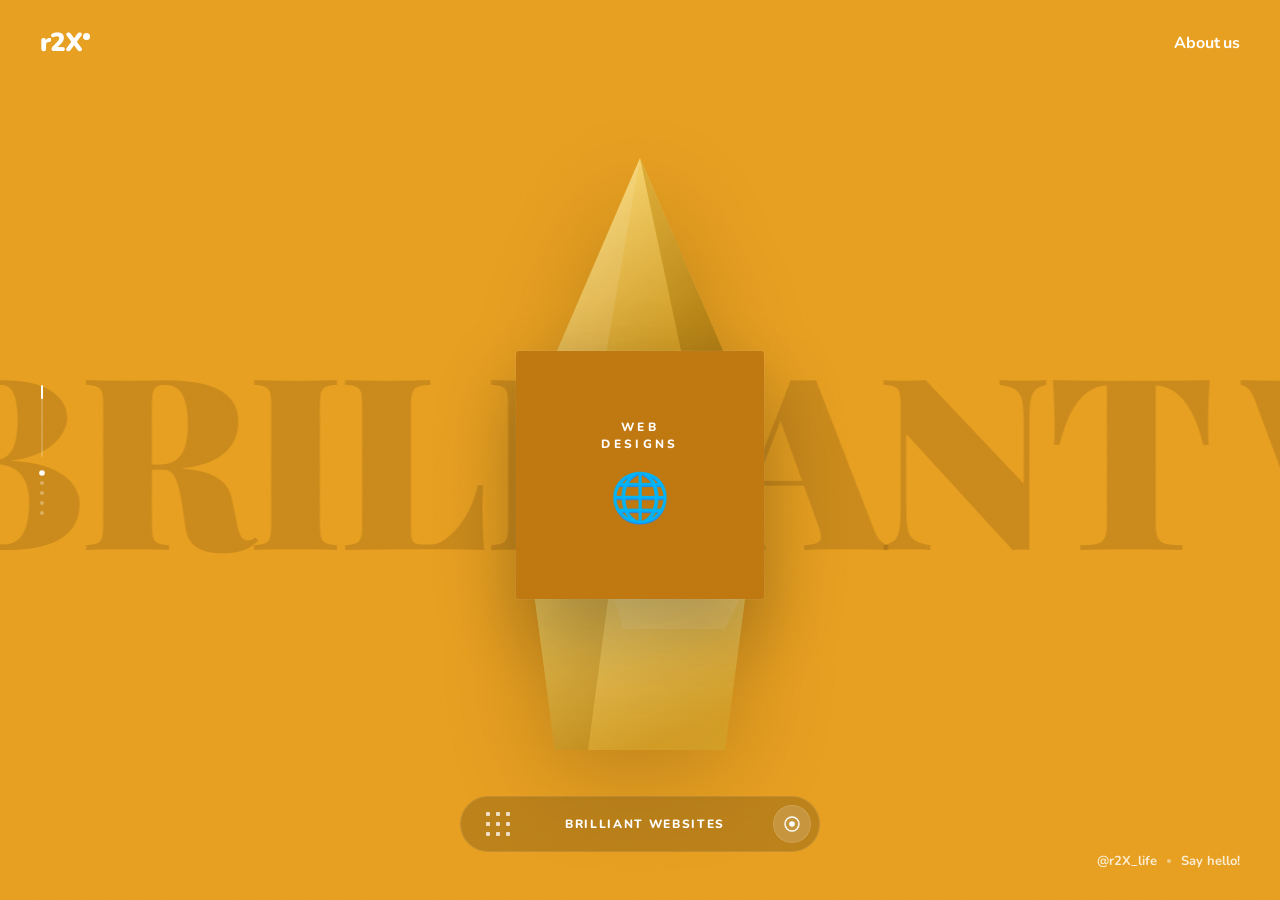
<file: index.html>
<!DOCTYPE html>
<html lang="en">
<head>
  <!-- Primary Meta Tags -->
  <meta charset="UTF-8" />
  <meta name="viewport" content="width=device-width, initial-scale=1.0" />
  <title>r2X Studio — Freelance Web Design, Branding &amp; UI/UX Services in India</title>
  <meta name="description" content="r2X Studio is a freelance web design and branding studio based in Mumbai, India. We craft stunning websites, brand identities, portfolios, and e-commerce stores for businesses worldwide." />
  <meta name="keywords" content="freelance web designer India, web design Mumbai, branding agency India, UI UX designer freelance, portfolio website design India, e-commerce website development Mumbai" />
  <meta name="author" content="r2X Studio" />
  <meta name="robots" content="index, follow" />
  <link rel="canonical" href="https://whalevoice.in/" />

  <!-- Open Graph / Facebook -->
  <meta property="og:type" content="website" />
  <meta property="og:url" content="https://whalevoice.in/" />
  <meta property="og:title" content="r2X Studio — Freelance Web Design &amp; Branding in India" />
  <meta property="og:description" content="We design with passion and purpose. r2X Studio crafts websites, brand identities, and digital experiences for clients in India and worldwide." />
  <meta property="og:image" content="https://whalevoice.in/og-image.jpg" />
  <meta property="og:locale" content="en_IN" />
  <meta property="og:site_name" content="r2X Studio" />

  <!-- Twitter Card -->
  <meta name="twitter:card" content="summary_large_image" />
  <meta name="twitter:title" content="r2X Studio — Freelance Web Design &amp; Branding in India" />
  <meta name="twitter:description" content="We design with passion and purpose. r2X Studio crafts websites, brand identities, and digital experiences for clients worldwide." />
  <meta name="twitter:image" content="https://whalevoice.in/og-image.jpg" />

  <!-- Preconnect to external resources -->
  <link rel="preconnect" href="https://fonts.googleapis.com" />
  <link rel="preconnect" href="https://fonts.gstatic.com" crossorigin />

  <!-- Favicon -->
  <link rel="icon" type="image/png" href="/adf.png" />
  <link rel="apple-touch-icon" href="/adf.png" />

  <!-- Structured Data: Organization -->
  <script type="application/ld+json">
  {
    "@context": "https://schema.org",
    "@type": "ProfessionalService",
    "name": "r2X Studio",
    "url": "https://whalevoice.in",
    "logo": "https://whalevoice.in/adf.png",
    "description": "Freelance web design, branding, and UI/UX studio based in Mumbai, India.",
    "telephone": "+918446638364",
    "email": "rising2X.life@gmail.com",
    "address": {
      "@type": "PostalAddress",
      "addressLocality": "Mumbai",
      "addressRegion": "Maharashtra",
      "addressCountry": "IN"
    },
    "areaServed": ["India", "Worldwide"],
    "serviceType": ["Web Design", "Brand Identity", "UI/UX Design", "E-Commerce Development", "Portfolio Website"],
    "sameAs": [
      "https://instagram.com/r2X_life"
    ],
    "founder": [
      { "@type": "Person", "name": "Divyanshu Singh" },
      { "@type": "Person", "name": "Shivanshu Tripathi" }
    ],
    "subjectOf": {
      "@type": "Blog",
      "name": "r2X Studio Blog",
      "url": "https://whalevoice.in/blog/"
    }
  }
  </script>

  <link rel="stylesheet" href="css/globals.css"/>
  <link rel="stylesheet" href="css/index.css"/>
</head>
<body>

  <!-- SEO: Hidden H1 for search engines -->
  <h1 style="position:absolute;width:1px;height:1px;overflow:hidden;clip:rect(0,0,0,0);opacity:0;">
    r2X Studio — Freelance Web Design, Branding &amp; UI/UX Services in India
  </h1>

  <div id="cursor"></div>

  <div id="slider">
    <div id="bg-text"></div>

    <nav>
      <a class="nav-logo" href="index.html">r2X<span class="logo-dot"></span></a>
      <a class="nav-about" href="pages/about.html">About us</a>
      <!-- <a class="nav-about" href="/blog/">Blog</a> -->
    </nav>

    <div id="progress-bar">
      <div class="prog-track">
        <div class="prog-fill" id="prog-fill" style="height:20%"></div>
      </div>
      <div class="prog-dots">
        <div class="prog-dot active"></div>
        <div class="prog-dot"></div>
        <div class="prog-dot"></div>
        <div class="prog-dot"></div>
        <div class="prog-dot"></div>
      </div>
    </div>

    <div id="stage">
      <!-- Top paper -->
      <div class="paper-top">
        <svg id="svg-paper-top" viewBox="0 0 230 215" fill="none" xmlns="http://www.w3.org/2000/svg">
          <defs>
            <linearGradient id="gtop1" x1="0" y1="0" x2="0.6" y2="1">
              <stop offset="0%"   stop-color="rgba(255,230,140,0.92)"/>
              <stop offset="100%" stop-color="rgba(210,160,40,0.78)"/>
            </linearGradient>
            <linearGradient id="gtop2" x1="0.4" y1="0" x2="1" y2="1">
              <stop offset="0%"   stop-color="rgba(210,160,40,0.78)"/>
              <stop offset="100%" stop-color="rgba(160,110,10,0.70)"/>
            </linearGradient>
          </defs>
          <path d="M28 210 L115 8 L202 210 Z" fill="url(#gtop1)"/>
          <path d="M115 8 L202 210 L158 210 Z" fill="url(#gtop2)"/>
          <path d="M115 8 L80 210 L28 210 Z"  fill="rgba(255,255,255,0.10)"/>
        </svg>
      </div>

      <!-- Card -->
      <div class="proj-card" id="proj-card">
        <div class="proj-card-inner">
          <div>
            <span class="card-title-top" id="card-title-top">r2X</span>
            <span class="card-title-bot" id="card-title-bot">STUDIO</span>
          </div>
          <div class="card-icon" id="card-icon"></div>
        </div>
      </div>

      <!-- Bottom paper -->
      <div class="paper-bottom">
        <svg id="svg-paper-bot" viewBox="0 0 230 165" fill="none" xmlns="http://www.w3.org/2000/svg">
          <defs>
            <linearGradient id="gbot1" x1="0" y1="0" x2="0.5" y2="1">
              <stop offset="0%"   stop-color="rgba(255,230,140,0.92)"/>
              <stop offset="100%" stop-color="rgba(210,160,40,0.78)"/>
            </linearGradient>
            <linearGradient id="gbot2" x1="0.5" y1="0" x2="1" y2="1">
              <stop offset="0%"   stop-color="rgba(210,160,40,0.78)"/>
              <stop offset="100%" stop-color="rgba(160,110,10,0.70)"/>
            </linearGradient>
          </defs>
          <path d="M8 0 L222 0 L200 165 L30 165 Z"       fill="url(#gbot1)"/>
          <path d="M8 0 L85 0 L63 165 L30 165 Z"         fill="url(#gbot2)" opacity="0.55"/>
          <path d="M85 0 L222 0 L200 44 L98 44 Z"        fill="rgba(255,255,255,0.09)"/>
        </svg>
      </div>
    </div>

    <div id="bottom-bar">
      <div class="bar-grid-btn">
        <span></span><span></span><span></span>
        <span></span><span></span><span></span>
        <span></span><span></span><span></span>
      </div>
      <div class="bar-name" id="bar-name">r2X STUDIO</div>
      <div class="bar-arrow-btn">
        <svg viewBox="0 0 16 16" fill="none" xmlns="http://www.w3.org/2000/svg">
          <circle cx="8" cy="8" r="7" stroke="white" stroke-width="1.4"/>
          <circle cx="8" cy="8" r="2.8" fill="white"/>
        </svg>
      </div>
    </div>

    <!-- <div id="bottom-left">
      <a href="#" class="active">IT</a>
      <div class="sep-dot"></div>
      <a href="#">EN</a>
    </div> -->

    <div id="bottom-right">
      <a href="https://instagram.com/r2X_life" target="_blank">@r2X_life</a>
      <div class="sep-dot"></div>
      <a href="pages/about.html#contact">Say hello!</a>
    </div>
  </div>

  <script src="js/shared.js"></script>
  <script src="js/index.js"></script>

</body>
</html>
</file>
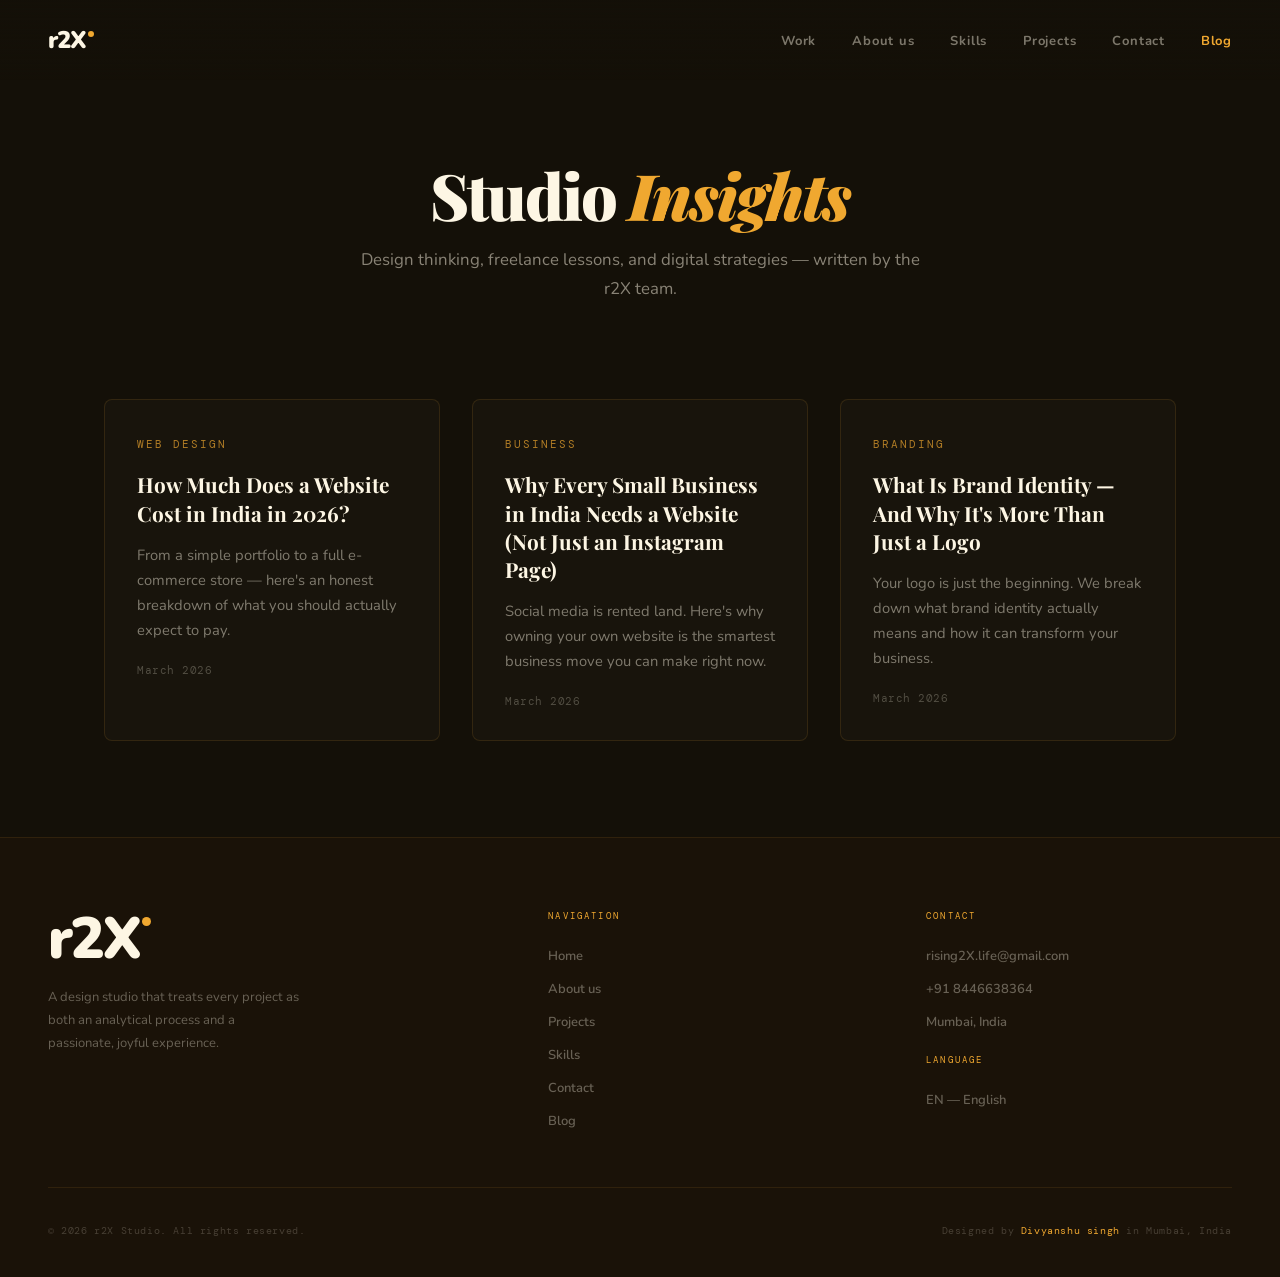
<file: blog/index.html>
<!DOCTYPE html>
<html lang="en">
<head>
  <meta charset="UTF-8" />
  <meta name="viewport" content="width=device-width, initial-scale=1.0" />
  <title>Blog — r2X Studio | Web Design &amp; Branding Insights</title>
  <meta name="description" content="Read articles on web design, brand identity, freelancing, and building digital businesses — by the team at r2X Studio, Mumbai." />
  <meta name="robots" content="index, follow" />
  <link rel="canonical" href="https://whalevoice.in/blog/" />

  <!-- Open Graph -->
  <meta property="og:type" content="website" />
  <meta property="og:url" content="https://whalevoice.in/blog/" />
  <meta property="og:title" content="Blog — r2X Studio | Web Design & Branding Insights" />
  <meta property="og:description" content="Read articles on web design, brand identity, freelancing, and building digital businesses — by the team at r2X Studio, Mumbai." />
  <meta property="og:image" content="https://whalevoice.in/og-image.jpg" />

  <!-- Twitter Card -->
  <meta name="twitter:card" content="summary_large_image" />
  <meta name="twitter:title" content="Blog — r2X Studio | Web Design & Branding Insights" />
  <meta name="twitter:description" content="Read articles on web design, brand identity, freelancing, and building digital businesses — by r2X Studio." />
  <meta name="twitter:image" content="https://whalevoice.in/og-image.jpg" />

  <!-- Preconnect -->
  <link rel="preconnect" href="https://fonts.googleapis.com" />
  <link rel="preconnect" href="https://fonts.gstatic.com" crossorigin />

  <!-- Favicon -->
  <link rel="icon" type="image/png" href="/adf.png" />
  <link rel="apple-touch-icon" href="/adf.png" />

  <!-- Site CSS -->
  <link rel="stylesheet" href="../css/globals.css" />
  <link rel="stylesheet" href="blog.css" />

  <script type="application/ld+json">
  {
    "@context": "https://schema.org",
    "@type": "Blog",
    "name": "r2X Studio Blog",
    "url": "https://whalevoice.in/blog/",
    "description": "Insights on web design, branding, and freelancing from r2X Studio.",
    "publisher": {
      "@type": "Organization",
      "name": "r2X Studio",
      "url": "https://whalevoice.in"
    }
  }
  </script>
</head>
<body>

  <div id="cursor"></div>

  <!-- Nav -->
  <nav class="about-nav" id="about-nav">
    <a href="../index.html" class="nav-logo">r2X<span class="logo-dot"></span></a>
    <button class="nav-toggle" aria-label="Menu">
      <span></span><span></span><span></span>
    </button>
    <ul class="nav-links">
      <li><a href="../index.html">Work</a></li>
      <li><a href="../pages/about.html">About us</a></li>
      <li><a href="../pages/about.html#skills">Skills</a></li>
      <li><a href="../pages/about.html#projects">Projects</a></li>
      <li><a href="../pages/about.html#contact">Contact</a></li>
      <li><a href="/blog/" class="active">Blog</a></li>
    </ul>
  </nav>

  <main>
    <section class="blog-hero">
      <h1>Studio <em>Insights</em></h1>
      <p>Design thinking, freelance lessons, and digital strategies — written by the r2X team.</p>
    </section>

    <section class="blog-grid">

      <article class="blog-card">
        <span class="blog-tag">Web Design</span>
        <h2><a href="/blog/how-much-does-a-website-cost-in-india.html">
          How Much Does a Website Cost in India in 2026?
        </a></h2>
        <p>From a simple portfolio to a full e-commerce store — here's an honest breakdown of what you should actually expect to pay.</p>
        <span class="blog-date">March 2026</span>
      </article>

      <article class="blog-card">
        <span class="blog-tag">Business</span>
        <h2><a href="/blog/why-every-small-business-needs-a-website.html">
          Why Every Small Business in India Needs a Website (Not Just an Instagram Page)
        </a></h2>
        <p>Social media is rented land. Here's why owning your own website is the smartest business move you can make right now.</p>
        <span class="blog-date">March 2026</span>
      </article>

      <article class="blog-card">
        <span class="blog-tag">Branding</span>
        <h2><a href="/blog/what-is-brand-identity-and-why-it-matters.html">
          What Is Brand Identity — And Why It's More Than Just a Logo
        </a></h2>
        <p>Your logo is just the beginning. We break down what brand identity actually means and how it can transform your business.</p>
        <span class="blog-date">March 2026</span>
      </article>

    </section>
  </main>

  <!-- Footer -->
  <footer>
    <div class="footer-top">
      <div>
        <div class="footer-logo-big">r2X<span class="f-dot"></span></div>
        <p class="footer-tagline">A design studio that treats every project as both an analytical process
          and a passionate, joyful experience.</p>
        <div class="footer-socials"></div>
      </div>

      <div>
        <div class="footer-col-label">Navigation</div>
        <ul class="footer-list">
          <li><a href="../index.html">Home</a></li>
          <li><a href="../pages/about.html">About us</a></li>
          <li><a href="../pages/about.html#projects">Projects</a></li>
          <li><a href="../pages/about.html#skills">Skills</a></li>
          <li><a href="../pages/about.html#contact">Contact</a></li>
          <li><a href="/blog/">Blog</a></li>
        </ul>
      </div>

      <div>
        <div class="footer-col-label">Contact</div>
        <ul class="footer-list">
          <li><a href="mailto:freelance.div06@gmail.com">rising2X.life@gmail.com</a></li>
          <li><a href="tel:+918446638364">+91 8446638364</a></li>
          <li><a href="#">Mumbai, India</a></li>
        </ul>
        <br />
        <div class="footer-col-label">Language</div>
        <ul class="footer-list">
          <li><a href="#">EN — English</a></li>
        </ul>
      </div>
    </div>

    <div class="footer-bottom">
      <span class="footer-copy">© 2026 r2X Studio. All rights reserved.</span>
      <span class="footer-craft">Designed by <em>Divyanshu singh</em> in Mumbai, India</span>
    </div>
  </footer>

  <script src="../js/shared.js"></script>

</body>
</html>
</file>
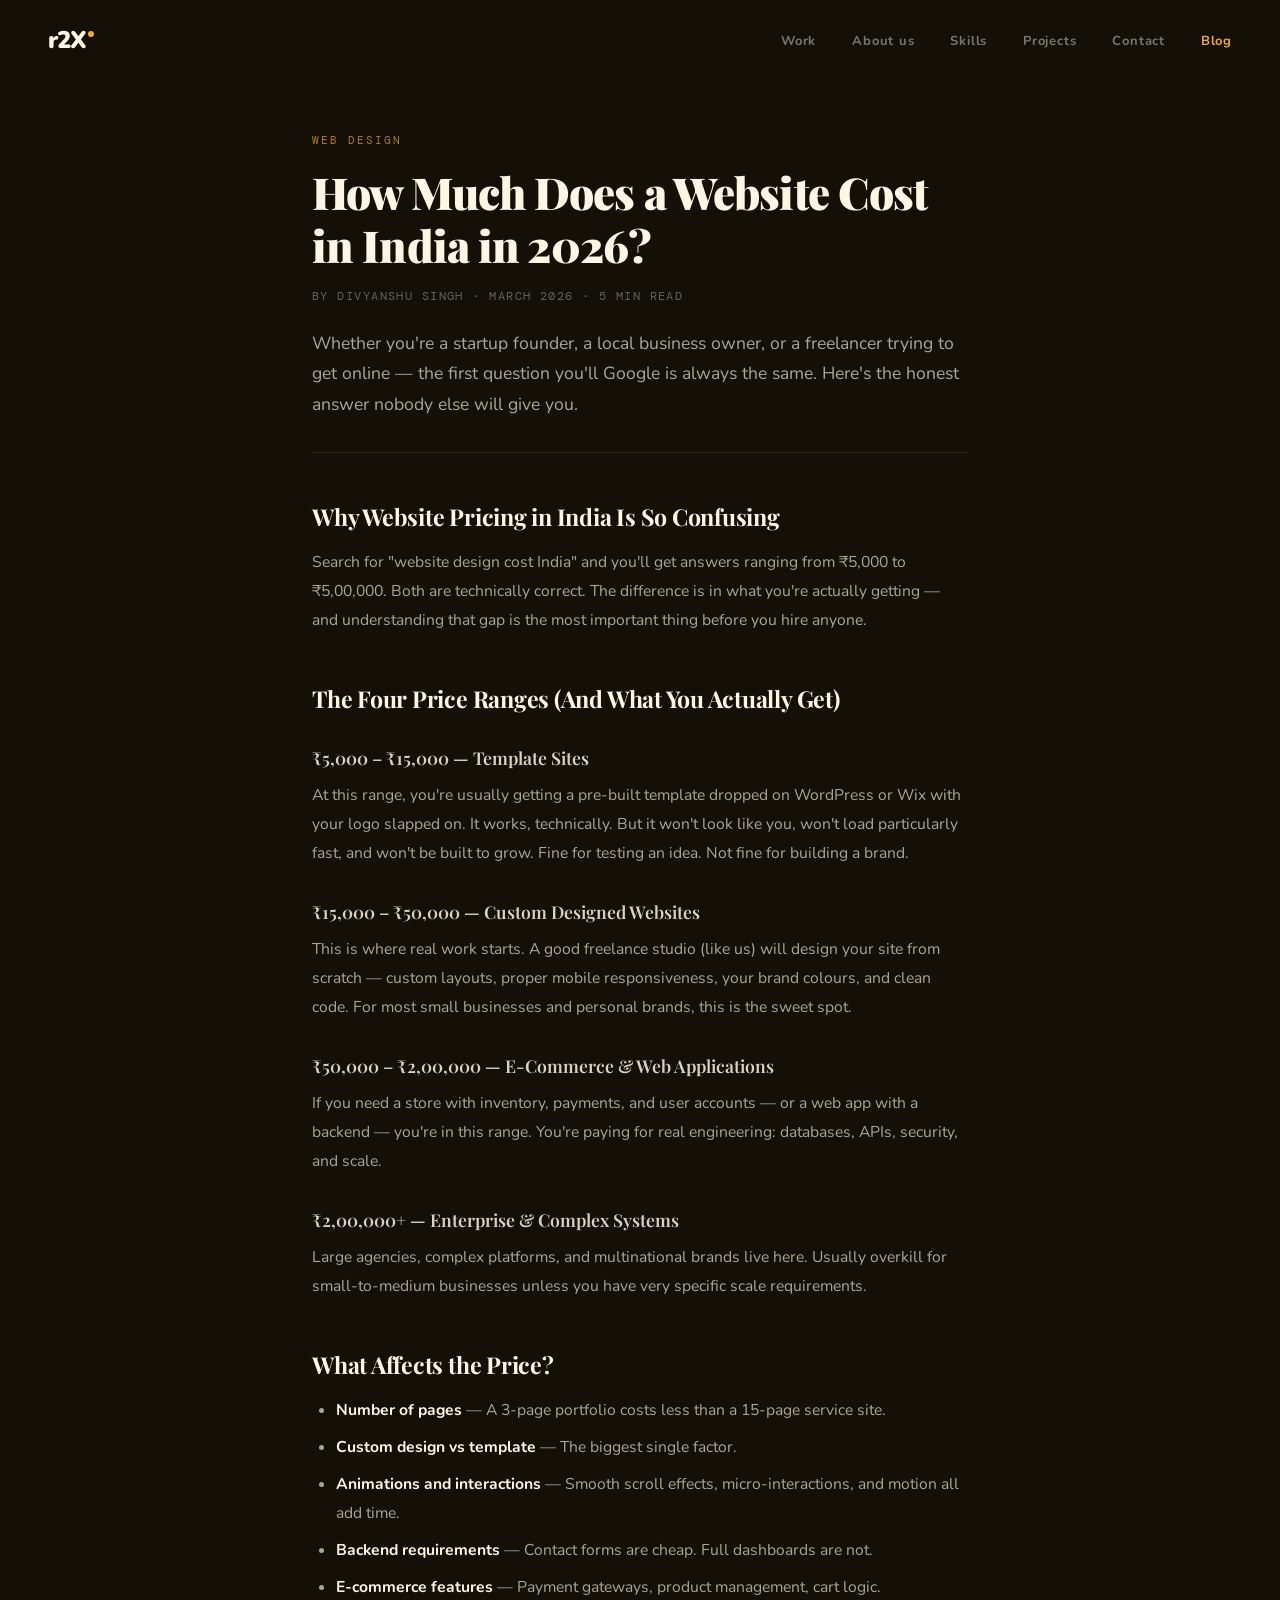
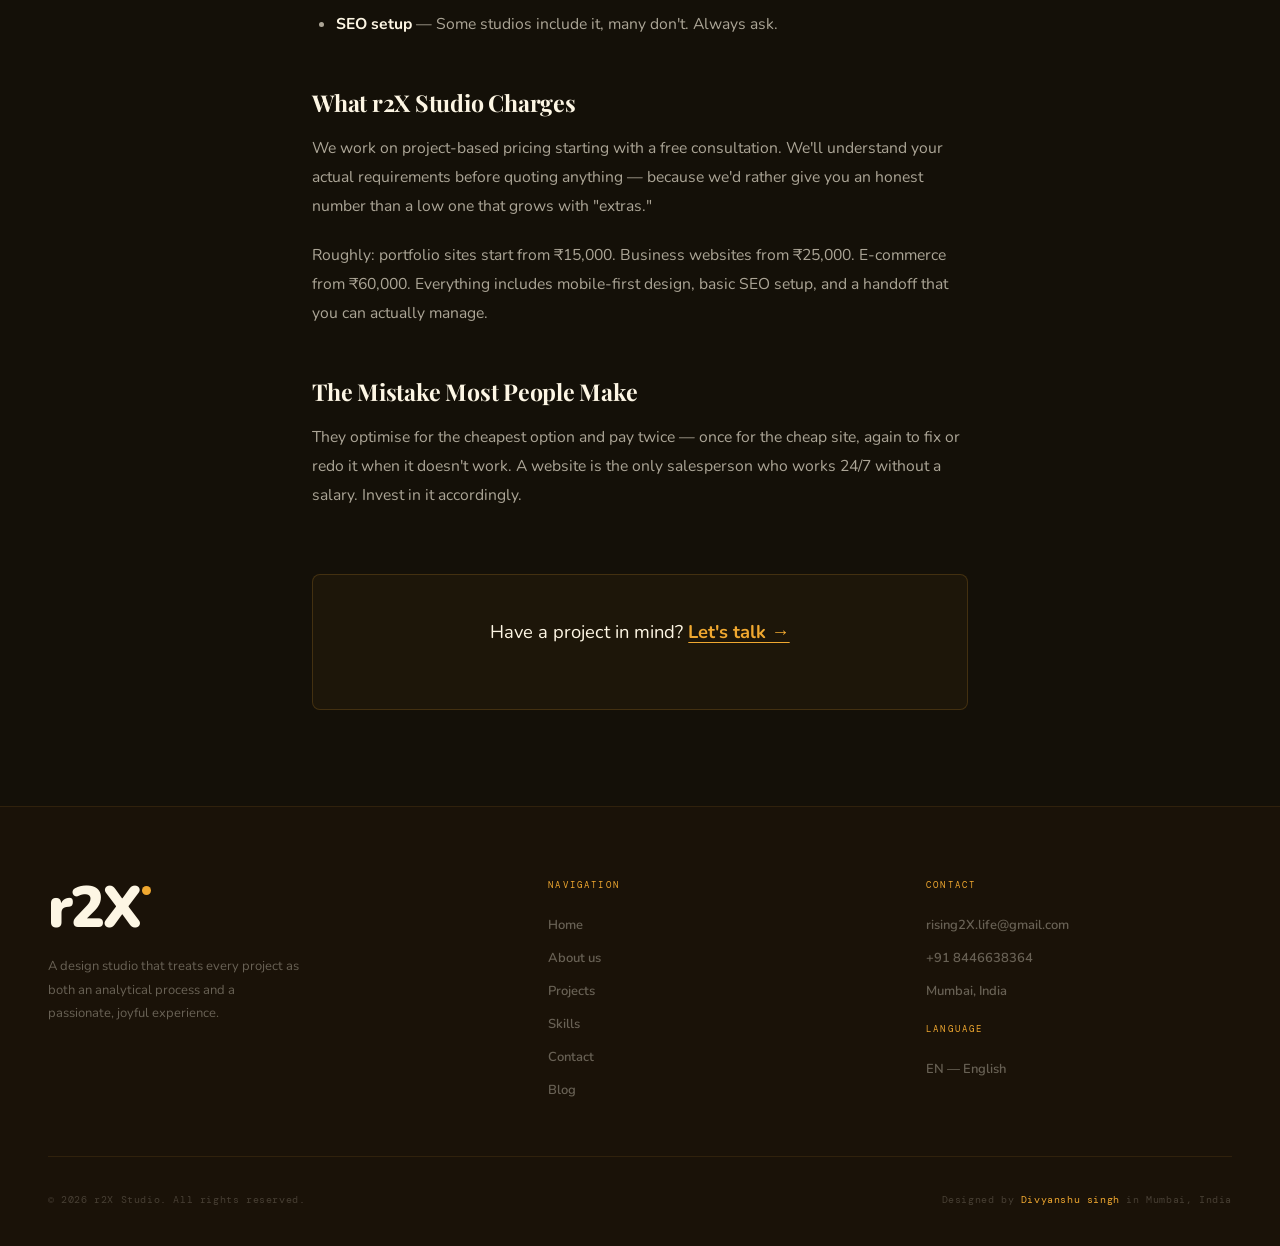
<file: blog/how-much-does-a-website-cost-in-india.html>
<!DOCTYPE html>
<html lang="en">
<head>
  <meta charset="UTF-8" />
  <meta name="viewport" content="width=device-width, initial-scale=1.0" />
  <title>How Much Does a Website Cost in India in 2026? — r2X Studio</title>
  <meta name="description" content="From portfolios to e-commerce, here's an honest breakdown of website design costs in India in 2026 — what you get at each price point and what to watch out for." />
  <meta name="robots" content="index, follow" />
  <link rel="canonical" href="https://whalevoice.in/blog/how-much-does-a-website-cost-in-india.html" />

  <!-- Open Graph -->
  <meta property="og:type" content="article" />
  <meta property="og:url" content="https://whalevoice.in/blog/how-much-does-a-website-cost-in-india.html" />
  <meta property="og:title" content="How Much Does a Website Cost in India in 2026? — r2X Studio" />
  <meta property="og:description" content="From portfolios to e-commerce, here's an honest breakdown of website design costs in India in 2026 — what you get at each price point and what to watch out for." />
  <meta property="og:image" content="https://whalevoice.in/og-image.jpg" />

  <!-- Twitter Card -->
  <meta name="twitter:card" content="summary_large_image" />
  <meta name="twitter:title" content="How Much Does a Website Cost in India in 2026? — r2X Studio" />
  <meta name="twitter:description" content="An honest breakdown of website design and development costs in India." />
  <meta name="twitter:image" content="https://whalevoice.in/og-image.jpg" />

  <!-- Preconnect -->
  <link rel="preconnect" href="https://fonts.googleapis.com" />
  <link rel="preconnect" href="https://fonts.gstatic.com" crossorigin />

  <!-- Favicon -->
  <link rel="icon" type="image/png" href="/adf.png" />
  <link rel="apple-touch-icon" href="/adf.png" />

  <!-- Site CSS -->
  <link rel="stylesheet" href="../css/globals.css" />
  <link rel="stylesheet" href="blog.css" />

  <script type="application/ld+json">
  {
    "@context": "https://schema.org",
    "@type": "Article",
    "headline": "How Much Does a Website Cost in India in 2026?",
    "description": "An honest breakdown of website design and development costs in India.",
    "author": {
      "@type": "Person",
      "name": "Divyanshu Singh"
    },
    "publisher": {
      "@type": "Organization",
      "name": "r2X Studio",
      "url": "https://whalevoice.in"
    },
    "datePublished": "2026-03-27",
    "dateModified": "2026-03-27",
    "url": "https://whalevoice.in/blog/how-much-does-a-website-cost-in-india.html",
    "image": "https://whalevoice.in/og-image.jpg",
    "mainEntityOfPage": "https://whalevoice.in/blog/how-much-does-a-website-cost-in-india.html"
  }
  </script>
</head>
<body>

  <div id="cursor"></div>

  <!-- Nav -->
  <nav class="about-nav" id="about-nav">
    <a href="../index.html" class="nav-logo">r2X<span class="logo-dot"></span></a>
    <button class="nav-toggle" aria-label="Menu">
      <span></span><span></span><span></span>
    </button>
    <ul class="nav-links">
      <li><a href="../index.html">Work</a></li>
      <li><a href="../pages/about.html">About us</a></li>
      <li><a href="../pages/about.html#skills">Skills</a></li>
      <li><a href="../pages/about.html#projects">Projects</a></li>
      <li><a href="../pages/about.html#contact">Contact</a></li>
      <li><a href="/blog/" class="active">Blog</a></li>
    </ul>
  </nav>

  <main class="blog-post">
    <article>
      <header class="post-header">
        <span class="blog-tag">Web Design</span>
        <h1>How Much Does a Website Cost in India in 2026?</h1>
        <p class="post-meta">By Divyanshu Singh · March 2026 · 5 min read</p>
        <p class="post-intro">
          Whether you're a startup founder, a local business owner, or a freelancer trying to get online — 
          the first question you'll Google is always the same. Here's the honest answer nobody else will give you.
        </p>
      </header>

      <section class="post-body">
        <h2>Why Website Pricing in India Is So Confusing</h2>
        <p>
          Search for "website design cost India" and you'll get answers ranging from ₹5,000 to ₹5,00,000. 
          Both are technically correct. The difference is in what you're actually getting — and understanding 
          that gap is the most important thing before you hire anyone.
        </p>

        <h2>The Four Price Ranges (And What You Actually Get)</h2>

        <h3>₹5,000 – ₹15,000 — Template Sites</h3>
        <p>
          At this range, you're usually getting a pre-built template dropped on WordPress or Wix with your 
          logo slapped on. It works, technically. But it won't look like you, won't load particularly fast, 
          and won't be built to grow. Fine for testing an idea. Not fine for building a brand.
        </p>

        <h3>₹15,000 – ₹50,000 — Custom Designed Websites</h3>
        <p>
          This is where real work starts. A good freelance studio (like us) will design your site from 
          scratch — custom layouts, proper mobile responsiveness, your brand colours, and clean code. 
          For most small businesses and personal brands, this is the sweet spot.
        </p>

        <h3>₹50,000 – ₹2,00,000 — E-Commerce &amp; Web Applications</h3>
        <p>
          If you need a store with inventory, payments, and user accounts — or a web app with a backend — 
          you're in this range. You're paying for real engineering: databases, APIs, security, and scale.
        </p>

        <h3>₹2,00,000+ — Enterprise &amp; Complex Systems</h3>
        <p>
          Large agencies, complex platforms, and multinational brands live here. Usually overkill for 
          small-to-medium businesses unless you have very specific scale requirements.
        </p>

        <h2>What Affects the Price?</h2>
        <ul>
          <li><strong>Number of pages</strong> — A 3-page portfolio costs less than a 15-page service site.</li>
          <li><strong>Custom design vs template</strong> — The biggest single factor.</li>
          <li><strong>Animations and interactions</strong> — Smooth scroll effects, micro-interactions, and motion all add time.</li>
          <li><strong>Backend requirements</strong> — Contact forms are cheap. Full dashboards are not.</li>
          <li><strong>E-commerce features</strong> — Payment gateways, product management, cart logic.</li>
          <li><strong>SEO setup</strong> — Some studios include it, many don't. Always ask.</li>
        </ul>

        <h2>What r2X Studio Charges</h2>
        <p>
          We work on project-based pricing starting with a free consultation. We'll understand your 
          actual requirements before quoting anything — because we'd rather give you an honest number 
          than a low one that grows with "extras."
        </p>
        <p>
          Roughly: portfolio sites start from ₹15,000. Business websites from ₹25,000. 
          E-commerce from ₹60,000. Everything includes mobile-first design, basic SEO setup, and 
          a handoff that you can actually manage.
        </p>

        <h2>The Mistake Most People Make</h2>
        <p>
          They optimise for the cheapest option and pay twice — once for the cheap site, again to fix 
          or redo it when it doesn't work. A website is the only salesperson who works 24/7 without 
          a salary. Invest in it accordingly.
        </p>

        <div class="post-cta">
          <p>Have a project in mind? <a href="/pages/about.html#contact">Let's talk →</a></p>
        </div>
      </section>
    </article>
  </main>

  <!-- Footer -->
  <footer>
    <div class="footer-top">
      <div>
        <div class="footer-logo-big">r2X<span class="f-dot"></span></div>
        <p class="footer-tagline">A design studio that treats every project as both an analytical process
          and a passionate, joyful experience.</p>
        <div class="footer-socials"></div>
      </div>

      <div>
        <div class="footer-col-label">Navigation</div>
        <ul class="footer-list">
          <li><a href="../index.html">Home</a></li>
          <li><a href="../pages/about.html">About us</a></li>
          <li><a href="../pages/about.html#projects">Projects</a></li>
          <li><a href="../pages/about.html#skills">Skills</a></li>
          <li><a href="../pages/about.html#contact">Contact</a></li>
          <li><a href="/blog/">Blog</a></li>
        </ul>
      </div>

      <div>
        <div class="footer-col-label">Contact</div>
        <ul class="footer-list">
          <li><a href="mailto:freelance.div06@gmail.com">rising2X.life@gmail.com</a></li>
          <li><a href="tel:+918446638364">+91 8446638364</a></li>
          <li><a href="#">Mumbai, India</a></li>
        </ul>
        <br />
        <div class="footer-col-label">Language</div>
        <ul class="footer-list">
          <li><a href="#">EN — English</a></li>
        </ul>
      </div>
    </div>

    <div class="footer-bottom">
      <span class="footer-copy">© 2026 r2X Studio. All rights reserved.</span>
      <span class="footer-craft">Designed by <em>Divyanshu singh</em> in Mumbai, India</span>
    </div>
  </footer>

  <script src="../js/shared.js"></script>

</body>
</html>
</file>
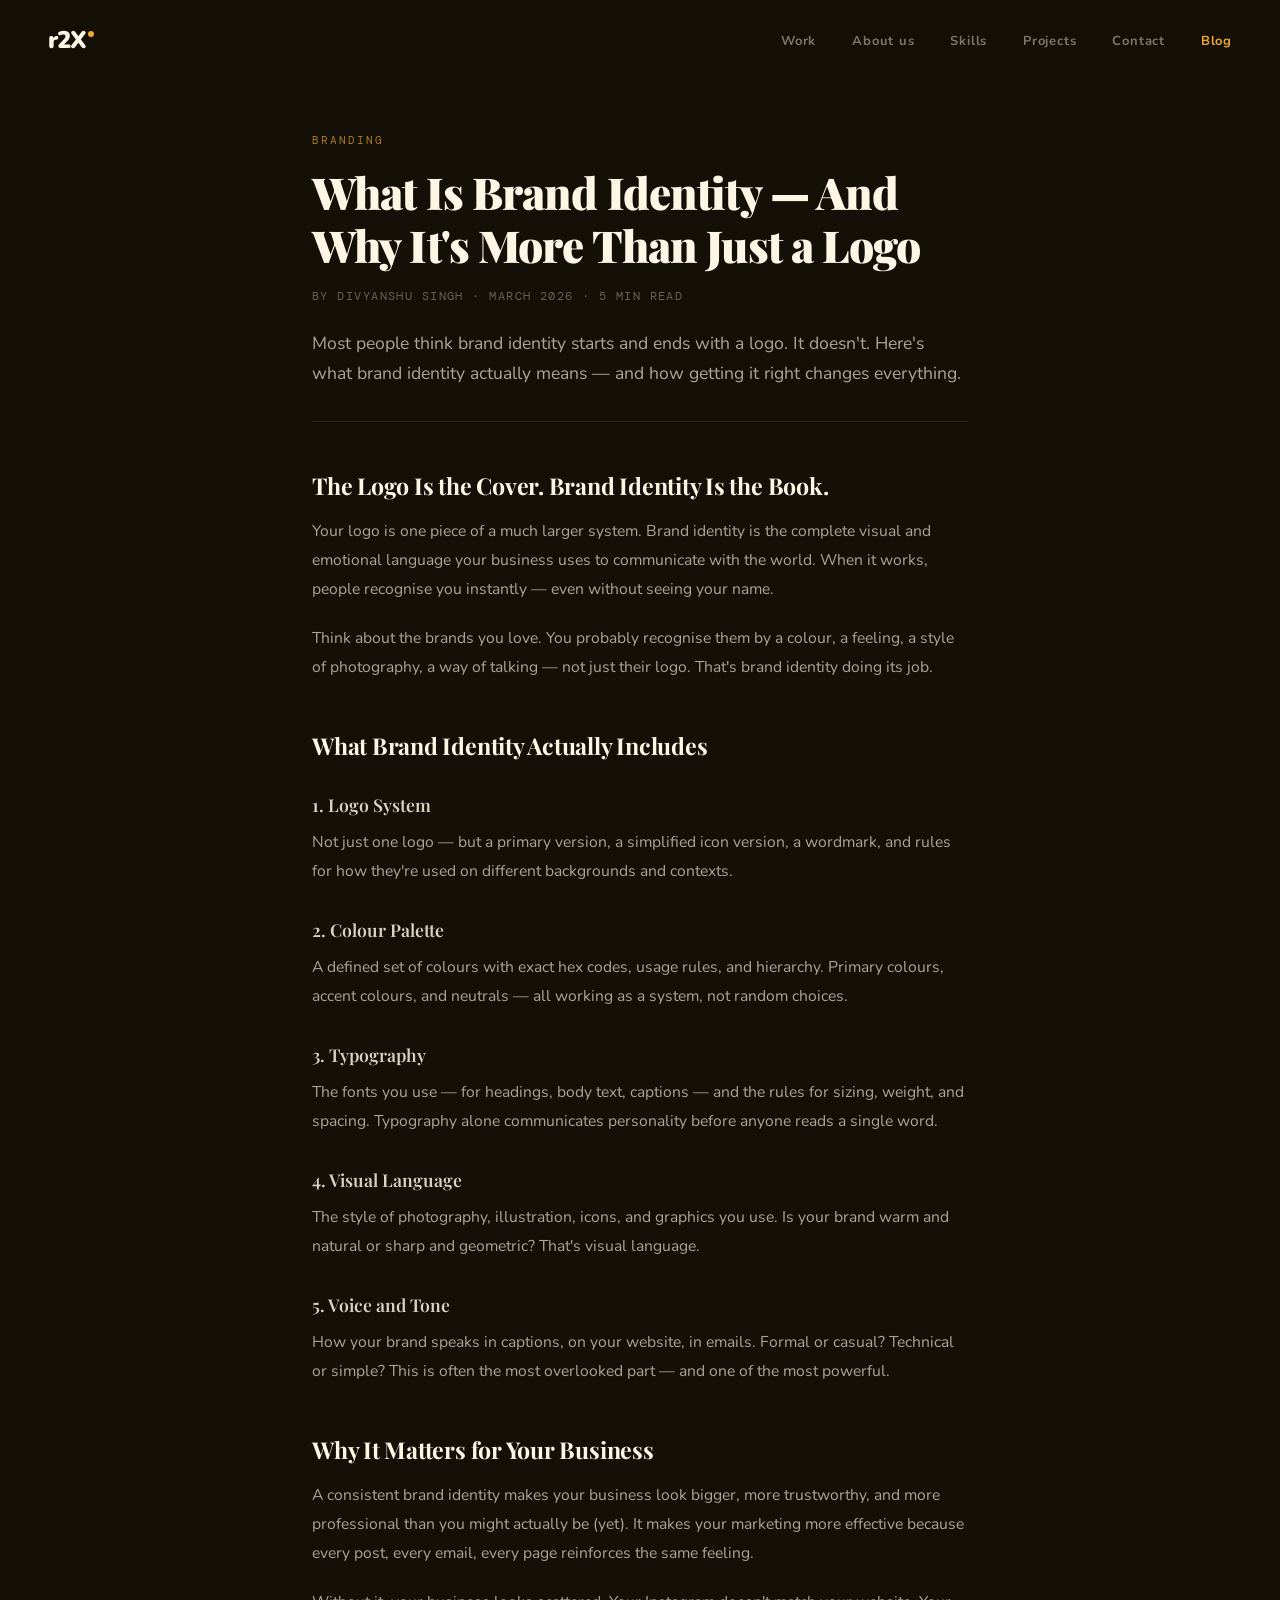
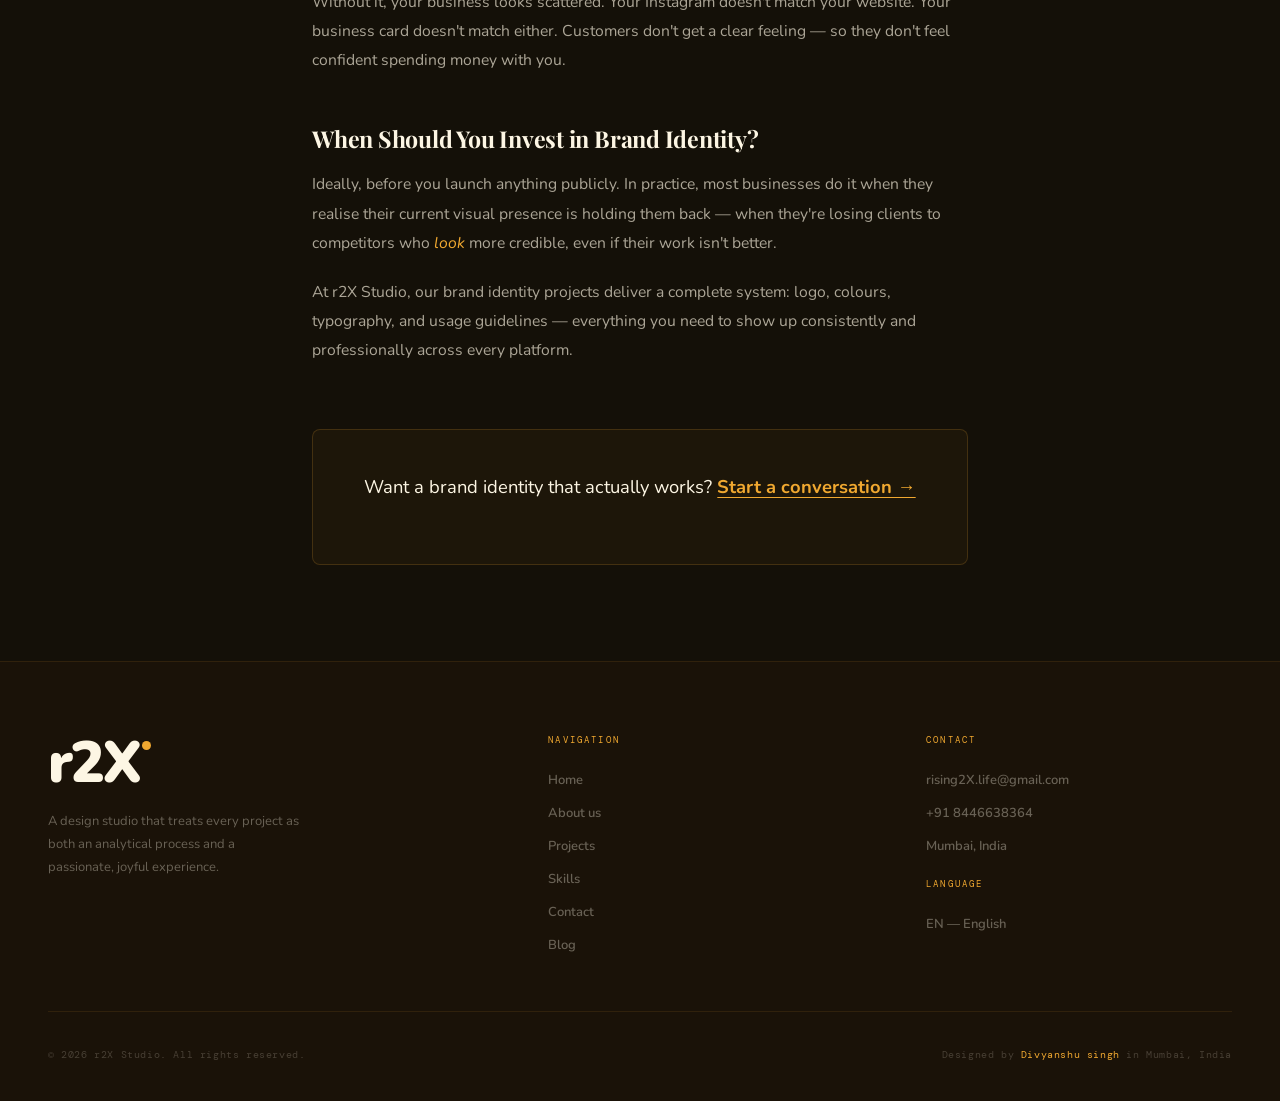
<file: blog/what-is-brand-identity-and-why-it-matters.html>
<!DOCTYPE html>
<html lang="en">
<head>
  <meta charset="UTF-8" />
  <meta name="viewport" content="width=device-width, initial-scale=1.0" />
  <title>What Is Brand Identity — And Why It's More Than Just a Logo — r2X Studio</title>
  <meta name="description" content="Brand identity is not just a logo. It's the complete visual and emotional language of your business. Here's what it actually includes — and why it matters more than you think." />
  <meta name="robots" content="index, follow" />
  <link rel="canonical" href="https://whalevoice.in/blog/what-is-brand-identity-and-why-it-matters.html" />

  <!-- Open Graph -->
  <meta property="og:type" content="article" />
  <meta property="og:url" content="https://whalevoice.in/blog/what-is-brand-identity-and-why-it-matters.html" />
  <meta property="og:title" content="What Is Brand Identity — And Why It's More Than Just a Logo — r2X Studio" />
  <meta property="og:description" content="Brand identity is not just a logo. It's the complete visual and emotional language of your business. Here's what it actually includes — and why it matters more than you think." />
  <meta property="og:image" content="https://whalevoice.in/og-image.jpg" />

  <!-- Twitter Card -->
  <meta name="twitter:card" content="summary_large_image" />
  <meta name="twitter:title" content="What Is Brand Identity — And Why It's More Than Just a Logo — r2X Studio" />
  <meta name="twitter:description" content="A complete breakdown of what brand identity includes and why it matters for your business." />
  <meta name="twitter:image" content="https://whalevoice.in/og-image.jpg" />

  <!-- Preconnect -->
  <link rel="preconnect" href="https://fonts.googleapis.com" />
  <link rel="preconnect" href="https://fonts.gstatic.com" crossorigin />

  <!-- Favicon -->
  <link rel="icon" type="image/png" href="/adf.png" />
  <link rel="apple-touch-icon" href="/adf.png" />

  <!-- Site CSS -->
  <link rel="stylesheet" href="../css/globals.css" />
  <link rel="stylesheet" href="blog.css" />

  <script type="application/ld+json">
  {
    "@context": "https://schema.org",
    "@type": "Article",
    "headline": "What Is Brand Identity — And Why It's More Than Just a Logo",
    "description": "A complete breakdown of what brand identity includes and why it matters for your business.",
    "author": {
      "@type": "Person",
      "name": "Divyanshu Singh"
    },
    "publisher": {
      "@type": "Organization",
      "name": "r2X Studio",
      "url": "https://whalevoice.in"
    },
    "datePublished": "2026-03-27",
    "dateModified": "2026-03-27",
    "url": "https://whalevoice.in/blog/what-is-brand-identity-and-why-it-matters.html"
  }
  </script>
</head>
<body>

  <div id="cursor"></div>

  <!-- Nav -->
  <nav class="about-nav" id="about-nav">
    <a href="../index.html" class="nav-logo">r2X<span class="logo-dot"></span></a>
    <button class="nav-toggle" aria-label="Menu">
      <span></span><span></span><span></span>
    </button>
    <ul class="nav-links">
      <li><a href="../index.html">Work</a></li>
      <li><a href="../pages/about.html">About us</a></li>
      <li><a href="../pages/about.html#skills">Skills</a></li>
      <li><a href="../pages/about.html#projects">Projects</a></li>
      <li><a href="../pages/about.html#contact">Contact</a></li>
      <li><a href="/blog/" class="active">Blog</a></li>
    </ul>
  </nav>

  <main class="blog-post">
    <article>
      <header class="post-header">
        <span class="blog-tag">Branding</span>
        <h1>What Is Brand Identity — And Why It's More Than Just a Logo</h1>
        <p class="post-meta">By Divyanshu Singh · March 2026 · 5 min read</p>
        <p class="post-intro">
          Most people think brand identity starts and ends with a logo. It doesn't. 
          Here's what brand identity actually means — and how getting it right changes everything.
        </p>
      </header>

      <section class="post-body">
        <h2>The Logo Is the Cover. Brand Identity Is the Book.</h2>
        <p>
          Your logo is one piece of a much larger system. Brand identity is the complete visual and 
          emotional language your business uses to communicate with the world. When it works, 
          people recognise you instantly — even without seeing your name.
        </p>
        <p>
          Think about the brands you love. You probably recognise them by a colour, a feeling, a style 
          of photography, a way of talking — not just their logo. That's brand identity doing its job.
        </p>

        <h2>What Brand Identity Actually Includes</h2>

        <h3>1. Logo System</h3>
        <p>
          Not just one logo — but a primary version, a simplified icon version, a wordmark, 
          and rules for how they're used on different backgrounds and contexts.
        </p>

        <h3>2. Colour Palette</h3>
        <p>
          A defined set of colours with exact hex codes, usage rules, and hierarchy. 
          Primary colours, accent colours, and neutrals — all working as a system, not random choices.
        </p>

        <h3>3. Typography</h3>
        <p>
          The fonts you use — for headings, body text, captions — and the rules for sizing, 
          weight, and spacing. Typography alone communicates personality before anyone reads a single word.
        </p>

        <h3>4. Visual Language</h3>
        <p>
          The style of photography, illustration, icons, and graphics you use. 
          Is your brand warm and natural or sharp and geometric? That's visual language.
        </p>

        <h3>5. Voice and Tone</h3>
        <p>
          How your brand speaks in captions, on your website, in emails. 
          Formal or casual? Technical or simple? This is often the most overlooked part — and one of the most powerful.
        </p>

        <h2>Why It Matters for Your Business</h2>
        <p>
          A consistent brand identity makes your business look bigger, more trustworthy, and more professional 
          than you might actually be (yet). It makes your marketing more effective because every post, every 
          email, every page reinforces the same feeling.
        </p>
        <p>
          Without it, your business looks scattered. Your Instagram doesn't match your website. 
          Your business card doesn't match either. Customers don't get a clear feeling — so they don't 
          feel confident spending money with you.
        </p>

        <h2>When Should You Invest in Brand Identity?</h2>
        <p>
          Ideally, before you launch anything publicly. In practice, most businesses do it when they 
          realise their current visual presence is holding them back — when they're losing clients to 
          competitors who <em>look</em> more credible, even if their work isn't better.
        </p>
        <p>
          At r2X Studio, our brand identity projects deliver a complete system: logo, colours, 
          typography, and usage guidelines — everything you need to show up consistently and professionally 
          across every platform.
        </p>

        <div class="post-cta">
          <p>Want a brand identity that actually works? <a href="/pages/about.html#contact">Start a conversation →</a></p>
        </div>
      </section>
    </article>
  </main>

  <!-- Footer -->
  <footer>
    <div class="footer-top">
      <div>
        <div class="footer-logo-big">r2X<span class="f-dot"></span></div>
        <p class="footer-tagline">A design studio that treats every project as both an analytical process
          and a passionate, joyful experience.</p>
        <div class="footer-socials"></div>
      </div>

      <div>
        <div class="footer-col-label">Navigation</div>
        <ul class="footer-list">
          <li><a href="../index.html">Home</a></li>
          <li><a href="../pages/about.html">About us</a></li>
          <li><a href="../pages/about.html#projects">Projects</a></li>
          <li><a href="../pages/about.html#skills">Skills</a></li>
          <li><a href="../pages/about.html#contact">Contact</a></li>
          <li><a href="/blog/">Blog</a></li>
        </ul>
      </div>

      <div>
        <div class="footer-col-label">Contact</div>
        <ul class="footer-list">
          <li><a href="mailto:freelance.div06@gmail.com">rising2X.life@gmail.com</a></li>
          <li><a href="tel:+918446638364">+91 8446638364</a></li>
          <li><a href="#">Mumbai, India</a></li>
        </ul>
        <br />
        <div class="footer-col-label">Language</div>
        <ul class="footer-list">
          <li><a href="#">EN — English</a></li>
        </ul>
      </div>
    </div>

    <div class="footer-bottom">
      <span class="footer-copy">© 2026 r2X Studio. All rights reserved.</span>
      <span class="footer-craft">Designed by <em>Divyanshu singh</em> in Mumbai, India</span>
    </div>
  </footer>

  <script src="../js/shared.js"></script>

</body>
</html>
</file>
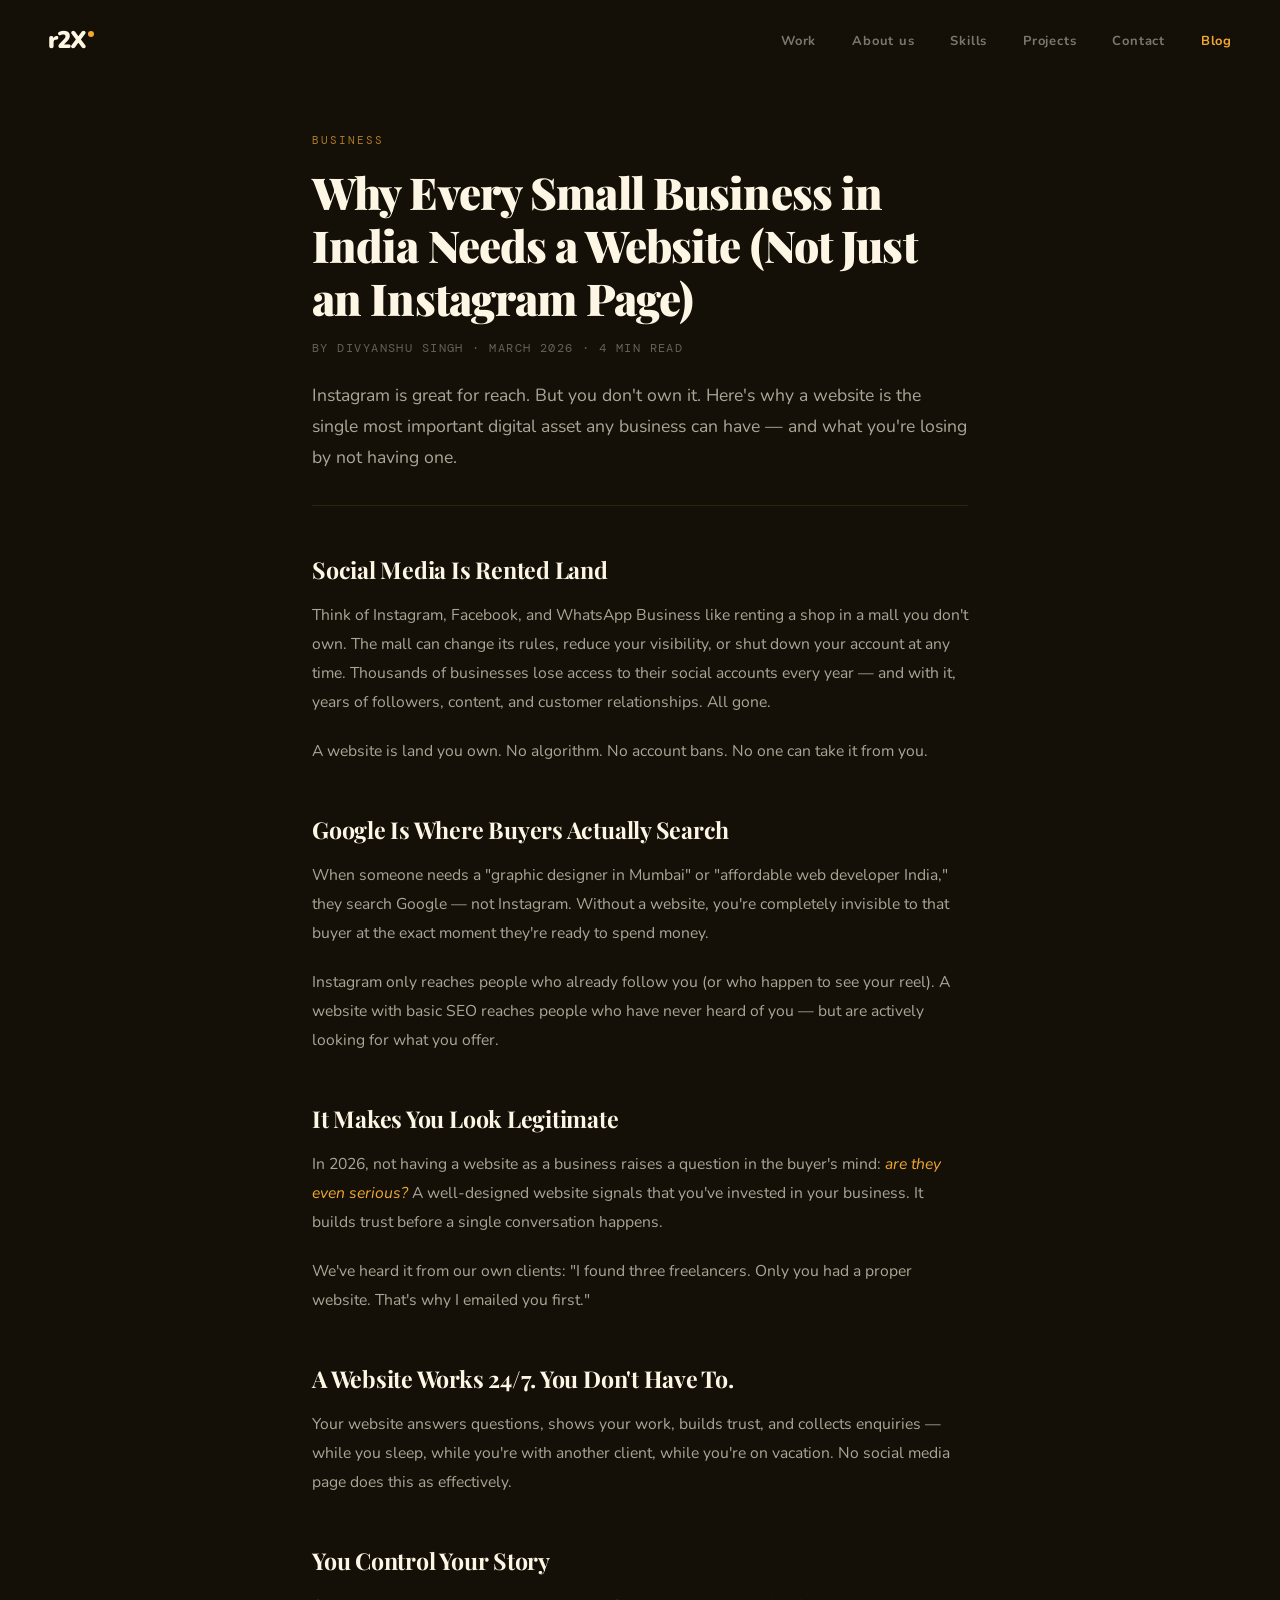
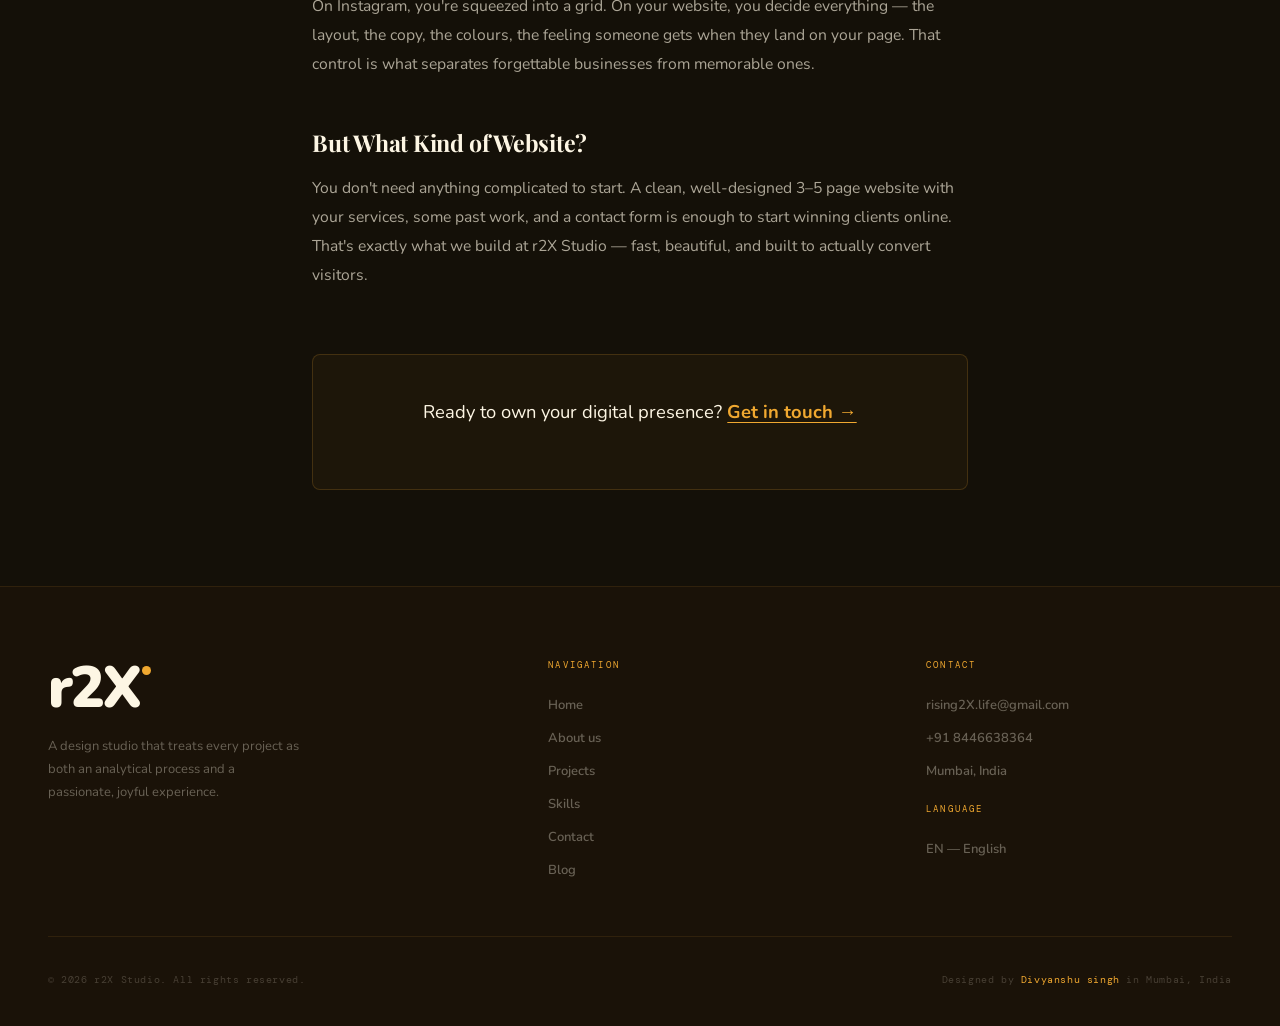
<file: blog/why-every-small-business-needs-a-website.html>
<!DOCTYPE html>
<html lang="en">
<head>
  <meta charset="UTF-8" />
  <meta name="viewport" content="width=device-width, initial-scale=1.0" />
  <title>Why Every Small Business in India Needs a Website in 2026 — r2X Studio</title>
  <meta name="description" content="Still relying only on Instagram for your business? Here's why owning a website — not just a social media page — is the most important digital investment you can make." />
  <meta name="robots" content="index, follow" />
  <link rel="canonical" href="https://whalevoice.in/blog/why-every-small-business-needs-a-website.html" />

  <!-- Open Graph -->
  <meta property="og:type" content="article" />
  <meta property="og:url" content="https://whalevoice.in/blog/why-every-small-business-needs-a-website.html" />
  <meta property="og:title" content="Why Every Small Business in India Needs a Website in 2026 — r2X Studio" />
  <meta property="og:description" content="Still relying only on Instagram for your business? Here's why owning a website — not just a social media page — is the most important digital investment you can make." />
  <meta property="og:image" content="https://whalevoice.in/og-image.jpg" />

  <!-- Twitter Card -->
  <meta name="twitter:card" content="summary_large_image" />
  <meta name="twitter:title" content="Why Every Small Business in India Needs a Website in 2026 — r2X Studio" />
  <meta name="twitter:description" content="Why a website — not just social media — is the most important digital investment for small businesses." />
  <meta name="twitter:image" content="https://whalevoice.in/og-image.jpg" />

  <!-- Preconnect -->
  <link rel="preconnect" href="https://fonts.googleapis.com" />
  <link rel="preconnect" href="https://fonts.gstatic.com" crossorigin />

  <!-- Favicon -->
  <link rel="icon" type="image/png" href="/adf.png" />
  <link rel="apple-touch-icon" href="/adf.png" />

  <!-- Site CSS -->
  <link rel="stylesheet" href="../css/globals.css" />
  <link rel="stylesheet" href="blog.css" />

  <script type="application/ld+json">
  {
    "@context": "https://schema.org",
    "@type": "Article",
    "headline": "Why Every Small Business in India Needs a Website in 2026",
    "description": "Why a website — not just social media — is the most important digital investment for small businesses.",
    "author": {
      "@type": "Person",
      "name": "Divyanshu Singh"
    },
    "publisher": {
      "@type": "Organization",
      "name": "r2X Studio",
      "url": "https://whalevoice.in"
    },
    "datePublished": "2026-03-27",
    "dateModified": "2026-03-27",
    "url": "https://whalevoice.in/blog/why-every-small-business-needs-a-website.html"
  }
  </script>
</head>
<body>

  <div id="cursor"></div>

  <!-- Nav -->
  <nav class="about-nav" id="about-nav">
    <a href="../index.html" class="nav-logo">r2X<span class="logo-dot"></span></a>
    <button class="nav-toggle" aria-label="Menu">
      <span></span><span></span><span></span>
    </button>
    <ul class="nav-links">
      <li><a href="../index.html">Work</a></li>
      <li><a href="../pages/about.html">About us</a></li>
      <li><a href="../pages/about.html#skills">Skills</a></li>
      <li><a href="../pages/about.html#projects">Projects</a></li>
      <li><a href="../pages/about.html#contact">Contact</a></li>
      <li><a href="/blog/" class="active">Blog</a></li>
    </ul>
  </nav>

  <main class="blog-post">
    <article>
      <header class="post-header">
        <span class="blog-tag">Business</span>
        <h1>Why Every Small Business in India Needs a Website (Not Just an Instagram Page)</h1>
        <p class="post-meta">By Divyanshu Singh · March 2026 · 4 min read</p>
        <p class="post-intro">
          Instagram is great for reach. But you don't own it. Here's why a website is the 
          single most important digital asset any business can have — and what you're losing by not having one.
        </p>
      </header>

      <section class="post-body">
        <h2>Social Media Is Rented Land</h2>
        <p>
          Think of Instagram, Facebook, and WhatsApp Business like renting a shop in a mall you don't own. 
          The mall can change its rules, reduce your visibility, or shut down your account at any time. 
          Thousands of businesses lose access to their social accounts every year — and with it, 
          years of followers, content, and customer relationships. All gone.
        </p>
        <p>
          A website is land you own. No algorithm. No account bans. No one can take it from you.
        </p>

        <h2>Google Is Where Buyers Actually Search</h2>
        <p>
          When someone needs a "graphic designer in Mumbai" or "affordable web developer India," they 
          search Google — not Instagram. Without a website, you're completely invisible to that buyer at 
          the exact moment they're ready to spend money.
        </p>
        <p>
          Instagram only reaches people who already follow you (or who happen to see your reel). 
          A website with basic SEO reaches people who have never heard of you — but are actively 
          looking for what you offer.
        </p>

        <h2>It Makes You Look Legitimate</h2>
        <p>
          In 2026, not having a website as a business raises a question in the buyer's mind: 
          <em>are they even serious?</em> A well-designed website signals that you've invested in your 
          business. It builds trust before a single conversation happens.
        </p>
        <p>
          We've heard it from our own clients: "I found three freelancers. Only you had a proper website. 
          That's why I emailed you first."
        </p>

        <h2>A Website Works 24/7. You Don't Have To.</h2>
        <p>
          Your website answers questions, shows your work, builds trust, and collects enquiries — 
          while you sleep, while you're with another client, while you're on vacation. 
          No social media page does this as effectively.
        </p>

        <h2>You Control Your Story</h2>
        <p>
          On Instagram, you're squeezed into a grid. On your website, you decide everything — 
          the layout, the copy, the colours, the feeling someone gets when they land on your page. 
          That control is what separates forgettable businesses from memorable ones.
        </p>

        <h2>But What Kind of Website?</h2>
        <p>
          You don't need anything complicated to start. A clean, well-designed 3–5 page website with 
          your services, some past work, and a contact form is enough to start winning clients online. 
          That's exactly what we build at r2X Studio — fast, beautiful, and built to actually convert visitors.
        </p>

        <div class="post-cta">
          <p>Ready to own your digital presence? <a href="/pages/about.html#contact">Get in touch →</a></p>
        </div>
      </section>
    </article>
  </main>

  <!-- Footer -->
  <footer>
    <div class="footer-top">
      <div>
        <div class="footer-logo-big">r2X<span class="f-dot"></span></div>
        <p class="footer-tagline">A design studio that treats every project as both an analytical process
          and a passionate, joyful experience.</p>
        <div class="footer-socials"></div>
      </div>

      <div>
        <div class="footer-col-label">Navigation</div>
        <ul class="footer-list">
          <li><a href="../index.html">Home</a></li>
          <li><a href="../pages/about.html">About us</a></li>
          <li><a href="../pages/about.html#projects">Projects</a></li>
          <li><a href="../pages/about.html#skills">Skills</a></li>
          <li><a href="../pages/about.html#contact">Contact</a></li>
          <li><a href="/blog/">Blog</a></li>
        </ul>
      </div>

      <div>
        <div class="footer-col-label">Contact</div>
        <ul class="footer-list">
          <li><a href="mailto:freelance.div06@gmail.com">rising2X.life@gmail.com</a></li>
          <li><a href="tel:+918446638364">+91 8446638364</a></li>
          <li><a href="#">Mumbai, India</a></li>
        </ul>
        <br />
        <div class="footer-col-label">Language</div>
        <ul class="footer-list">
          <li><a href="#">EN — English</a></li>
        </ul>
      </div>
    </div>

    <div class="footer-bottom">
      <span class="footer-copy">© 2026 r2X Studio. All rights reserved.</span>
      <span class="footer-craft">Designed by <em>Divyanshu singh</em> in Mumbai, India</span>
    </div>
  </footer>

  <script src="../js/shared.js"></script>

</body>
</html>
</file>
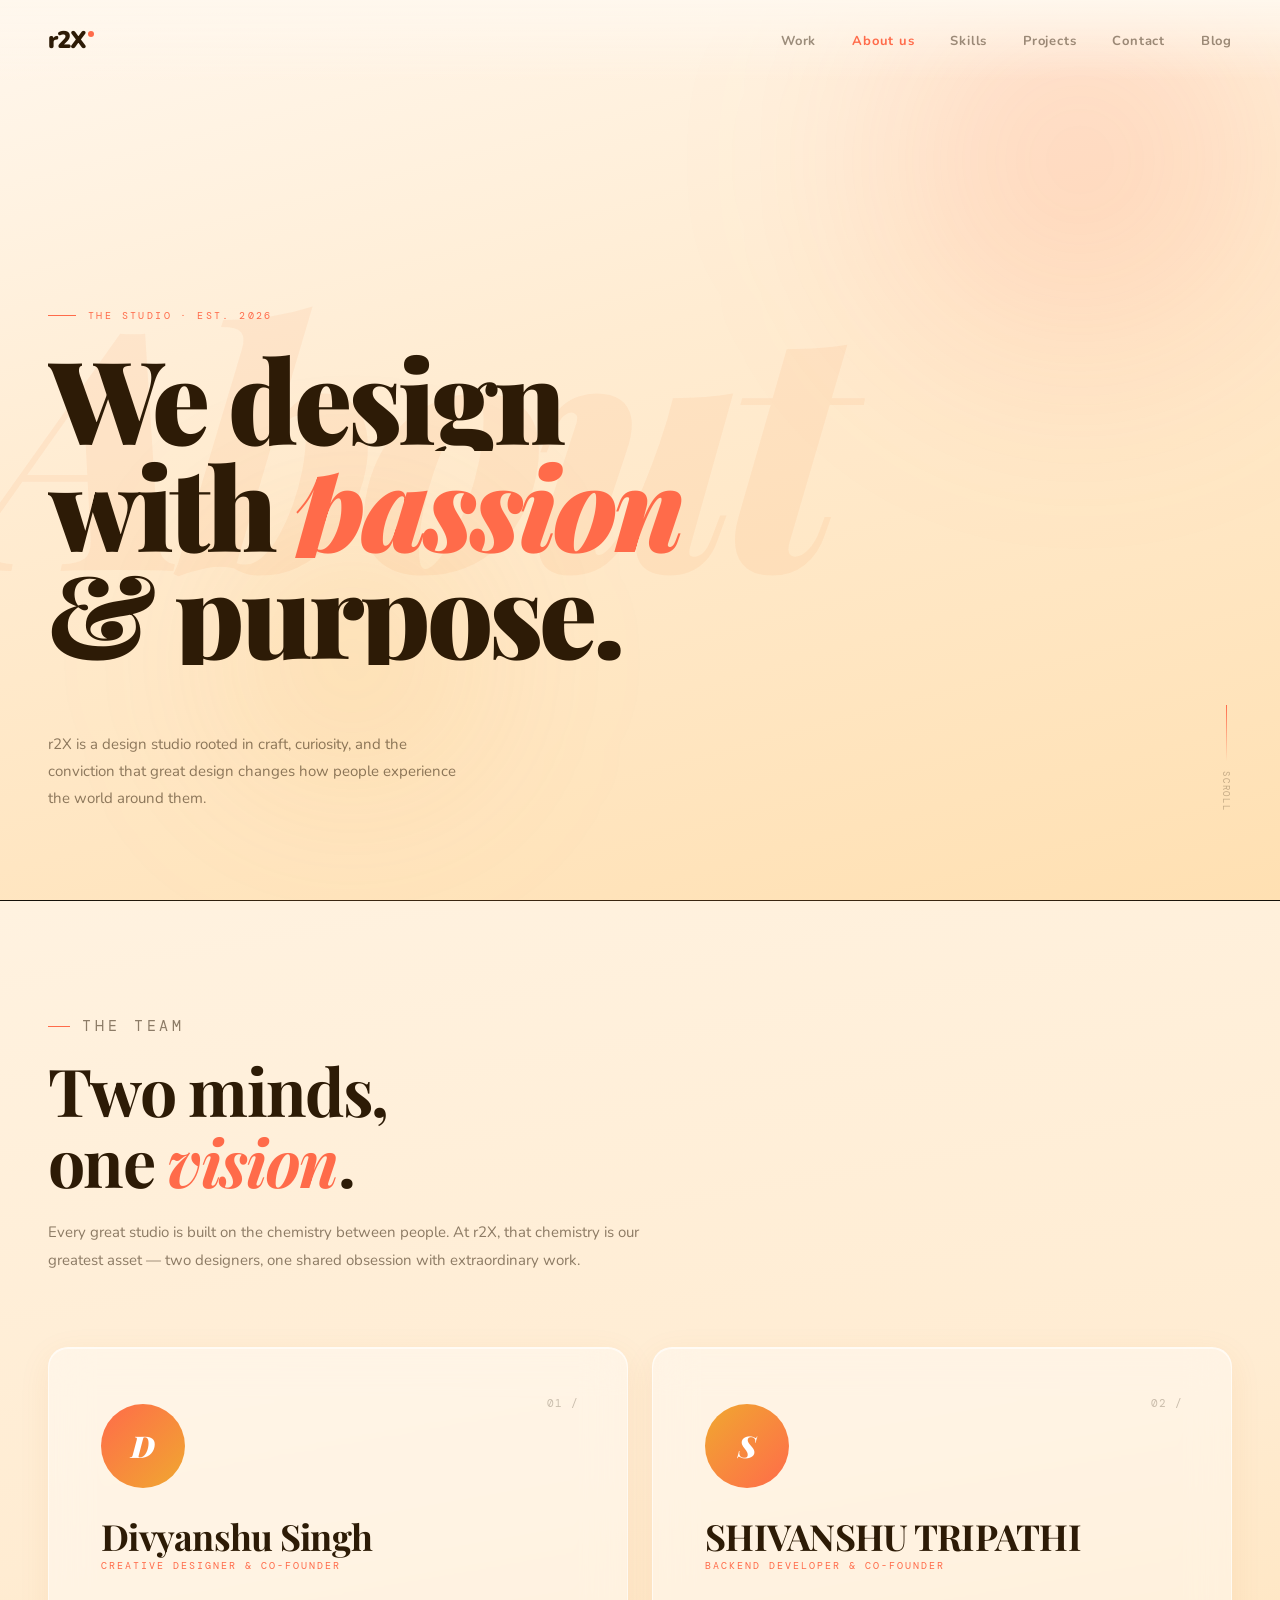
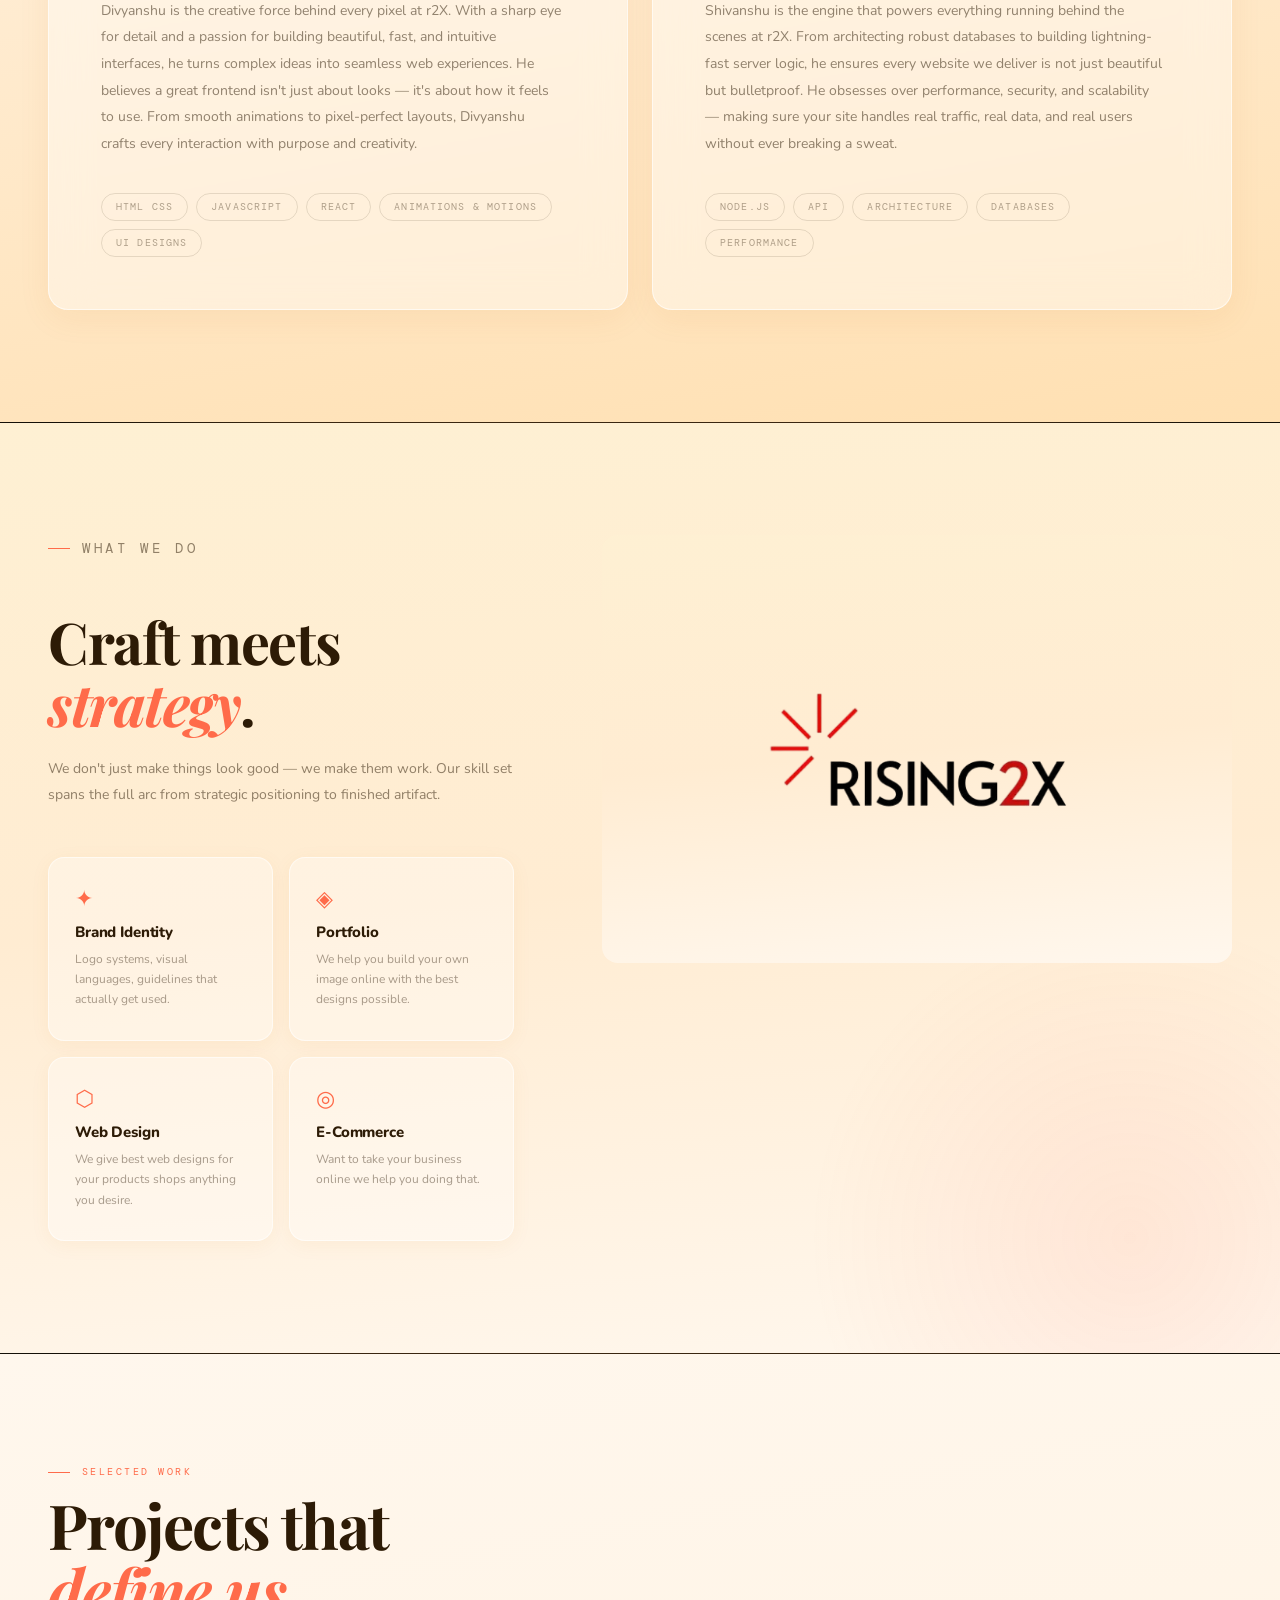
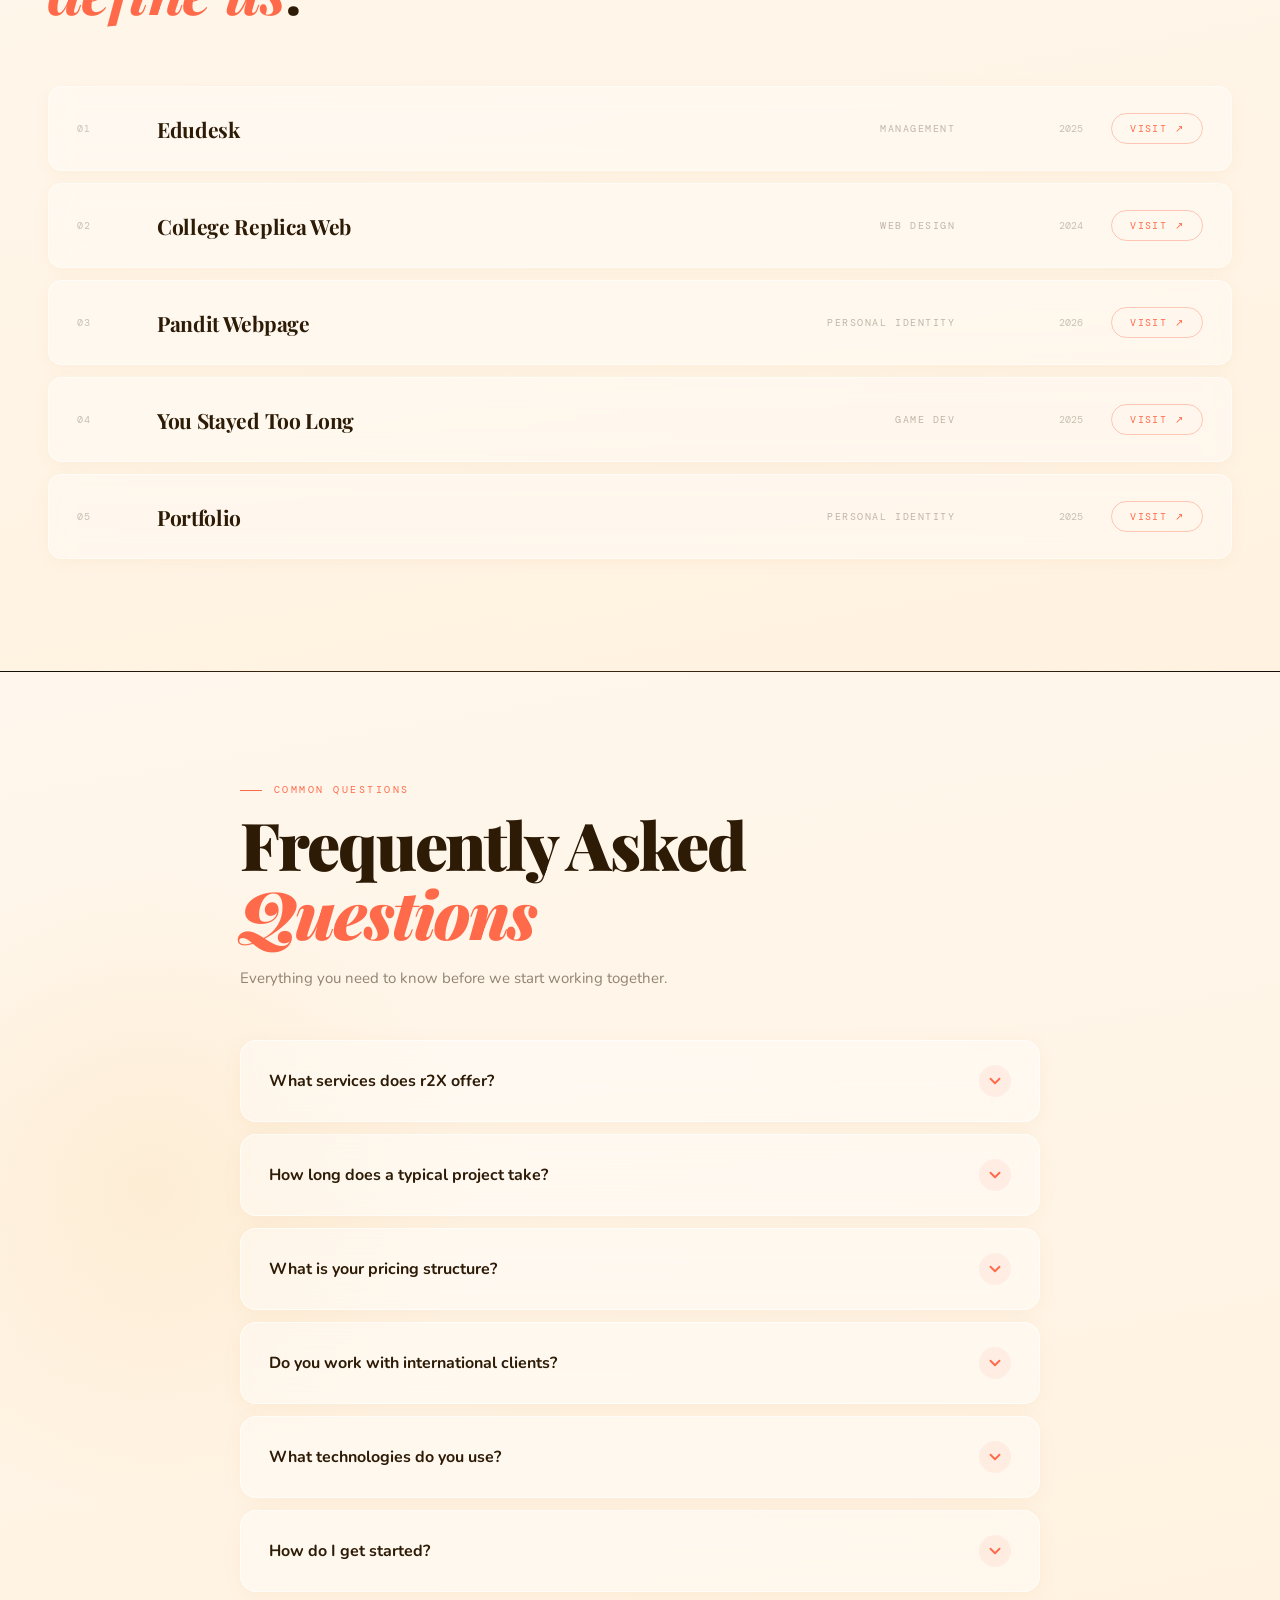
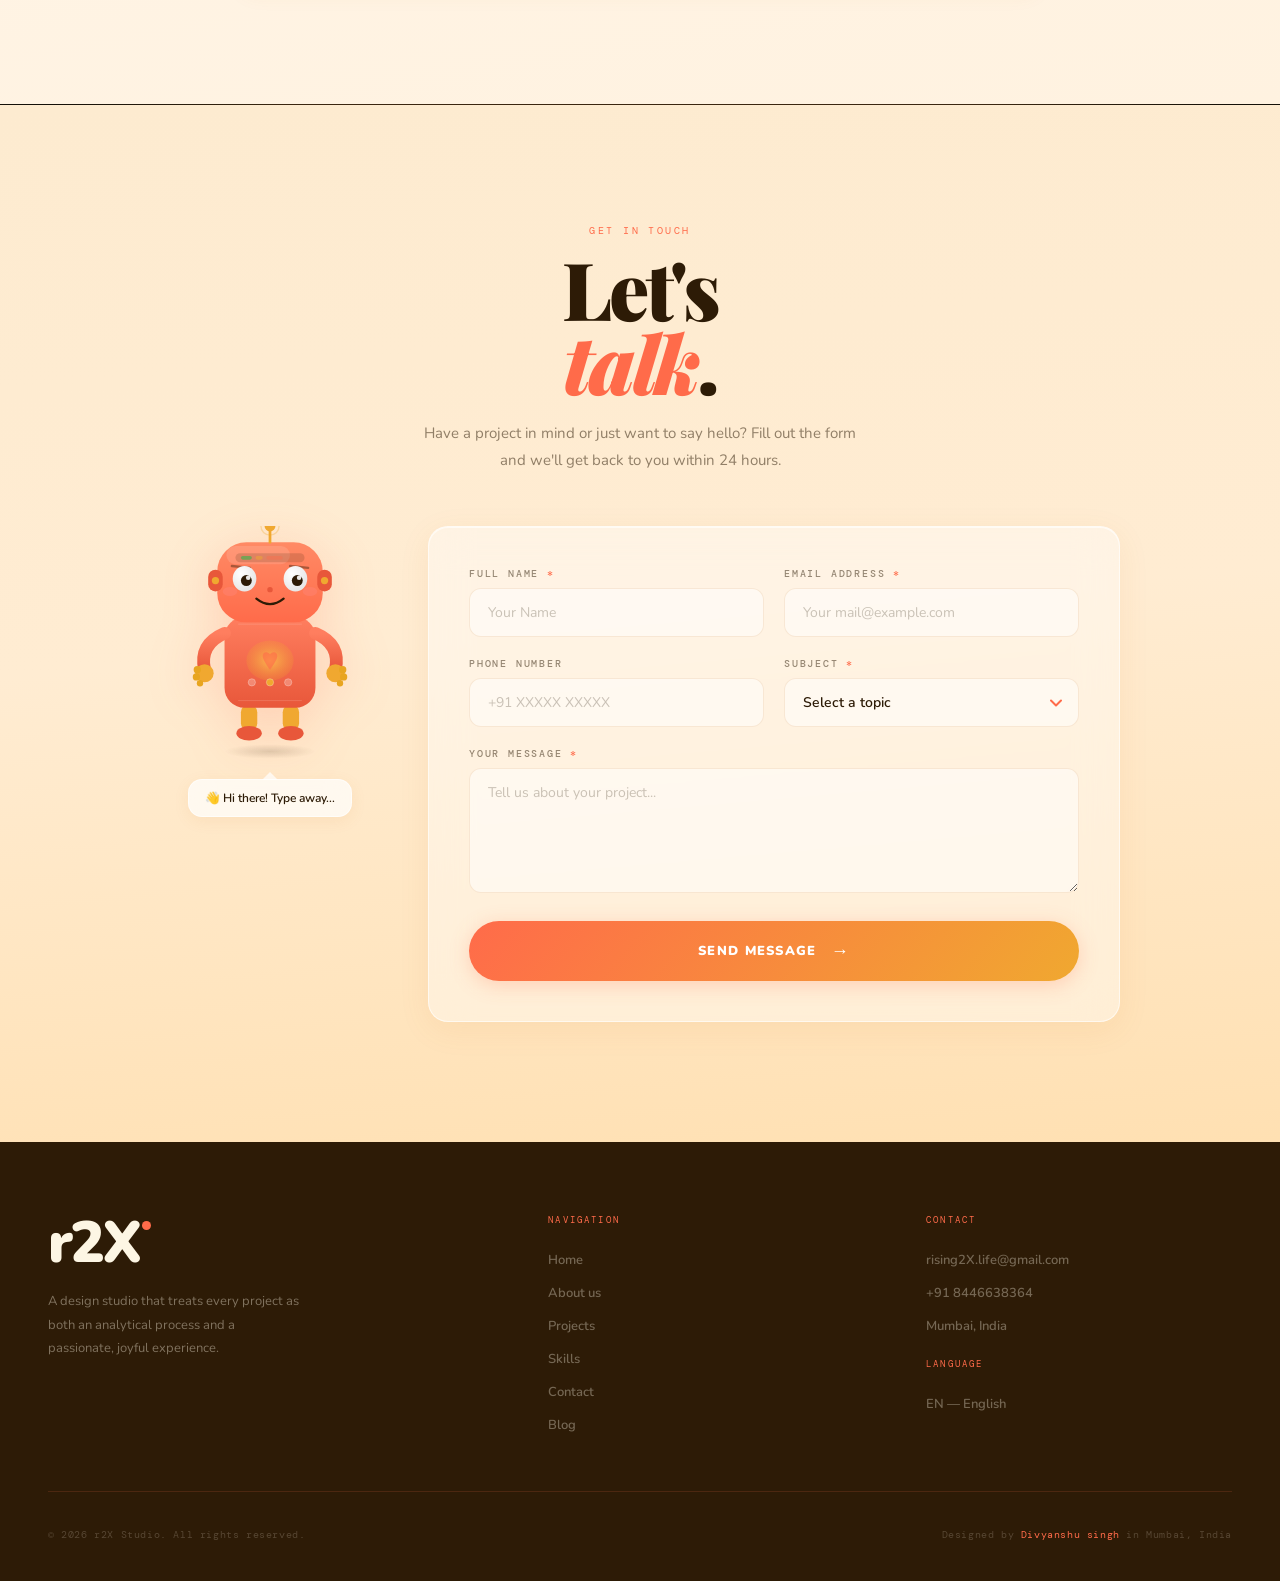
<file: pages/about.html>
<!DOCTYPE html>
<html lang="en">

<head>
  <meta charset="UTF-8" />
  <meta name="viewport" content="width=device-width, initial-scale=1.0" />
  <title>About r2X Studio — Freelance Design Team in Mumbai, India</title>
  <meta name="description" content="Meet the team behind r2X Studio — Divyanshu Singh (UI/UX & Frontend) and Shivanshu Tripathi (Backend). A Mumbai-based freelance design studio building websites and brands for clients worldwide." />
  <meta name="robots" content="index, follow" />
  <link rel="canonical" href="https://whalevoice.in/pages/about.html" />

  <!-- Open Graph -->
  <meta property="og:type" content="website" />
  <meta property="og:url" content="https://whalevoice.in/pages/about.html" />
  <meta property="og:title" content="About r2X Studio — Freelance Design Team in Mumbai" />
  <meta property="og:description" content="Two designers, one vision. r2X Studio is a Mumbai-based freelance studio specialising in web design, branding, and UI/UX." />
  <meta property="og:image" content="https://whalevoice.in/og-image.jpg" />

  <!-- Preconnect to external resources -->
  <link rel="preconnect" href="https://fonts.googleapis.com" />
  <link rel="preconnect" href="https://fonts.gstatic.com" crossorigin />

  <!-- Favicon -->
  <link rel="icon" type="image/png" href="/adf.png" />
  <link rel="apple-touch-icon" href="/adf.png" />

  <!-- Structured Data: About Page -->
  <script type="application/ld+json">
  {
    "@context": "https://schema.org",
    "@type": "AboutPage",
    "name": "About r2X Studio",
    "url": "https://whalevoice.in/pages/about.html",
    "description": "r2X Studio is a freelance web design and branding studio in Mumbai, India, founded by Divyanshu Singh and Shivanshu Tripathi.",
    "mainEntity": {
      "@type": "Organization",
      "name": "r2X Studio",
      "foundingDate": "2026",
      "foundingLocation": "Mumbai, India"
    }
  }
  </script>

  <link rel="stylesheet" href="../css/globals.css" />
  <link rel="stylesheet" href="../css/about.css" />
</head>

<body>

  <div id="cursor"></div>

  <!-- ═══════════════════════════ NAV ═══════════════════════════ -->
  <nav class="about-nav" id="about-nav">
    <a href="../index.html" class="nav-logo">r2X<span class="logo-dot"></span></a>
    <button class="nav-toggle" aria-label="Menu">
      <span></span><span></span><span></span>
    </button>
    <ul class="nav-links">
      <li><a href="../index.html">Work</a></li>
      <li><a href="about.html" class="active">About us</a></li>
      <li><a href="#skills">Skills</a></li>
      <li><a href="#projects">Projects</a></li>
      <li><a href="#contact">Contact</a></li>
      <li><a href="/blog/">Blog</a></li>
    </ul>
  </nav>

  <!-- ═══════════════════════════ HERO ═══════════════════════════ -->
  <section id="hero">
    <div class="hero-bg-word">About</div>
    <div class="hero-orb orb-1"></div>
    <div class="hero-orb orb-2"></div>

    <div style="position:relative;z-index:2;">
      <p class="hero-tag">The Studio · Est. 2026</p>
      <h1 class="hero-title">
        <span class="line"><span>We design</span></span>
        <span class="line"><span>with <em>passion</em></span></span>
        <span class="line"><span>&amp; purpose.</span></span>
      </h1>
      <p class="seo-subtitle" style="display:none;">
        r2X Studio is a freelance web design and branding agency based in Mumbai, India — 
        crafting websites, brand identities, and digital experiences for clients worldwide.
      </p>
      <div class="hero-meta">
        <p class="hero-desc">r2X is a design studio rooted in craft, curiosity, and the conviction that great design
          changes how people experience the world around them.</p>
        <div class="hero-scroll">
          <div class="scroll-line"></div>
          <span>Scroll</span>
        </div>
      </div>
    </div>
  </section>

  <div class="section-divider"></div>

  <!-- ═══════════════════════════ PEOPLE ═══════════════════════════ -->
  <section id="people" class="section-wrap">
    <div class="people-intro reveal">
      <p class="section-eyebrow">The Team</p>
      <h2>Two minds,<br />one <em>vision</em>.</h2>
      <p>Every great studio is built on the chemistry between people. At r2X, that chemistry is our greatest asset — two
        designers, one shared obsession with extraordinary work.</p>
    </div>

    <div class="people-grid">
      <!-- Person 1 -->
      <div class="person-card reveal">
        <div class="person-idx">01 /</div>
        <div class="person-avatar">D</div>
        <div class="person-name">Divyanshu Singh</div>
        <div class="person-role">Creative Designer &amp; Co-founder</div>
        <p class="person-bio">Divyanshu is the creative force behind every pixel at r2X. With a sharp eye for detail and
          a passion for building beautiful, fast, and intuitive interfaces, he turns complex ideas into seamless web
          experiences. He believes a great frontend isn't just about looks — it's about how it feels to use. From smooth
          animations to pixel-perfect layouts, Divyanshu crafts every interaction with purpose and creativity.</p>
        <div class="person-tags">
          <span class="tag">HTML CSS</span>
          <span class="tag">JAVASCRIPT</span>
          <span class="tag">REACT</span>
          <span class="tag">ANIMATIONS & MOTIONS</Span>
          <span class="tag">UI DESIGNS</span>
        </div>
      </div>

      <!-- Person 2 -->
      <div class="person-card reveal reveal-d2">
        <div class="person-idx">02 /</div>
        <div class="person-avatar">S</div>
        <div class="person-name">SHIVANSHU TRIPATHI</div>
        <div class="person-role">BACKEND DEVELOPER &amp; Co-founder</div>
        <p class="person-bio">Shivanshu is the engine that powers everything running behind the scenes at r2X. From
          architecting robust databases to building lightning-fast server logic, he ensures every website we deliver is
          not just beautiful but bulletproof. He obsesses over performance, security, and scalability — making sure your
          site handles real traffic, real data, and real users without ever breaking a sweat.</p>
        <div class="person-tags">
          <span class="tag">NODE.JS</span>
          <span class="tag">API</span>
          <span class="tag">ARCHITECTURE</span>
          <span class="tag">DATABASES</span>
          <span class="tag">PERFORMANCE</span>
        </div>
      </div>
    </div>
  </section>

  <div class="section-divider"></div>

  <!-- ═══════════════════════════ SKILLS ═══════════════════════════ -->
  <section id="skills" class="section-wrap">
    <div class="skills-orb"></div>
    <div class="skills-layout">

      <div class="skills-left">
        <p class="section-eyebrow reveal">What We Do</p>
        <h2 class="reveal">Craft meets<br /><em>strategy</em>.</h2>
        <p class="seo-subtitle" style="display:none;">
          Our freelance services include web design, brand identity, portfolio websites, 
          UI/UX design, and e-commerce development for businesses across India and globally.
        </p>
        <p class="reveal">We don't just make things look good — we make them work. Our skill set spans the full arc from
          strategic positioning to finished artifact.</p>

        <div class="skills-blocks reveal reveal-d1">
          <div class="skill-block">
            <span class="skill-icon-glyph">✦</span>
            <div class="skill-block-name">Brand Identity</div>
            <div class="skill-block-desc">Logo systems, visual languages, guidelines that actually get used.</div>
          </div>
          <div class="skill-block">
            <span class="skill-icon-glyph">◈</span>
            <div class="skill-block-name">Portfolio</div>
            <div class="skill-block-desc">We help you build your own image online with the best designs possible.</div>
          </div>
          <div class="skill-block">
            <span class="skill-icon-glyph">⬡</span>
            <div class="skill-block-name">Web Design</div>
            <div class="skill-block-desc">We give best web designs for your products shops anything you desire.</div>
          </div>
          <div class="skill-block">
            <span class="skill-icon-glyph">◎</span>
            <div class="skill-block-name">E-Commerce</div>
            <div class="skill-block-desc">Want to take your business online we help you doing that.</div>
          </div>
        </div>
      </div>

      <div class="skills-logo reveal reveal-d2">
        <img src="../adf.png" alt="r2X Studio logo — Freelance Web Design and Branding Studio Mumbai" class="skills-logo-img" loading="lazy" />
      </div>

      <!-- <div class="skills-bars-col reveal reveal-d2">
        <p class="section-eyebrow">Proficiency</p>

        <div class="skill-bar-row">
          <div class="skill-bar-label">
            <span class="sbl-name">Brand Identity</span>
            <span class="sbl-pct">97%</span>
          </div>
          <div class="bar-track"><div class="bar-fill" style="width:97%"></div></div>
        </div>

        <div class="skill-bar-row">
          <div class="skill-bar-label">
            <span class="sbl-name">Art Direction</span>
            <span class="sbl-pct">94%</span>
          </div>
          <div class="bar-track"><div class="bar-fill" style="width:94%"></div></div>
        </div>

        <div class="skill-bar-row">
          <div class="skill-bar-label">
            <span class="sbl-name">Typography</span>
            <span class="sbl-pct">96%</span>
          </div>
          <div class="bar-track"><div class="bar-fill" style="width:96%"></div></div>
        </div>

        <div class="skill-bar-row">
          <div class="skill-bar-label">
            <span class="sbl-name">Editorial Design</span>
            <span class="sbl-pct">91%</span>
          </div>
          <div class="bar-track"><div class="bar-fill" style="width:91%"></div></div>
        </div>

        <div class="skill-bar-row">
          <div class="skill-bar-label">
            <span class="sbl-name">Packaging</span>
            <span class="sbl-pct">88%</span>
          </div>
          <div class="bar-track"><div class="bar-fill" style="width:88%"></div></div>
        </div>

        <div class="skill-bar-row">
          <div class="skill-bar-label">
            <span class="sbl-name">Icon Systems</span>
            <span class="sbl-pct">92%</span>
          </div>
          <div class="bar-track"><div class="bar-fill" style="width:92%"></div></div>
        </div>

        <div class="skill-bar-row">
          <div class="skill-bar-label">
            <span class="sbl-name">Motion &amp; Digital</span>
            <span class="sbl-pct">83%</span>
          </div>
          <div class="bar-track"><div class="bar-fill" style="width:83%"></div></div>
        </div>

        <div class="skill-bar-row">
          <div class="skill-bar-label">
            <span class="sbl-name">Strategy &amp; Naming</span>
            <span class="sbl-pct">86%</span>
          </div>
          <div class="bar-track"><div class="bar-fill" style="width:86%"></div></div>
        </div>
      </div> -->

    </div>
  </section>

  <div class="section-divider"></div>

  <!-- ═══════════════════════════ PROJECTS ═══════════════════════════ -->
  <section id="projects" class="section-wrap">
    <div class="proj-head reveal">
      <div>
        <p class="section-eyebrow">Selected Work</p>
        <h2>Projects that<br /><em>define us</em>.</h2>
 </div>
    </div>

     <div class="proj-list">
      <div class="proj-row reveal">
        <span class="proj-row-num">01</span>
        <span class="proj-row-title">Edudesk</span>
        <span class="proj-row-cat">Management</span>
        <span class="proj-row-year">2025</span>
        <a href="https://div0616.github.io/Edudesk/" class="proj-visit-btn" target="_blank" rel="noopener noreferrer">Visit ↗</a>
      </div>
       <div class="proj-row reveal reveal-d1">
        <span class="proj-row-num">02</span>
        <span class="proj-row-title">College Replica Web</span>
        <span class="proj-row-cat">web Design</span>
        <span class="proj-row-year">2024</span>
        <a href="https://rishabhsingh0616.github.io/My_First_repo/" class="proj-visit-btn" target="_blank" rel="noopener noreferrer">Visit ↗</a>
      </div>
      <div class="proj-row reveal reveal-d2">
        <span class="proj-row-num">03</span>
        <span class="proj-row-title">Pandit Webpage</span>
        <span class="proj-row-cat">Personal Identity</span>
        <span class="proj-row-year">2026</span>
        <a href="https://div0616.github.io/Pandit_wesite/" class="proj-visit-btn" target="_blank" rel="noopener noreferrer">Visit ↗</a>
      </div>
     <div class="proj-row reveal reveal-d3">
        <span class="proj-row-num">04</span>
        <span class="proj-row-title">You Stayed Too Long</span>
        <span class="proj-row-cat">Game Dev</span>
        <span class="proj-row-year">2025</span>
        <a href="https://div0616.github.io/You_Stayed_Too_Long/" class="proj-visit-btn" target="_blank" rel="noopener noreferrer">Visit ↗</a>
      </div>
       <div class="proj-row reveal reveal-d4">
        <span class="proj-row-num">05</span>
        <span class="proj-row-title">Portfolio</span>
        <span class="proj-row-cat">Personal Identity</span>
        <span class="proj-row-year">2025</span>
        <a href="https://div0616.github.io/Portfolio/" class="proj-visit-btn" target="_blank" rel="noopener noreferrer">Visit ↗</a>
      </div>
    </div>
  </section>

  <div class="section-divider"></div>

  <!-- ═══════════════════════════════════════════ FAQ ═══════════════════════════════════════════ -->
  <section id="faq" class="section-wrap">
    <div class="faq-bg-orb"></div>
    <div class="faq-inner">
      <p class="section-eyebrow reveal">Common Questions</p>
      <h2 class="faq-h2 reveal">Frequently Asked<br /><em>Questions</em></h2>
      <p class="faq-desc reveal">Everything you need to know before we start working together.</p>

      <div class="faq-list">
        <div class="faq-item reveal">
          <button class="faq-question" aria-expanded="false">
            <span>What services does r2X offer?</span>
            <span class="faq-chevron">
              <svg width="18" height="18" viewBox="0 0 24 24" fill="none" stroke="currentColor" stroke-width="2.5" stroke-linecap="round" stroke-linejoin="round"><polyline points="6 9 12 15 18 9"/></svg>
            </span>
          </button>
          <div class="faq-answer">
            <p>We specialize in brand identity, web design & development, portfolio websites, e-commerce solutions, and UI/UX design. From a single landing page to a full-stack web application — we craft every project with precision and passion.</p>
          </div>
        </div>

        <div class="faq-item reveal reveal-d1">
          <button class="faq-question" aria-expanded="false">
            <span>How long does a typical project take?</span>
            <span class="faq-chevron">
              <svg width="18" height="18" viewBox="0 0 24 24" fill="none" stroke="currentColor" stroke-width="2.5" stroke-linecap="round" stroke-linejoin="round"><polyline points="6 9 12 15 18 9"/></svg>
            </span>
          </button>
          <div class="faq-answer">
            <p>Timelines depend on scope and complexity. A typical portfolio or landing page takes 1–2 weeks, while a full web application may take 4–8 weeks. We always provide a clear timeline during our initial consultation.</p>
          </div>
        </div>

        <div class="faq-item reveal reveal-d2">
          <button class="faq-question" aria-expanded="false">
            <span>What is your pricing structure?</span>
            <span class="faq-chevron">
              <svg width="18" height="18" viewBox="0 0 24 24" fill="none" stroke="currentColor" stroke-width="2.5" stroke-linecap="round" stroke-linejoin="round"><polyline points="6 9 12 15 18 9"/></svg>
            </span>
          </button>
          <div class="faq-answer">
            <p>We offer project-based pricing tailored to your specific needs. Every project starts with a free consultation where we understand your requirements and provide a transparent, no-surprise quote. We believe in fair pricing for exceptional quality.</p>
          </div>
        </div>

        <div class="faq-item reveal reveal-d3">
          <button class="faq-question" aria-expanded="false">
            <span>Do you work with international clients?</span>
            <span class="faq-chevron">
              <svg width="18" height="18" viewBox="0 0 24 24" fill="none" stroke="currentColor" stroke-width="2.5" stroke-linecap="round" stroke-linejoin="round"><polyline points="6 9 12 15 18 9"/></svg>
            </span>
          </button>
          <div class="faq-answer">
            <p>Absolutely! While we're based in Mumbai, India, we work with clients globally. We use tools like Zoom, Slack, and email to maintain seamless communication across time zones.</p>
          </div>
        </div>

        <div class="faq-item reveal reveal-d4">
          <button class="faq-question" aria-expanded="false">
            <span>What technologies do you use?</span>
            <span class="faq-chevron">
              <svg width="18" height="18" viewBox="0 0 24 24" fill="none" stroke="currentColor" stroke-width="2.5" stroke-linecap="round" stroke-linejoin="round"><polyline points="6 9 12 15 18 9"/></svg>
            </span>
          </button>
          <div class="faq-answer">
            <p>Our tech stack includes HTML, CSS, JavaScript, React, Node.js, Firebase, and more. We choose the best tools for each project — whether it's a simple static site or a complex full-stack application with databases and APIs.</p>
          </div>
        </div>

        <div class="faq-item reveal reveal-d5">
          <button class="faq-question" aria-expanded="false">
            <span>How do I get started?</span>
            <span class="faq-chevron">
              <svg width="18" height="18" viewBox="0 0 24 24" fill="none" stroke="currentColor" stroke-width="2.5" stroke-linecap="round" stroke-linejoin="round"><polyline points="6 9 12 15 18 9"/></svg>
            </span>
          </button>
          <div class="faq-answer">
            <p>Simply fill out the contact form below or drop us an email! Tell us about your project idea, and we'll schedule a free consultation call to discuss your vision, timeline, and budget. Let's build something amazing together.</p>
          </div>
        </div>
      </div>
    </div>
  </section>

  <div class="section-divider"></div>

  <!-- ═══════════════════════════════════════════ CONTACT ═══════════════════════════════════════════ -->
  <section id="contact" class="section-wrap">
    <div class="contact-bg-orb"></div>
    <div class="contact-inner">
      <p class="section-eyebrow reveal">Get In Touch</p>
      <h2 class="contact-h2 reveal">Let's<br /><em>talk</em>.</h2>
      <p class="contact-desc reveal">Have a project in mind or just want to say hello? Fill out the form and we'll get back to you within 24 hours.</p>

      <div class="contact-layout reveal">
        <!-- Animated Character -->
        <div class="contact-character" id="contact-character">
          <svg viewBox="0 0 220 260" class="character-svg" aria-hidden="true">
            <defs>
              <!-- Body gradient -->
              <linearGradient id="bodyGrad" x1="0" y1="0" x2="0" y2="1">
                <stop offset="0%" stop-color="#FF7E5F"/>
                <stop offset="100%" stop-color="#E8573A"/>
              </linearGradient>
              <!-- Head gradient -->
              <linearGradient id="headGrad" x1="0" y1="0" x2="0" y2="1">
                <stop offset="0%" stop-color="#FF8A65"/>
                <stop offset="100%" stop-color="#FF6B4A"/>
              </linearGradient>
              <!-- Belly glow -->
              <radialGradient id="bellyGlow">
                <stop offset="0%" stop-color="#FFD54F" stop-opacity="0.7"/>
                <stop offset="100%" stop-color="#F0A830" stop-opacity="0.2"/>
              </radialGradient>
              <!-- Eye shine -->
              <radialGradient id="eyeShine" cx="0.35" cy="0.3" r="0.65">
                <stop offset="0%" stop-color="#fff"/>
                <stop offset="100%" stop-color="#E8E8E8"/>
              </radialGradient>
              <!-- Shadow -->
              <radialGradient id="shadowGrad">
                <stop offset="0%" stop-color="rgba(45,27,6,0.15)"/>
                <stop offset="100%" stop-color="rgba(45,27,6,0)"/>
              </radialGradient>
            </defs>

            <!-- Ground shadow -->
            <ellipse class="char-shadow" cx="110" cy="248" rx="50" ry="8" fill="url(#shadowGrad)"/>

            <!-- Legs with shoes -->
            <g class="char-legs">
              <rect class="char-leg char-leg-left" x="78" y="196" width="18" height="30" rx="9" fill="#F0A830"/>
              <rect class="char-leg char-leg-right" x="124" y="196" width="18" height="30" rx="9" fill="#F0A830"/>
              <!-- Shoes -->
              <ellipse class="char-shoe-left" cx="87" cy="228" rx="14" ry="8" fill="#E8573A"/>
              <ellipse class="char-shoe-right" cx="133" cy="228" rx="14" ry="8" fill="#E8573A"/>
            </g>

            <!-- Body -->
            <rect class="char-body" x="60" y="100" width="100" height="100" rx="22" fill="url(#bodyGrad)"/>
            <!-- Body panel lines -->
            <line x1="75" y1="108" x2="145" y2="108" stroke="rgba(255,255,255,0.15)" stroke-width="1"/>
            <line x1="75" y1="192" x2="145" y2="192" stroke="rgba(255,255,255,0.15)" stroke-width="1"/>
            <!-- Belly with heart -->
            <ellipse class="char-belly" cx="110" cy="148" rx="26" ry="22" fill="url(#bellyGlow)"/>
            <path class="char-heart" d="M110 158 C110 158, 102 148, 102 143 C102 139, 106 137, 110 141 C114 137, 118 139, 118 143 C118 148, 110 158, 110 158 Z" fill="#FF6B4A" opacity="0.6"/>
            <!-- Body buttons -->
            <circle class="char-button char-button-1" cx="90" cy="172" r="4" fill="rgba(255,255,255,0.25)" stroke="rgba(255,255,255,0.3)" stroke-width="1"/>
            <circle class="char-button char-button-2" cx="110" cy="172" r="4" fill="#F0A830" stroke="rgba(255,255,255,0.3)" stroke-width="1"/>
            <circle class="char-button char-button-3" cx="130" cy="172" r="4" fill="rgba(255,255,255,0.25)" stroke="rgba(255,255,255,0.3)" stroke-width="1"/>

            <!-- Arms -->
            <g class="char-arms">
              <!-- Left arm -->
              <path class="char-arm char-arm-left" d="M60 118 Q32 130 38 158" stroke="url(#bodyGrad)" stroke-width="14" fill="none" stroke-linecap="round"/>
              <circle class="char-hand-left" cx="38" cy="162" r="10" fill="#F0A830"/>
              <!-- Left fingers -->
              <g class="char-fingers-left">
                <circle cx="30" cy="158" r="4" fill="#E8A520"/>
                <circle cx="29" cy="166" r="4" fill="#E8A520"/>
                <circle cx="33" cy="173" r="3.5" fill="#E8A520"/>
              </g>
              <!-- Right arm -->
              <path class="char-arm char-arm-right" d="M160 118 Q188 130 182 158" stroke="url(#bodyGrad)" stroke-width="14" fill="none" stroke-linecap="round"/>
              <circle class="char-hand-right" cx="182" cy="162" r="10" fill="#F0A830"/>
              <!-- Right fingers -->
              <g class="char-fingers-right">
                <circle cx="190" cy="158" r="4" fill="#E8A520"/>
                <circle cx="191" cy="166" r="4" fill="#E8A520"/>
                <circle cx="187" cy="173" r="3.5" fill="#E8A520"/>
              </g>
            </g>

            <!-- Head -->
            <rect class="char-head" x="52" y="18" width="116" height="88" rx="32" fill="url(#headGrad)"/>
            <!-- Head highlight -->
            <rect x="62" y="22" width="70" height="20" rx="10" fill="rgba(255,255,255,0.12)"/>

            <!-- Ear pieces -->
            <rect class="char-ear char-ear-left" x="42" y="48" width="16" height="24" rx="8" fill="#E8573A"/>
            <circle cx="50" cy="60" r="4" fill="#F0A830"/>
            <rect class="char-ear char-ear-right" x="162" y="48" width="16" height="24" rx="8" fill="#E8573A"/>
            <circle cx="170" cy="60" r="4" fill="#F0A830"/>

            <!-- Antenna -->
            <line class="char-antenna-stem" x1="110" y1="18" x2="110" y2="0" stroke="#F0A830" stroke-width="3" stroke-linecap="round"/>
            <circle class="char-antenna-ball" cx="110" cy="0" r="6" fill="#F0A830"/>
            <!-- Antenna glow ring -->
            <circle class="char-antenna-ring" cx="110" cy="0" r="10" fill="none" stroke="#F0A830" stroke-width="1.5" opacity="0.3"/>

            <!-- Forehead visor/screen -->
            <rect class="char-visor" x="72" y="30" width="76" height="10" rx="5" fill="rgba(45,27,6,0.15)"/>
            <rect class="char-visor-light" x="78" y="33" width="12" height="4" rx="2" fill="#4CAF50" opacity="0.7"/>
            <rect x="94" y="33" width="8" height="4" rx="2" fill="#F0A830" opacity="0.5"/>
            <rect x="106" y="33" width="18" height="4" rx="2" fill="#FF6B4A" opacity="0.4"/>

            <!-- Eyebrows -->
            <g class="char-eyebrows">
              <line class="char-brow char-brow-left" x1="68" y1="44" x2="88" y2="46" stroke="#2D1B06" stroke-width="2.5" stroke-linecap="round" opacity="0.4"/>
              <line class="char-brow char-brow-right" x1="132" y1="44" x2="152" y2="46" stroke="#2D1B06" stroke-width="2.5" stroke-linecap="round" opacity="0.4"/>
            </g>

            <!-- Eyes -->
            <g class="char-eyes">
              <ellipse class="char-eye char-eye-left" cx="82" cy="58" rx="13" ry="14" fill="url(#eyeShine)"/>
              <ellipse class="char-eye char-eye-right" cx="138" cy="58" rx="13" ry="14" fill="url(#eyeShine)"/>
              <!-- Pupils -->
              <circle class="char-pupil char-pupil-left" cx="84" cy="60" r="6" fill="#2D1B06"/>
              <circle class="char-pupil char-pupil-right" cx="140" cy="60" r="6" fill="#2D1B06"/>
              <!-- Pupil highlights -->
              <circle class="char-highlight char-highlight-left" cx="86" cy="57" r="2.5" fill="#fff" opacity="0.9"/>
              <circle class="char-highlight char-highlight-right" cx="142" cy="57" r="2.5" fill="#fff" opacity="0.9"/>
              <!-- Lower eyelids (for blink) -->
              <ellipse class="char-lid char-lid-left" cx="82" cy="58" rx="13" ry="0" fill="url(#headGrad)"/>
              <ellipse class="char-lid char-lid-right" cx="138" cy="58" rx="13" ry="0" fill="url(#headGrad)"/>
            </g>

            <!-- Blush cheeks -->
            <ellipse class="char-blush char-blush-left" cx="66" cy="72" rx="8" ry="5" fill="#FF8A80" opacity="0.35"/>
            <ellipse class="char-blush char-blush-right" cx="154" cy="72" rx="8" ry="5" fill="#FF8A80" opacity="0.35"/>

            <!-- Nose -->
            <circle class="char-nose" cx="110" cy="70" r="3" fill="#E8573A"/>

            <!-- Mouth -->
            <path class="char-mouth" d="M95 80 Q110 92 125 80" stroke="#2D1B06" stroke-width="2.5" fill="none" stroke-linecap="round"/>
            <!-- Tongue (hidden by default, shown when typing) -->
            <ellipse class="char-tongue" cx="110" cy="88" rx="6" ry="4" fill="#FF8A80" opacity="0"/>
          </svg>
          <div class="character-speech" id="character-speech">👋 Hi there! Type away...</div>
        </div>

        <!-- Contact Form -->
        <form class="contact-form" id="contact-form" action="https://formspree.io/f/xreyjzbe" method="POST">
          <div class="form-row">
            <div class="form-group">
              <label for="contact-name">Full Name <span class="required">*</span></label>
              <input type="text" id="contact-name" name="name" placeholder="Your Name" required />
            </div>
            <div class="form-group">
              <label for="contact-email">Email Address <span class="required">*</span></label>
              <input type="email" id="contact-email" name="email" placeholder="Your mail@example.com" required />
            </div>
          </div>
          <div class="form-row">
            <div class="form-group">
              <label for="contact-phone">Phone Number</label>
              <input type="tel" id="contact-phone" name="phone" placeholder="+91 XXXXX XXXXX" />
            </div>
            <div class="form-group">
              <label for="contact-subject">Subject <span class="required">*</span></label>
              <select id="contact-subject" name="subject" required>
                <option value="" disabled selected>Select a topic</option>
                <option value="portfolio">Portfolio Website</option>
                <option value="ecommerce">E-Commerce</option>
                <option value="branding">Brand Identity</option>
                <option value="other">Other</option>
              </select>
            </div>
          </div>
          <div class="form-group form-group-full">
            <label for="contact-message">Your Message <span class="required">*</span></label>
            <textarea id="contact-message" name="message" rows="5" placeholder="Tell us about your project..." required></textarea>
          </div>
          <button type="submit" class="cta-btn form-submit-btn" id="form-submit-btn">
            Send Message <span class="btn-arrow">→</span>
          </button>
          <div class="form-success" id="form-success">
            <span class="success-icon">✓</span> Message sent! We'll get back to you soon.
          </div>
        </form>
      </div>
    </div>
  </section>


  <!-- ═══════════════════════════ FOOTER ═══════════════════════════ -->
  <footer>
    <div class="footer-top">
      <!-- Brand -->
      <div>
        <div class="footer-logo-big">r2X<span class="f-dot"></span></div>
        <p class="footer-tagline">A design studio that treats every project as both an analytical process
          and a passionate, joyful experience.</p>
        <div class="footer-socials">
          <!-- <a href="#" class="soc-link">
            <div class="soc-icon">𝕏</div>
            @r2X_life
          </a>
          <a href="#" class="soc-link">
            <div class="soc-icon">◎</div>
            @r2x.studio
          </a>
          <a href="#" class="soc-link">
            <div class="soc-icon">in</div>
            r2X Studio
          </a>
          <a href="#" class="soc-link">
            <div class="soc-icon">Be</div>
            r2X on Behance
          </a> -->
        </div>
    </div>

      <!-- Navigation -->
      <div>
        <div class="footer-col-label">Navigation</div>
        <ul class="footer-list">
          <li><a href="../index.html">Home</a></li>
          <li><a href="about.html">About us</a></li>
          <li><a href="#projects">Projects</a></li>
          <li><a href="#skills">Skills</a></li>
          <li><a href="#contact">Contact</a></li>
          <li><a href="/blog/">Blog</a></li>
        </ul>
      </div>

      <!-- Contact -->
      <div>
        <div class="footer-col-label">Contact</div>
        <ul class="footer-list">
          <li><a href="mailto:freelance.div06@gmail.com">rising2X.life@gmail.com</a></li>
          <li><a href="tel:+918446638364">+91 8446638364</a></li>
          <li><a href="#">Mumbai, India</a></li>
        </ul>
        <br />
        <div class="footer-col-label">Language</div>
        <ul class="footer-list">
          <li><a href="#">EN — English</a></li>
        </ul>
      </div>
    </div>

    <div class="footer-bottom">
      <span class="footer-copy">© 2026 r2X Studio. All rights reserved.</span>
      <span class="footer-craft">Designed by <em>Divyanshu singh</em> in Mumbai, India</span>
    </div>
  </footer>

  <script src="../js/shared.js"></script>
  <script src="../js/about.js"></script>
</body>

</html>
</file>
<file: css/globals.css>
/* ═══════════════════════════════════════════
   r2X — Global Styles
   ═══════════════════════════════════════════ */

@import url('https://fonts.googleapis.com/css2?family=Nunito:ital,wght@0,300;0,400;0,600;0,700;0,800;0,900;1,400;1,700&family=Playfair+Display:ital,wght@0,400;0,700;0,900;1,400;1,700;1,900&family=DM+Mono:ital,wght@0,300;0,400;0,500;1,300;1,400&display=swap');

*, *::before, *::after {
  box-sizing: border-box;
  margin: 0;
  padding: 0;
}

:root {
  /* Core palette */
  --amber:      #F0A830;
  --amber-deep: #C87818;
  --amber-pale: #FFD878;
  --rust:       #D05020;
  --gold:       #B87010;
  --cream:      #FDF6E4;
  --sand:       #F2D898;
  --dark:       #141008;
  --dark-mid:   #1C1508;
  --dark-card:  #201808;
  --white:      #FFFDF5;

  /* Semantic */
  --bg:         var(--dark);
  --fg:         var(--cream);
  --accent:     var(--amber);
  --border:     rgba(240,168,48,0.18);
  --muted:      rgba(253,246,228,0.42);
  --very-muted: rgba(253,246,228,0.22);

  /* Type */
  --font-display: 'Playfair Display', Georgia, serif;
  --font-body:    'Nunito', sans-serif;
  --font-mono:    'DM Mono', 'Courier New', monospace;

  /* Easing */
  --ease-out-expo: cubic-bezier(0.16, 1, 0.3, 1);
  --ease-in-out:   cubic-bezier(0.65, 0, 0.35, 1);
}

html {
  scroll-behavior: smooth;
  font-size: 16px;
}

body {
  background: var(--bg);
  color: var(--fg);
  font-family: var(--font-body);
  overflow-x: hidden;
  -webkit-font-smoothing: antialiased;
  -moz-osx-font-smoothing: grayscale;
  cursor: none;
}

/* ── CUSTOM CURSOR ── */
#cursor {
  position: fixed;
  width: 10px;
  height: 10px;
  background: var(--amber);
  border-radius: 50%;
  pointer-events: none;
  z-index: 99999;
  transform: translate(-50%, -50%);
  transition: width 0.3s var(--ease-out-expo),
              height 0.3s var(--ease-out-expo),
              background 0.3s ease,
              opacity 0.2s ease;
  mix-blend-mode: screen;
  will-change: transform;
}
#cursor.big {
  width: 52px;
  height: 52px;
  background: rgba(240,168,48,0.25);
}
#cursor.hidden { opacity: 0; }

/* ── SCROLLBAR ── */
::-webkit-scrollbar { width: 3px; }
::-webkit-scrollbar-track { background: var(--dark); }
::-webkit-scrollbar-thumb { background: var(--amber-deep); border-radius: 2px; }

/* ── SELECTION ── */
::selection {
  background: var(--amber);
  color: var(--dark);
}

/* ── UTILITY ── */
.visually-hidden {
  position: absolute;
  width: 1px; height: 1px;
  overflow: hidden;
  clip: rect(0,0,0,0);
}
</file>
<file: css/index.css>
/* ═══════════════════════════════════════════
   r2X — index.css  (Homepage)
   ═══════════════════════════════════════════ */

html, body {
  width: 100%;
  height: 100%;
  overflow: hidden;
}

/* ── SLIDER WRAPPER ── */
#slider {
  position: fixed;
  inset: 0;
  transition: background-color 0.8s var(--ease-in-out);
  overflow: hidden;
}

/* ── GRAIN OVERLAY ── */
#slider::after {
  content: '';
  position: absolute;
  inset: 0;
  background-image: url("data:image/svg+xml,%3Csvg viewBox='0 0 256 256' xmlns='http://www.w3.org/2000/svg'%3E%3Cfilter id='noise'%3E%3CfeTurbulence type='fractalNoise' baseFrequency='0.9' numOctaves='4' stitchTiles='stitch'/%3E%3C/filter%3E%3Crect width='100%25' height='100%25' filter='url(%23noise)' opacity='0.04'/%3E%3C/svg%3E");
  background-size: 200px 200px;
  pointer-events: none;
  z-index: 3;
  opacity: 0.6;
}

/* ── GIANT BG TEXT ── */
#bg-text {
  position: absolute;
  top: 50%;
  left: 0;
  transform: translateY(-50%);
  font-family: var(--font-display);
  font-size: clamp(130px, 19vw, 240px);
  font-weight: 900;
  line-height: 0.9;
  letter-spacing: -0.02em;
  white-space: nowrap;
  pointer-events: none;
  user-select: none;
  will-change: transform;
  transition: color 0.8s var(--ease-in-out);
  z-index: 1;
}

/* ── NAV ── */
nav {
  position: absolute;
  top: 0; left: 0; right: 0;
  z-index: 20;
  display: flex;
  align-items: center;
  justify-content: space-between;
  padding: 30px 40px;
}

.nav-logo {
  font-family: var(--font-body);
  font-size: 26px;
  font-weight: 900;
  color: #fff;
  letter-spacing: -0.04em;
  text-decoration: none;
  cursor: none;
  display: flex;
  align-items: flex-start;
  line-height: 1;
  gap: 0;
  position: relative;
}
.nav-logo .logo-dot {
  display: block;
  width: 7px;
  height: 7px;
  background: #fff;
  border-radius: 50%;
  margin-top: 3px;
  margin-left: 1px;
}

.nav-about {
  font-family: var(--font-body);
  font-size: 16px;
  font-weight: 700;
  color: #fff;
  text-decoration: none;
  cursor: none;
  letter-spacing: -0.01em;
  transition: opacity 0.2s;
}
.nav-about:hover { opacity: 0.7; }

/* ── PROGRESS BAR (left side) ── */
#progress-bar {
  position: absolute;
  left: 40px;
  top: 50%;
  transform: translateY(-50%);
  z-index: 20;
  display: flex;
  flex-direction: column;
  align-items: center;
  gap: 8px;
}
.prog-track {
  width: 2px;
  height: 72px;
  background: rgba(255,255,255,0.2);
  border-radius: 2px;
  overflow: hidden;
}
.prog-fill {
  width: 100%;
  background: #fff;
  border-radius: 2px;
  transition: height 0.6s var(--ease-out-expo);
  transform-origin: top;
}
.prog-dots {
  display: flex;
  flex-direction: column;
  gap: 6px;
  margin-top: 6px;
}
.prog-dot {
  width: 4px;
  height: 4px;
  border-radius: 50%;
  background: rgba(255,255,255,0.3);
  transition: background 0.4s, transform 0.4s;
  cursor: none;
}
.prog-dot.active {
  background: #fff;
  transform: scale(1.4);
}

/* ── CENTRE STAGE ── */
#stage {
  position: absolute;
  top: 50%;
  left: 50%;
  transform: translate(-50%, -50%);
  display: flex;
  flex-direction: column;
  align-items: center;
  z-index: 10;
  pointer-events: none;
  will-change: transform;
}

/* ── PAPER SHAPES ── */
.paper-top,
.paper-bottom {
  display: flex;
  align-items: center;
  justify-content: center;
  pointer-events: none;
}
.paper-top {
  width: 230px;
  height: 215px;
  margin-bottom: -14px;
  animation: floatUp 5s ease-in-out infinite;
}
.paper-bottom {
  width: 230px;
  height: 165px;
  margin-top: -14px;
  animation: floatDown 5s ease-in-out infinite;
}
.paper-top svg,
.paper-bottom svg {
  width: 100%;
  height: 100%;
  filter: drop-shadow(0 24px 48px rgba(0,0,0,0.22));
}

@keyframes floatUp {
  0%, 100% { transform: translateY(0px) rotate(0deg); }
  33%       { transform: translateY(-10px) rotate(0.8deg); }
  66%       { transform: translateY(-5px) rotate(-0.5deg); }
}
@keyframes floatDown {
  0%, 100% { transform: translateY(0px) rotate(0deg); }
  33%       { transform: translateY(8px) rotate(-0.6deg); }
  66%       { transform: translateY(4px) rotate(0.4deg); }
}

/* ── PROJECT CARD ── */
.proj-card {
  width: 248px;
  height: 248px;
  border-radius: 3px;
  overflow: hidden;
  box-shadow: 0 32px 80px rgba(0,0,0,0.3), 0 0 0 1px rgba(255,255,255,0.06);
  flex-shrink: 0;
  display: flex;
  align-items: center;
  justify-content: center;
  position: relative;
  z-index: 11;
  transition: background-color 0.7s var(--ease-in-out);
}
.proj-card-inner {
  display: flex;
  flex-direction: column;
  align-items: center;
  justify-content: center;
  gap: 12px;
  width: 100%;
  height: 100%;
  padding: 28px;
}
.card-title-top,
.card-title-bot {
  display: block;
  font-family: var(--font-body);
  font-size: 12px;
  font-weight: 800;
  letter-spacing: 0.28em;
  text-transform: uppercase;
  color: #fff;
  text-align: center;
  line-height: 1.4;
}
.card-icon {
  display: flex;
  align-items: center;
  justify-content: center;
}
.card-icon svg {
  width: 58px;
  height: 58px;
  opacity: 0.88;
}

/* ── BOTTOM BAR ── */
#bottom-bar {
  position: absolute;
  bottom: 48px;
  left: 50%;
  transform: translateX(-50%);
  z-index: 20;
  display: flex;
  align-items: center;
  gap: 0;
  background: rgba(0, 0, 0, 0.18);
  backdrop-filter: blur(20px);
  -webkit-backdrop-filter: blur(20px);
  border: 1px solid rgba(255,255,255,0.1);
  border-radius: 50px;
  padding: 8px 8px 8px 18px;
  min-width: 360px;
  justify-content: space-between;
}

.bar-grid-btn {
  width: 38px;
  height: 38px;
  display: grid;
  grid-template-columns: repeat(3, 1fr);
  grid-template-rows: repeat(3, 1fr);
  gap: 3px;
  align-items: center;
  justify-items: center;
  cursor: none;
  padding: 6px;
}
.bar-grid-btn span {
  display: block;
  width: 4px;
  height: 4px;
  background: rgba(255,255,255,0.75);
  border-radius: 1px;
  transition: background 0.2s;
}
.bar-grid-btn:hover span { background: #fff; }

.bar-name {
  font-family: var(--font-body);
  font-size: 12px;
  font-weight: 800;
  letter-spacing: 0.14em;
  text-transform: uppercase;
  color: #fff;
  flex: 1;
  text-align: center;
  transition: opacity 0.3s ease;
  white-space: nowrap;
  overflow: hidden;
  text-overflow: ellipsis;
  padding: 0 12px;
}
.bar-name.fade { opacity: 0; }

.bar-arrow-btn {
  width: 38px;
  height: 38px;
  border-radius: 50%;
  background: rgba(255,255,255,0.15);
  display: flex;
  align-items: center;
  justify-content: center;
  cursor: none;
  transition: background 0.2s;
  flex-shrink: 0;
  border: 1px solid rgba(255,255,255,0.12);
}
.bar-arrow-btn:hover { background: rgba(255,255,255,0.3); }
.bar-arrow-btn svg { width: 16px; height: 16px; }

/* ── CORNER LABELS ── */
#bottom-left {
  position: absolute;
  bottom: 30px;
  left: 40px;
  z-index: 20;
  display: flex;
  align-items: center;
  gap: 10px;
  font-family: var(--font-body);
  font-size: 13px;
  font-weight: 700;
  color: rgba(255,255,255,0.8);
}
#bottom-left .sep-dot {
  width: 4px;
  height: 4px;
  background: rgba(255,255,255,0.45);
  border-radius: 50%;
}
#bottom-left a {
  color: rgba(255,255,255,0.8);
  text-decoration: none;
  cursor: none;
  transition: color 0.2s;
}
#bottom-left a:hover { color: #fff; }
#bottom-left a.active { color: #fff; }

#bottom-right {
  position: absolute;
  bottom: 30px;
  right: 40px;
  z-index: 20;
  display: flex;
  align-items: center;
  gap: 10px;
  font-family: var(--font-body);
  font-size: 13px;
  font-weight: 700;
  color: rgba(255,255,255,0.8);
}
#bottom-right .sep-dot {
  width: 4px;
  height: 4px;
  background: rgba(255,255,255,0.45);
  border-radius: 50%;
}
#bottom-right a {
  color: rgba(255,255,255,0.8);
  text-decoration: none;
  cursor: none;
  transition: color 0.2s;
}
#bottom-right a:hover { color: #fff; }

/* ── SLIDE TRANSITIONS ── */
#stage.exit-up   { animation: stageExitUp   0.65s var(--ease-in-out) forwards; }
#stage.exit-down { animation: stageExitDown 0.65s var(--ease-in-out) forwards; }
#stage.enter-up  { animation: stageEnterUp  0.65s var(--ease-out-expo) forwards; }
#stage.enter-down{ animation: stageEnterDown 0.65s var(--ease-out-expo) forwards; }

@keyframes stageExitUp {
  from { transform: translate(-50%, -50%); opacity: 1; }
  to   { transform: translate(-50%, calc(-50% - 90vh)); opacity: 0; }
}
@keyframes stageExitDown {
  from { transform: translate(-50%, -50%); opacity: 1; }
  to   { transform: translate(-50%, calc(-50% + 90vh)); opacity: 0; }
}
@keyframes stageEnterUp {
  from { transform: translate(-50%, calc(-50% + 90vh)); opacity: 0; }
  to   { transform: translate(-50%, -50%); opacity: 1; }
}
@keyframes stageEnterDown {
  from { transform: translate(-50%, calc(-50% - 90vh)); opacity: 0; }
  to   { transform: translate(-50%, -50%); opacity: 1; }
}
</file>
<file: blog/blog.css>
/* ═══════════════════════════════════════════
   r2X — blog.css
   Blog-specific styles — inherits main site fonts, colors, and variables from globals.css
   ═══════════════════════════════════════════ */

/* ── NAV (Dark theme for blog pages) ── */
.about-nav {
  position: fixed;
  top: 0;
  left: 0;
  right: 0;
  z-index: 100;
  display: flex;
  align-items: center;
  justify-content: space-between;
  padding: 28px 48px;
  background: linear-gradient(to bottom, rgba(20, 16, 8, 0.98) 0%, rgba(20, 16, 8, 0) 100%);
  transition: background 0.4s, padding 0.35s, box-shadow 0.4s;
}

.about-nav.scrolled {
  background: rgba(20, 16, 8, 0.97);
  border-bottom: 1px solid rgba(240, 168, 48, 0.15);
  padding: 20px 48px;
  box-shadow: 0 4px 32px rgba(0, 0, 0, 0.25);
}

.about-nav .nav-logo {
  font-family: var(--font-body);
  font-size: 24px;
  font-weight: 900;
  letter-spacing: -0.04em;
  color: var(--cream);
  text-decoration: none;
  cursor: none;
  display: flex;
  align-items: flex-start;
  gap: 2px;
  line-height: 1;
}

.about-nav .nav-logo .logo-dot {
  width: 6px;
  height: 6px;
  background: var(--amber);
  border-radius: 50%;
  margin-top: 3px;
}

.about-nav .nav-links {
  display: flex;
  gap: 36px;
  list-style: none;
}

.about-nav .nav-links a {
  font-family: var(--font-body);
  font-size: 13px;
  font-weight: 700;
  letter-spacing: 0.06em;
  color: rgba(253, 246, 228, 0.45);
  text-decoration: none;
  cursor: none;
  transition: color 0.2s;
}

.about-nav .nav-links a:hover,
.about-nav .nav-links a.active {
  color: var(--amber);
}

/* ── Mobile nav toggle ── */
.nav-toggle {
  display: none;
  flex-direction: column;
  gap: 5px;
  cursor: pointer;
  z-index: 101;
  padding: 6px;
  background: none;
  border: none;
}

.nav-toggle span {
  display: block;
  width: 24px;
  height: 2px;
  background: var(--cream);
  border-radius: 2px;
  transition: transform 0.3s, opacity 0.3s;
}

/* ── BLOG HERO ── */
.blog-hero {
  padding: 10rem 2rem 4rem;
  text-align: center;
}

.blog-hero h1 {
  font-family: var(--font-display);
  font-size: clamp(2.5rem, 6vw, 4rem);
  font-weight: 900;
  letter-spacing: -0.03em;
  line-height: 1.1;
  color: var(--cream);
  margin-bottom: 1rem;
}

.blog-hero h1 em {
  font-style: italic;
  color: var(--amber);
}

.blog-hero p {
  font-size: 1.05rem;
  line-height: 1.7;
  color: rgba(253, 246, 228, 0.5);
  max-width: 560px;
  margin: 0 auto;
}

/* ── BLOG GRID (Index page) ── */
.blog-grid {
  display: grid;
  grid-template-columns: repeat(auto-fit, minmax(300px, 1fr));
  gap: 2rem;
  padding: 2rem 4rem 6rem;
  max-width: 1200px;
  margin: 0 auto;
}

.blog-card {
  border: 1px solid rgba(240, 168, 48, 0.12);
  padding: 2rem;
  border-radius: 8px;
  transition: border-color 0.3s ease, transform 0.3s ease, box-shadow 0.3s ease;
  cursor: none;
  background: rgba(255, 255, 255, 0.02);
}

.blog-card:hover {
  border-color: rgba(240, 168, 48, 0.35);
  transform: translateY(-4px);
  box-shadow: 0 12px 40px rgba(0, 0, 0, 0.2);
}

.blog-tag {
  font-family: var(--font-mono);
  font-size: 0.7rem;
  text-transform: uppercase;
  letter-spacing: 0.18em;
  color: var(--amber);
  opacity: 0.7;
}

.blog-card h2 {
  margin: 1rem 0;
  font-family: var(--font-display);
  font-size: 1.3rem;
  line-height: 1.35;
  font-weight: 700;
  color: var(--cream);
}

.blog-card h2 a {
  text-decoration: none;
  color: inherit;
  cursor: none;
  transition: color 0.2s;
}

.blog-card h2 a:hover {
  color: var(--amber);
}

.blog-card p {
  color: rgba(253, 246, 228, 0.45);
  font-size: 0.92rem;
  line-height: 1.7;
}

.blog-date {
  font-family: var(--font-mono);
  font-size: 0.7rem;
  color: rgba(253, 246, 228, 0.25);
  display: block;
  margin-top: 1.25rem;
  letter-spacing: 0.05em;
}

/* ── BLOG POST (Article pages) ── */
.blog-post {
  max-width: 720px;
  margin: 0 auto;
  padding: 8rem 2rem 6rem;
}

.post-header {
  margin-bottom: 3rem;
  border-bottom: 1px solid rgba(240, 168, 48, 0.12);
  padding-bottom: 2rem;
}

.post-header h1 {
  font-family: var(--font-display);
  font-size: clamp(1.75rem, 4vw, 2.75rem);
  line-height: 1.2;
  margin: 1rem 0;
  font-weight: 900;
  color: var(--cream);
  letter-spacing: -0.02em;
}

.post-meta {
  font-family: var(--font-mono);
  font-size: 0.75rem;
  opacity: 0.35;
  text-transform: uppercase;
  letter-spacing: 0.12em;
  color: var(--cream);
}

.post-intro {
  font-size: 1.1rem;
  line-height: 1.75;
  opacity: 0.65;
  margin-top: 1.5rem;
  color: var(--cream);
}

.post-body h2 {
  font-family: var(--font-display);
  font-size: 1.45rem;
  margin: 3rem 0 1rem;
  color: var(--cream);
  font-weight: 700;
  letter-spacing: -0.01em;
}

.post-body h3 {
  font-family: var(--font-display);
  font-size: 1.1rem;
  margin: 2rem 0 0.75rem;
  color: var(--cream);
  opacity: 0.85;
  font-weight: 600;
}

.post-body p {
  line-height: 1.85;
  color: rgba(253, 246, 228, 0.65);
  margin-bottom: 1.25rem;
  font-size: 0.98rem;
}

.post-body ul {
  padding-left: 1.5rem;
  margin-bottom: 1.5rem;
}

.post-body ul li {
  line-height: 1.85;
  color: rgba(253, 246, 228, 0.65);
  margin-bottom: 0.5rem;
  font-size: 0.98rem;
}

.post-body strong {
  color: var(--cream);
  font-weight: 700;
}

.post-body em {
  color: var(--amber);
  font-style: italic;
}

.post-body a {
  color: var(--amber);
  text-decoration: underline;
  text-underline-offset: 3px;
  cursor: none;
  transition: opacity 0.2s;
}

.post-body a:hover {
  opacity: 0.7;
}

.post-cta {
  margin-top: 4rem;
  padding: 2.5rem 2rem;
  border: 1px solid rgba(240, 168, 48, 0.18);
  border-radius: 8px;
  text-align: center;
  background: rgba(240, 168, 48, 0.04);
}

.post-cta p {
  font-size: 1.15rem;
  opacity: 1 !important;
  color: var(--cream) !important;
}

.post-cta a {
  color: var(--amber);
  text-decoration: underline;
  text-underline-offset: 4px;
  cursor: none;
  font-weight: 700;
  transition: opacity 0.2s;
}

.post-cta a:hover {
  opacity: 0.7;
}

/* ── FOOTER (Dark theme) ── */
footer {
  background: #1a1208;
  padding: 72px 48px 40px;
  border-top: 1px solid rgba(240, 168, 48, 0.1);
}

.footer-top {
  display: grid;
  grid-template-columns: 1.4fr 1fr 1fr;
  gap: 72px;
  padding-bottom: 56px;
  margin-bottom: 36px;
  border-bottom: 1px solid rgba(240, 168, 48, 0.1);
}

.footer-logo-big {
  font-family: var(--font-body);
  font-weight: 900;
  font-size: 58px;
  letter-spacing: -0.05em;
  color: var(--cream);
  line-height: 1;
  margin-bottom: 18px;
  display: flex;
  align-items: flex-start;
  gap: 3px;
}

.footer-logo-big .f-dot {
  width: 9px;
  height: 9px;
  background: var(--amber);
  border-radius: 50%;
  margin-top: 7px;
}

.footer-tagline {
  font-size: 13px;
  line-height: 1.78;
  color: rgba(253, 246, 228, 0.35);
  max-width: 255px;
  margin-bottom: 32px;
}

.footer-socials {
  display: flex;
  flex-direction: column;
  gap: 10px;
}

.footer-col-label {
  font-family: var(--font-mono);
  font-size: 9px;
  letter-spacing: 0.24em;
  text-transform: uppercase;
  color: var(--amber);
  margin-bottom: 22px;
}

.footer-list {
  list-style: none;
  display: flex;
  flex-direction: column;
  gap: 11px;
}

.footer-list a {
  font-size: 13px;
  font-weight: 600;
  color: rgba(253, 246, 228, 0.35);
  text-decoration: none;
  cursor: none;
  transition: color 0.2s;
}

.footer-list a:hover {
  color: var(--cream);
}

.footer-bottom {
  display: flex;
  align-items: center;
  justify-content: space-between;
}

.footer-copy,
.footer-craft {
  font-family: var(--font-mono);
  font-size: 10px;
  color: rgba(253, 246, 228, 0.2);
  letter-spacing: 0.06em;
}

.footer-craft em {
  color: var(--amber);
  font-style: normal;
}

/* ── RESPONSIVE ── */

/* Tablet */
@media (max-width: 900px) {
  .about-nav {
    padding: 20px 24px;
  }

  .about-nav.scrolled {
    padding: 16px 24px;
  }

  .nav-toggle {
    display: flex;
  }

  .about-nav .nav-links {
    position: fixed;
    top: 0;
    right: -100%;
    width: 280px;
    height: 100vh;
    background: rgba(20, 16, 8, 0.98);
    backdrop-filter: blur(20px);
    -webkit-backdrop-filter: blur(20px);
    flex-direction: column;
    justify-content: center;
    align-items: center;
    gap: 32px;
    transition: right 0.4s var(--ease-out-expo);
    padding: 0;
    z-index: 100;
  }

  .about-nav .nav-links.open {
    right: 0;
  }

  .about-nav .nav-links a {
    font-size: 16px;
  }

  .blog-grid {
    padding: 2rem 2rem 4rem;
  }

  .blog-hero {
    padding: 8rem 1.5rem 3rem;
  }

  footer {
    padding: 56px 24px 32px;
  }

  .footer-top {
    grid-template-columns: 1fr;
    gap: 40px;
  }

  .footer-bottom {
    flex-direction: column;
    gap: 8px;
    text-align: center;
  }
}

/* Mobile */
@media (max-width: 600px) {
  .blog-hero h1 {
    font-size: 2rem;
  }

  .blog-grid {
    grid-template-columns: 1fr;
    padding: 1.5rem 1rem 3rem;
  }

  .blog-post {
    padding: 6rem 1.25rem 4rem;
  }

  .post-header h1 {
    font-size: 1.6rem;
  }

  .post-body h2 {
    font-size: 1.2rem;
  }

  .post-cta {
    padding: 1.5rem 1.25rem;
  }

  .footer-logo-big {
    font-size: 42px;
  }
}
</file>
<file: css/about.css>
/* ═══════════════════════════════════════════
   r2X — about.css  (Warm & Bright Redesign)
   ═══════════════════════════════════════════ */

html {
  overflow-x: hidden;
}

body {
  overflow-x: hidden;
}

/* ── NAV ── */
.about-nav {
  position: fixed;
  top: 0;
  left: 0;
  right: 0;
  z-index: 100;
  display: flex;
  align-items: center;
  justify-content: space-between;
  padding: 28px 48px;
  background: linear-gradient(to bottom, rgba(255, 247, 237, 0.98) 0%, rgba(255, 247, 237, 0) 100%);
  transition: background 0.4s, padding 0.35s, box-shadow 0.4s;
}

.about-nav.scrolled {
  background: rgba(255, 247, 237, 0.97);
  border-bottom: 1px solid rgba(210, 130, 50, 0.18);
  padding: 20px 48px;
  box-shadow: 0 4px 32px rgba(200, 120, 24, 0.08);
}

.about-nav .nav-logo {
  font-family: var(--font-body);
  font-size: 24px;
  font-weight: 900;
  letter-spacing: -0.04em;
  color: #2D1B06;
  text-decoration: none;
  cursor: none;
  display: flex;
  align-items: flex-start;
  gap: 2px;
  line-height: 1;
}

.about-nav .nav-logo .logo-dot {
  width: 6px;
  height: 6px;
  background: #FF6B4A;
  border-radius: 50%;
  margin-top: 3px;
}

.about-nav .nav-links {
  display: flex;
  gap: 36px;
  list-style: none;
}

.about-nav .nav-links a {
  font-family: var(--font-body);
  font-size: 13px;
  font-weight: 700;
  letter-spacing: 0.06em;
  color: rgba(45, 27, 6, 0.48);
  text-decoration: none;
  cursor: none;
  transition: color 0.2s;
}

.about-nav .nav-links a:hover,
.about-nav .nav-links a.active {
  color: #FF6B4A;
}

/* ── Mobile nav toggle ── */
.nav-toggle {
  display: none;
  flex-direction: column;
  gap: 5px;
  cursor: pointer;
  z-index: 101;
  padding: 6px;
  background: none;
  border: none;
}

.nav-toggle span {
  display: block;
  width: 24px;
  height: 2px;
  background: #2D1B06;
  border-radius: 2px;
  transition: transform 0.3s, opacity 0.3s;
}

/* ── SCROLL REVEAL ── */
.reveal {
  opacity: 0;
  transform: translateY(52px);
  transition: opacity 1s var(--ease-out-expo),
    transform 1s var(--ease-out-expo);
}

.reveal.visible {
  opacity: 1;
  transform: translateY(0);
}

.reveal-d1 {
  transition-delay: 0.08s;
}

.reveal-d2 {
  transition-delay: 0.16s;
}

.reveal-d3 {
  transition-delay: 0.24s;
}

.reveal-d4 {
  transition-delay: 0.32s;
}

.reveal-d5 {
  transition-delay: 0.40s;
}

/* ── SCROLL MOTION ANIMATIONS ── */
.scroll-slide-left {
  opacity: 0;
  transform: translateX(-80px);
  transition: opacity 0.9s var(--ease-out-expo),
    transform 0.9s var(--ease-out-expo);
}

.scroll-slide-left.visible {
  opacity: 1;
  transform: translateX(0);
}

.scroll-slide-right {
  opacity: 0;
  transform: translateX(80px);
  transition: opacity 0.9s var(--ease-out-expo),
    transform 0.9s var(--ease-out-expo);
}

.scroll-slide-right.visible {
  opacity: 1;
  transform: translateX(0);
}

.scroll-scale {
  opacity: 0;
  transform: scale(0.88);
  transition: opacity 0.85s var(--ease-out-expo),
    transform 0.85s var(--ease-out-expo);
}

.scroll-scale.visible {
  opacity: 1;
  transform: scale(1);
}

.scroll-rotate {
  opacity: 0;
  transform: perspective(600px) rotateY(8deg) translateX(40px);
  transition: opacity 0.9s var(--ease-out-expo),
    transform 0.9s var(--ease-out-expo);
}

.scroll-rotate.visible {
  opacity: 1;
  transform: perspective(600px) rotateY(0deg) translateX(0);
}

.scroll-blur {
  opacity: 0;
  filter: blur(8px);
  transform: translateY(30px);
  transition: opacity 0.8s var(--ease-out-expo),
    filter 0.8s var(--ease-out-expo),
    transform 0.8s var(--ease-out-expo);
}

.scroll-blur.visible {
  opacity: 1;
  filter: blur(0);
  transform: translateY(0);
}

/* ── HERO ── */
#hero {
  min-height: 100vh;
  display: flex;
  flex-direction: column;
  justify-content: flex-end;
  padding: 0 48px 88px;
  position: relative;
  overflow: hidden;
  background: linear-gradient(165deg, #FFF7ED 0%, #FFECD2 40%, #FFE0B2 100%);
}

.hero-bg-word {
  position: absolute;
  top: 50%;
  left: -2%;
  transform: translateY(-55%);
  font-family: var(--font-display);
  font-style: italic;
  font-weight: 900;
  font-size: clamp(180px, 26vw, 360px);
  color: rgba(240, 120, 48, 0.08);
  white-space: nowrap;
  pointer-events: none;
  user-select: none;
  line-height: 1;
  letter-spacing: -0.04em;
}

.hero-orb {
  position: absolute;
  border-radius: 50%;
  pointer-events: none;
  filter: blur(90px);
  will-change: transform;
  transition: transform 0.1s linear;
}

.orb-1 {
  width: 560px;
  height: 560px;
  background: radial-gradient(circle, rgba(255, 107, 74, 0.22) 0%, transparent 70%);
  top: -120px;
  right: -80px;
}

.orb-2 {
  width: 320px;
  height: 320px;
  background: radial-gradient(circle, rgba(240, 168, 48, 0.25) 0%, transparent 70%);
  bottom: 80px;
  left: 15%;
}

.hero-tag {
  font-family: var(--font-mono);
  font-size: 10px;
  letter-spacing: 0.24em;
  text-transform: uppercase;
  color: #FF6B4A;
  margin-bottom: 22px;
  display: flex;
  align-items: center;
  gap: 12px;
  opacity: 0;
  animation: fadeUp 0.9s var(--ease-out-expo) forwards 0.3s;
}

.hero-tag::before {
  content: '';
  display: block;
  width: 28px;
  height: 1px;
  background: #FF6B4A;
  flex-shrink: 0;
}

.hero-title {
  font-family: var(--font-display);
  font-size: clamp(54px, 9vw, 118px);
  font-weight: 900;
  line-height: 0.93;
  letter-spacing: -0.035em;
  margin-bottom: 40px;
  color: #2D1B06;
}

.hero-title .line {
  display: block;
  overflow: hidden;
}

.hero-title .line>span {
  display: inline-block;
  transform: translateY(105%);
  animation: slideUp 1s var(--ease-out-expo) forwards;
}

.hero-title .line:nth-child(1)>span {
  animation-delay: 0.18s;
}

.hero-title .line:nth-child(2)>span {
  animation-delay: 0.32s;
}

.hero-title .line:nth-child(3)>span {
  animation-delay: 0.46s;
}

.hero-title em {
  font-style: italic;
  color: #FF6B4A;
}

.hero-meta {
  display: flex;
  align-items: flex-end;
  justify-content: space-between;
  gap: 40px;
  opacity: 0;
  animation: fadeUp 0.9s var(--ease-out-expo) forwards 0.75s;
}

.hero-desc {
  font-size: 15px;
  line-height: 1.8;
  color: rgba(45, 27, 6, 0.55);
  max-width: 420px;
  font-weight: 400;
}

.hero-scroll {
  display: flex;
  flex-direction: column;
  align-items: center;
  gap: 10px;
}

.hero-scroll span {
  font-family: var(--font-mono);
  font-size: 9px;
  letter-spacing: 0.2em;
  text-transform: uppercase;
  color: rgba(45, 27, 6, 0.28);
  writing-mode: vertical-rl;
}

.scroll-line {
  width: 1px;
  height: 56px;
  background: linear-gradient(to bottom, #FF6B4A, transparent);
  animation: scrollPulse 2.4s ease-in-out infinite 1.2s;
}

@keyframes scrollPulse {

  0%,
  100% {
    opacity: 0.35;
    transform: scaleY(1);
  }

  50% {
    opacity: 1;
    transform: scaleY(1.15);
  }
}

/* ── SECTION BASICS ── */
.section-wrap {
  padding: 112px 48px;
  position: relative;
}

.section-divider {
  height: 1px;
  background: linear-gradient(to right, transparent 0%, rgba(210, 130, 50, 0.2) 20%, rgba(210, 130, 50, 0.2) 80%, transparent 100%);
  margin: 0 48px;
}

.section-eyebrow {
  font-family: var(--font-mono);
  font-size: 9.5px;
  letter-spacing: 0.26em;
  text-transform: uppercase;
  color: #FF6B4A;
  display: flex;
  align-items: center;
  gap: 12px;
  margin-bottom: 14px;
}

.section-eyebrow::before {
  content: '';
  display: block;
  width: 22px;
  height: 1px;
  background: #FF6B4A;
  flex-shrink: 0;
}

/* ── PEOPLE SECTION ── */
#people {
  background: linear-gradient(170deg, #FFF2E0 0%, #FFECD2 50%, #FFE0B2 100%);
  padding: 112px 48px;
  position: relative;
}

.people-intro {
  max-width: 620px;
  margin-bottom: 72px;
}

.people-intro h2 {
  font-family: var(--font-display);
  font-size: clamp(38px, 5.5vw, 66px);
  font-weight: 700;
  line-height: 1.08;
  letter-spacing: -0.025em;
  margin-bottom: 22px;
  color: #2D1B06;
}

.people-intro h2 em {
  font-style: italic;
  color: #FF6B4A;
}

.people-intro p {
  font-size: 15px;
  line-height: 1.85;
  color: rgba(45, 27, 6, 0.55);
}

.people-grid {
  display: grid;
  grid-template-columns: 1fr 1fr;
  gap: 24px;
}

/* ── GLASSMORPHISM PERSON CARD ── */
.person-card {
  position: relative;
  overflow: hidden;
  background: rgba(255, 255, 255, 0.4);
  backdrop-filter: blur(20px);
  -webkit-backdrop-filter: blur(20px);
  border: 1px solid rgba(255, 255, 255, 0.6);
  border-radius: 20px;
  padding: 56px 52px 52px;
  transition: background 0.45s ease, transform 0.4s var(--ease-out-expo), box-shadow 0.45s ease;
  cursor: none;
  box-shadow: 0 8px 32px rgba(200, 120, 24, 0.08), 0 1px 0 rgba(255, 255, 255, 0.6) inset;
}

.person-card::before {
  content: '';
  position: absolute;
  top: 0;
  left: 0;
  right: 0;
  height: 3px;
  background: linear-gradient(90deg, #FF6B4A, #F0A830, #FF6B4A);
  background-size: 200% 100%;
  transform: scaleX(0);
  transform-origin: left;
  transition: transform 0.55s var(--ease-out-expo);
  animation: shimmer 3s ease-in-out infinite;
}

@keyframes shimmer {

  0%,
  100% {
    background-position: 0% 50%;
  }

  50% {
    background-position: 100% 50%;
  }
}

.person-card:hover {
  background: rgba(255, 255, 255, 0.55);
  transform: translateY(-6px);
  box-shadow: 0 20px 60px rgba(200, 120, 24, 0.15), 0 1px 0 rgba(255, 255, 255, 0.7) inset;
}

.person-card:hover::before {
  transform: scaleX(1);
}

.person-avatar {
  width: 84px;
  height: 84px;
  border-radius: 50%;
  display: flex;
  align-items: center;
  justify-content: center;
  font-family: var(--font-display);
  font-size: 30px;
  font-weight: 900;
  font-style: italic;
  margin-bottom: 30px;
}

.person-card:nth-child(1) .person-avatar {
  background: linear-gradient(135deg, #FF6B4A 0%, #F0A830 100%);
  color: #fff;
}

.person-card:nth-child(2) .person-avatar {
  background: linear-gradient(135deg, #F0A830 0%, #FF6B4A 100%);
  color: #fff;
}

.person-idx {
  position: absolute;
  top: 48px;
  right: 48px;
  font-family: var(--font-mono);
  font-size: 11px;
  color: rgba(45, 27, 6, 0.25);
  letter-spacing: 0.08em;
}

.person-name {
  font-family: var(--font-display);
  font-size: 36px;
  font-weight: 700;
  letter-spacing: -0.02em;
  margin-bottom: 5px;
  line-height: 1;
  color: #2D1B06;
}

.person-role {
  font-family: var(--font-mono);
  font-size: 10px;
  letter-spacing: 0.2em;
  text-transform: uppercase;
  color: #FF6B4A;
  margin-bottom: 26px;
}

.person-bio {
  font-size: 14px;
  line-height: 1.9;
  color: rgba(45, 27, 6, 0.52);
  margin-bottom: 36px;
  max-width: 460px;
}

.person-tags {
  display: flex;
  flex-wrap: wrap;
  gap: 8px;
}

.tag {
  font-family: var(--font-mono);
  font-size: 9.5px;
  letter-spacing: 0.12em;
  text-transform: uppercase;
  padding: 7px 14px;
  border: 1px solid rgba(45, 27, 6, 0.12);
  color: rgba(45, 27, 6, 0.38);
  border-radius: 20px;
  transition: border-color 0.25s, color 0.25s, background 0.25s;
}

.person-card:hover .tag {
  border-color: rgba(255, 107, 74, 0.4);
  color: #FF6B4A;
  background: rgba(255, 107, 74, 0.06);
}

/* ── SKILLS SECTION ── */
#skills {
  background: linear-gradient(175deg, #FEF0D3 0%, #FFECD2 50%, #FFF7ED 100%);
  padding: 112px 48px;
  position: relative;
  overflow: hidden;
}

.skills-orb {
  position: absolute;
  width: 700px;
  height: 700px;
  border-radius: 50%;
  background: radial-gradient(circle, rgba(255, 107, 74, 0.1) 0%, transparent 65%);
  right: -200px;
  top: 50%;
  transform: translateY(-50%);
  pointer-events: none;
  will-change: transform;
}

.skills-layout {
  display: grid;
  grid-template-columns: 1fr 1.35fr;
  gap: 88px;
  align-items: start;
}

.skills-left h2 {
  font-family: var(--font-display);
  font-size: clamp(34px, 4.5vw, 58px);
  font-weight: 700;
  line-height: 1.08;
  letter-spacing: -0.025em;
  margin-bottom: 22px;
  color: #2D1B06;
}

.skills-left h2 em {
  font-style: italic;
  color: #FF6B4A;
}

.skills-left p {
  font-size: 14px;
  line-height: 1.88;
  color: rgba(45, 27, 6, 0.52);
  margin-bottom: 48px;
}

.skills-blocks {
  display: grid;
  grid-template-columns: 1fr 1fr;
  gap: 16px;
}

.skills-logo {
  display: flex;
  align-items: center;
  justify-content: center;
  background: linear-gradient(175deg, #FEF0D3 0%, #FFECD2 50%, #FFF7ED 100%);
  border-radius: 16px;
  padding: 24px;
}

.skills-logo-img {
  width: 100%;
  max-width: 380px;
  height: auto;
  object-fit: contain;
  mix-blend-mode: multiply;
}

/* ── CURSOR OVERRIDE FOR ABOUT (LIGHT BG) ── */
body #cursor {
  background: #2D1B06 !important;
  mix-blend-mode: normal !important;
  opacity: 0.75 !important;
}
body #cursor.big {
  background: rgba(45, 27, 6, 0.25) !important;
}

/* ── GLASSMORPHISM SKILL BLOCK ── */
.skill-block {
  background: rgba(255, 255, 255, 0.35);
  backdrop-filter: blur(16px);
  -webkit-backdrop-filter: blur(16px);
  border: 1px solid rgba(255, 255, 255, 0.55);
  border-radius: 16px;
  padding: 30px 26px;
  position: relative;
  overflow: hidden;
  cursor: none;
  transition: background 0.3s, transform 0.35s var(--ease-out-expo), box-shadow 0.3s;
  box-shadow: 0 4px 20px rgba(200, 120, 24, 0.06);
}

.skill-block:hover {
  background: rgba(255, 255, 255, 0.55);
  transform: translateY(-4px);
  box-shadow: 0 12px 40px rgba(200, 120, 24, 0.12);
}

.skill-block::after {
  content: '';
  position: absolute;
  bottom: 0;
  left: 0;
  height: 3px;
  width: 0;
  background: linear-gradient(90deg, #FF6B4A, #F0A830);
  border-radius: 0 0 16px 16px;
  transition: width 0.5s var(--ease-out-expo);
}

.skill-block:hover::after {
  width: 100%;
}

.skill-icon-glyph {
  font-size: 22px;
  margin-bottom: 12px;
  display: block;
  line-height: 1;
  color: #FF6B4A;
}

.skill-block-name {
  font-size: 15px;
  font-weight: 800;
  letter-spacing: -0.01em;
  margin-bottom: 7px;
  color: #2D1B06;
}

.skill-block-desc {
  font-size: 12px;
  line-height: 1.7;
  color: rgba(45, 27, 6, 0.42);
}

/* Skill bars (commented out in HTML but kept for future use) */
.skills-bars-col {
  display: flex;
  flex-direction: column;
  gap: 22px;
}

.skills-bars-col .section-eyebrow {
  margin-bottom: 24px;
}

.skill-bar-label {
  display: flex;
  justify-content: space-between;
  align-items: baseline;
  margin-bottom: 9px;
}

.skill-bar-label .sbl-name {
  font-size: 13px;
  font-weight: 700;
  letter-spacing: 0.01em;
  color: #2D1B06;
}

.skill-bar-label .sbl-pct {
  font-family: var(--font-mono);
  font-size: 11px;
  color: #FF6B4A;
}

.bar-track {
  height: 2px;
  background: rgba(255, 107, 74, 0.15);
  border-radius: 2px;
  overflow: visible;
  position: relative;
}

.bar-fill {
  height: 100%;
  border-radius: 2px;
  background: linear-gradient(90deg, #FF6B4A, #F0A830);
  transform: scaleX(0);
  transform-origin: left;
  transition: transform 1.4s var(--ease-out-expo);
  position: relative;
}

.bar-fill::after {
  content: '';
  position: absolute;
  right: -1px;
  top: 50%;
  transform: translateY(-50%);
  width: 6px;
  height: 6px;
  border-radius: 50%;
  background: #FF6B4A;
  opacity: 0;
  transition: opacity 0.3s 1.2s;
  box-shadow: 0 0 8px #FF6B4A;
}

.bar-fill.go {
  transform: scaleX(1);
}

.bar-fill.go::after {
  opacity: 1;
}

/* ── PROJECTS SECTION ── */
#projects {
  background: linear-gradient(170deg, #FFF7ED 0%, #FFF2E0 100%);
  padding: 112px 48px;
}

.proj-head {
  display: flex;
  align-items: flex-end;
  justify-content: space-between;
  margin-bottom: 64px;
  flex-wrap: wrap;
  gap: 20px;
}

.proj-head h2 {
  font-family: var(--font-display);
  font-size: clamp(34px, 5vw, 62px);
  font-weight: 700;
  line-height: 1.05;
  letter-spacing: -0.025em;
  color: #2D1B06;
}

.proj-head h2 em {
  font-style: italic;
  color: #FF6B4A;
}

.view-all-link {
  font-family: var(--font-mono);
  font-size: 10px;
  letter-spacing: 0.18em;
  text-transform: uppercase;
  color: #FF6B4A;
  text-decoration: none;
  cursor: none;
  display: inline-flex;
  align-items: center;
  gap: 10px;
  padding-bottom: 1px;
  border-bottom: 1px solid rgba(255, 107, 74, 0.35);
  transition: gap 0.3s var(--ease-out-expo), border-color 0.2s;
}

.view-all-link:hover {
  gap: 16px;
  border-color: #FF6B4A;
}

.proj-list {
  display: flex;
  flex-direction: column;
  gap: 12px;
}

/* ── GLASSMORPHISM PROJECT ROW ── */
.proj-row {
  display: grid;
  grid-template-columns: 52px 1fr auto 100px auto;
  align-items: center;
  gap: 28px;
  padding: 26px 28px;
  background: rgba(255, 255, 255, 0.35);
  backdrop-filter: blur(12px);
  -webkit-backdrop-filter: blur(12px);
  border: 1px solid rgba(255, 255, 255, 0.5);
  border-radius: 14px;
  cursor: none;
  transition: background 0.35s ease, padding-left 0.4s var(--ease-out-expo), transform 0.35s var(--ease-out-expo), box-shadow 0.35s;
  position: relative;
  overflow: hidden;
  box-shadow: 0 4px 16px rgba(200, 120, 24, 0.05);
}

.proj-row::before {
  content: '';
  position: absolute;
  left: 0;
  top: 0;
  bottom: 0;
  width: 3px;
  background: linear-gradient(to bottom, #FF6B4A, #F0A830);
  border-radius: 14px 0 0 14px;
  transform: scaleY(0);
  transform-origin: bottom;
  transition: transform 0.45s var(--ease-out-expo);
}

.proj-row:hover {
  background: rgba(255, 255, 255, 0.55);
  padding-left: 40px;
  transform: translateX(4px);
  box-shadow: 0 12px 40px rgba(200, 120, 24, 0.1);
}

.proj-row:hover::before {
  transform: scaleY(1);
}

.proj-row-num {
  font-family: var(--font-mono);
  font-size: 10px;
  color: rgba(45, 27, 6, 0.25);
  letter-spacing: 0.08em;
}

.proj-row-title {
  font-family: var(--font-display);
  font-size: 21px;
  font-weight: 700;
  letter-spacing: -0.015em;
  transition: color 0.25s;
  color: #2D1B06;
}

.proj-row:hover .proj-row-title {
  color: #FF6B4A;
}

.proj-row-cat {
  font-family: var(--font-mono);
  font-size: 9.5px;
  letter-spacing: 0.16em;
  text-transform: uppercase;
  color: rgba(45, 27, 6, 0.3);
}

.proj-row-year {
  font-family: var(--font-mono);
  font-size: 10px;
  color: rgba(45, 27, 6, 0.25);
  text-align: right;
}

.proj-visit-btn {
  font-family: var(--font-mono);
  font-size: 10px;
  letter-spacing: 0.14em;
  text-transform: uppercase;
  text-decoration: none;
  color: #FF6B4A;
  padding: 8px 18px;
  border: 1px solid rgba(255, 107, 74, 0.35);
  border-radius: 24px;
  transition: background 0.3s, color 0.3s, border-color 0.3s, transform 0.3s var(--ease-out-expo);
  white-space: nowrap;
  display: inline-flex;
  align-items: center;
  gap: 6px;
  cursor: pointer;
}

.proj-visit-btn:hover {
  background: linear-gradient(135deg, #FF6B4A, #F0A830);
  color: #fff;
  border-color: transparent;
  transform: scale(1.05);
  box-shadow: 0 4px 16px rgba(255, 107, 74, 0.3);
}

/* ── FAQ SECTION ── */
#faq {
  background: linear-gradient(170deg, #FFF7ED 0%, #FFF2E0 100%);
  padding: 112px 48px;
  position: relative;
  overflow: hidden;
}

.faq-bg-orb {
  position: absolute;
  width: 700px;
  height: 700px;
  border-radius: 50%;
  background: radial-gradient(circle, rgba(240, 168, 48, 0.1) 0%, transparent 65%);
  left: -200px;
  top: 50%;
  transform: translateY(-50%);
  pointer-events: none;
}

.faq-inner {
  max-width: 800px;
  margin: 0 auto;
}

.faq-h2 {
  font-family: var(--font-display);
  font-size: clamp(38px, 6vw, 66px);
  font-weight: 900;
  line-height: 1.05;
  letter-spacing: -0.03em;
  margin-bottom: 16px;
  color: #2D1B06;
}

.faq-h2 em {
  font-style: italic;
  color: #FF6B4A;
}

.faq-desc {
  font-size: 15px;
  line-height: 1.82;
  color: rgba(45, 27, 6, 0.52);
  margin-bottom: 48px;
  max-width: 500px;
}

.faq-list {
  display: flex;
  flex-direction: column;
  gap: 12px;
}

.faq-item {
  background: rgba(255, 255, 255, 0.4);
  backdrop-filter: blur(18px);
  -webkit-backdrop-filter: blur(18px);
  border: 1px solid rgba(255, 255, 255, 0.6);
  border-radius: 16px;
  overflow: hidden;
  transition: background 0.3s, box-shadow 0.3s, transform 0.35s var(--ease-out-expo);
  box-shadow: 0 4px 20px rgba(200, 120, 24, 0.06);
}

.faq-item:hover {
  background: rgba(255, 255, 255, 0.55);
  box-shadow: 0 12px 40px rgba(200, 120, 24, 0.1);
  transform: translateY(-2px);
}

.faq-item.active {
  background: rgba(255, 255, 255, 0.6);
  box-shadow: 0 16px 48px rgba(200, 120, 24, 0.12);
}

.faq-question {
  width: 100%;
  display: flex;
  align-items: center;
  justify-content: space-between;
  gap: 20px;
  padding: 24px 28px;
  background: none;
  border: none;
  cursor: pointer;
  font-family: var(--font-body);
  font-size: 16px;
  font-weight: 700;
  color: #2D1B06;
  text-align: left;
  transition: color 0.2s;
}

.faq-question:hover {
  color: #FF6B4A;
}

.faq-item.active .faq-question {
  color: #FF6B4A;
}

.faq-chevron {
  display: flex;
  align-items: center;
  justify-content: center;
  width: 32px;
  height: 32px;
  border-radius: 50%;
  background: rgba(255, 107, 74, 0.08);
  color: #FF6B4A;
  flex-shrink: 0;
  transition: transform 0.4s var(--ease-out-expo), background 0.3s;
}

.faq-item.active .faq-chevron {
  transform: rotate(180deg);
  background: rgba(255, 107, 74, 0.15);
}

.faq-answer {
  max-height: 0;
  overflow: hidden;
  transition: max-height 0.5s var(--ease-out-expo), padding 0.4s var(--ease-out-expo);
  padding: 0 28px;
}

.faq-item.active .faq-answer {
  max-height: 300px;
  padding: 0 28px 24px;
}

.faq-answer p {
  font-size: 14px;
  line-height: 1.85;
  color: rgba(45, 27, 6, 0.55);
}

/* ── CONTACT SECTION ── */
#contact {
  background: linear-gradient(175deg, #FDEBD0 0%, #FFECD2 50%, #FFE0B2 100%);
  padding: 120px 48px;
  position: relative;
  overflow: hidden;
}

.contact-inner {
  position: relative;
  z-index: 2;
  max-width: 960px;
  margin: 0 auto;
  text-align: center;
}

.contact-inner .section-eyebrow {
  justify-content: center;
}

.contact-inner .section-eyebrow::before {
  display: none;
}

.contact-h2 {
  font-family: var(--font-display);
  font-size: clamp(46px, 8vw, 80px);
  font-weight: 900;
  line-height: 0.93;
  letter-spacing: -0.04em;
  margin-bottom: 20px;
  color: #2D1B06;
}

.contact-h2 em {
  font-style: italic;
  color: #FF6B4A;
}

.contact-desc {
  font-size: 15px;
  line-height: 1.82;
  color: rgba(45, 27, 6, 0.52);
  margin-bottom: 52px;
  max-width: 440px;
  margin-left: auto;
  margin-right: auto;
}

/* ── CONTACT LAYOUT (Character + Form) ── */
.contact-layout {
  display: grid;
  grid-template-columns: 220px 1fr;
  gap: 48px;
  text-align: left;
  align-items: start;
}

/* ── ANIMATED CHARACTER ── */
.contact-character {
  position: sticky;
  top: 120px;
  display: flex;
  flex-direction: column;
  align-items: center;
  gap: 16px;
}

.character-svg {
  width: 200px;
  height: auto;
  animation: charFloat 3s ease-in-out infinite;
  filter: drop-shadow(0 8px 24px rgba(255, 107, 74, 0.2));
}

@keyframes charFloat {
  0%, 100% { transform: translateY(0); }
  50% { transform: translateY(-12px); }
}

/* Shadow syncs with float */
.char-shadow {
  animation: shadowPulse 3s ease-in-out infinite;
}

@keyframes shadowPulse {
  0%, 100% { rx: 50; opacity: 1; }
  50% { rx: 42; opacity: 0.6; }
}

/* ── IDLE ANIMATIONS ── */

/* Idle blink */
.char-lid-left,
.char-lid-right {
  animation: blink 4s ease-in-out infinite;
}

@keyframes blink {
  0%, 42%, 46%, 100% { ry: 0; }
  44% { ry: 14; }
}

/* Idle breathing (belly) */
.char-belly {
  animation: breathe 3.5s ease-in-out infinite;
}

@keyframes breathe {
  0%, 100% { transform: scale(1); }
  50% { transform: scale(1.06, 1.08); }
}

/* Heart idle pulse */
.char-heart {
  animation: heartBeat 2s ease-in-out infinite;
  transform-origin: 110px 148px;
}

@keyframes heartBeat {
  0%, 100% { transform: scale(1); opacity: 0.6; }
  15% { transform: scale(1.15); opacity: 0.8; }
  30% { transform: scale(1); opacity: 0.6; }
  45% { transform: scale(1.1); opacity: 0.75; }
}

/* Visor LED scan */
.char-visor-light {
  animation: visorScan 2.5s ease-in-out infinite;
}

@keyframes visorScan {
  0%, 100% { opacity: 0.7; width: 12px; }
  50% { opacity: 1; width: 20px; }
}

/* Antenna ring idle pulse */
.char-antenna-ring {
  animation: ringPulse 2s ease-in-out infinite;
}

@keyframes ringPulse {
  0%, 100% { r: 10; opacity: 0.3; }
  50% { r: 14; opacity: 0.1; }
}

/* Button middle glow */
.char-button-2 {
  animation: buttonGlow 2s ease-in-out infinite alternate;
}

@keyframes buttonGlow {
  from { fill: #F0A830; }
  to { fill: #FFD54F; }
}

/* Shoe idle tap */
.char-shoe-left {
  animation: shoeTap 4s ease-in-out infinite;
  transform-origin: 87px 228px;
}

@keyframes shoeTap {
  0%, 80%, 100% { transform: rotate(0deg); }
  85% { transform: rotate(-5deg); }
  90% { transform: rotate(0deg); }
  95% { transform: rotate(-3deg); }
}

/* ── TYPING STATE ── */

/* Character typing bounce */
.contact-character.typing .character-svg {
  animation: charBounce 0.5s ease-in-out infinite;
}

@keyframes charBounce {
  0%, 100% { transform: translateY(0) rotate(0deg); }
  25% { transform: translateY(-8px) rotate(-2deg); }
  75% { transform: translateY(-8px) rotate(2deg); }
}

/* Typing — pupils look around */
.contact-character.typing .char-pupil-left,
.contact-character.typing .char-pupil-right {
  animation: eyeLook 1.2s ease-in-out infinite alternate;
}

.contact-character.typing .char-highlight-left,
.contact-character.typing .char-highlight-right {
  animation: eyeLook 1.2s ease-in-out infinite alternate;
}

@keyframes eyeLook {
  0% { transform: translateX(-3px); }
  50% { transform: translateX(3px); }
  100% { transform: translateX(-3px) translateY(1px); }
}

/* Typing — eyebrows raise */
.contact-character.typing .char-brow-left {
  animation: browRaiseLeft 0.8s ease-in-out infinite alternate;
}

.contact-character.typing .char-brow-right {
  animation: browRaiseRight 0.8s ease-in-out infinite alternate;
}

@keyframes browRaiseLeft {
  from { transform: translateY(0); opacity: 0.4; }
  to { transform: translateY(-3px); opacity: 0.7; }
}

@keyframes browRaiseRight {
  from { transform: translateY(0); opacity: 0.4; }
  to { transform: translateY(-3px); opacity: 0.7; }
}

/* Typing — blush intensifies */
.contact-character.typing .char-blush-left,
.contact-character.typing .char-blush-right {
  animation: blushPulse 1s ease-in-out infinite alternate;
}

@keyframes blushPulse {
  from { opacity: 0.35; rx: 8; }
  to { opacity: 0.6; rx: 10; }
}

/* Typing — antenna glow */
.contact-character.typing .char-antenna-ball {
  animation: antennaGlow 0.6s ease-in-out infinite alternate;
}

@keyframes antennaGlow {
  from { fill: #F0A830; r: 6; }
  to { fill: #FF6B4A; r: 8; }
}

.contact-character.typing .char-antenna-ring {
  animation: ringTyping 0.6s ease-in-out infinite alternate;
}

@keyframes ringTyping {
  from { r: 10; opacity: 0.3; stroke: #F0A830; }
  to { r: 16; opacity: 0.6; stroke: #FF6B4A; }
}

/* Typing — mouth talks */
.contact-character.typing .char-mouth {
  animation: mouthTalk 0.5s ease-in-out infinite;
}

@keyframes mouthTalk {
  0%, 100% { d: path("M95 80 Q110 92 125 80"); }
  50% { d: path("M95 82 Q110 86 125 82"); }
}

/* Typing — tongue peeks */
.contact-character.typing .char-tongue {
  animation: tonguePeek 1.5s ease-in-out infinite;
}

@keyframes tonguePeek {
  0%, 60%, 100% { opacity: 0; transform: translateY(0); }
  70%, 90% { opacity: 0.7; transform: translateY(2px); }
}

/* Typing — heart speeds up */
.contact-character.typing .char-heart {
  animation: heartFast 0.6s ease-in-out infinite;
}

@keyframes heartFast {
  0%, 100% { transform: scale(1); opacity: 0.6; }
  50% { transform: scale(1.2); opacity: 0.9; }
}

/* Typing — no blink (wider eyes) */
.contact-character.typing .char-lid-left,
.contact-character.typing .char-lid-right {
  animation: none;
  ry: 0;
}

/* Typing — fingers wiggle */
.contact-character.typing .char-fingers-right {
  animation: fingerWiggle 0.4s ease-in-out infinite alternate;
  transform-origin: 182px 162px;
}

@keyframes fingerWiggle {
  from { transform: rotate(0deg); }
  to { transform: rotate(8deg); }
}

/* ── CELEBRATE STATE ── */

.contact-character.celebrate .character-svg {
  animation: charCelebrate 0.6s var(--ease-out-expo) 3;
}

@keyframes charCelebrate {
  0% { transform: translateY(0) scale(1); }
  30% { transform: translateY(-24px) scale(1.12); }
  50% { transform: translateY(-24px) scale(1.12) rotate(5deg); }
  70% { transform: translateY(-24px) scale(1.12) rotate(-5deg); }
  100% { transform: translateY(0) scale(1) rotate(0deg); }
}

/* Celebrate — arm wave */
.contact-character.celebrate .char-arm-right {
  animation: armWave 0.5s ease-in-out 4;
  transform-origin: 160px 118px;
}

@keyframes armWave {
  0%, 100% { transform: rotate(0deg); }
  50% { transform: rotate(-30deg); }
}

.contact-character.celebrate .char-fingers-right {
  animation: fingerWave 0.3s ease-in-out 6;
  transform-origin: 182px 162px;
}

@keyframes fingerWave {
  0%, 100% { transform: rotate(0deg); }
  50% { transform: rotate(15deg); }
}

/* Celebrate — wide smile */
.contact-character.celebrate .char-mouth {
  d: path("M90 78 Q110 98 130 78");
}

/* Celebrate — happy eyes (squint) */
.contact-character.celebrate .char-lid-left {
  animation: happySquint 0.6s var(--ease-out-expo) forwards;
}

.contact-character.celebrate .char-lid-right {
  animation: happySquint 0.6s var(--ease-out-expo) forwards;
}

@keyframes happySquint {
  to { ry: 5; }
}

/* Celebrate — blush goes strong */
.contact-character.celebrate .char-blush-left,
.contact-character.celebrate .char-blush-right {
  opacity: 0.65;
  rx: 10;
  transition: opacity 0.3s, rx 0.3s;
}

/* Celebrate — heart goes wild */
.contact-character.celebrate .char-heart {
  animation: heartCelebrate 0.4s ease-in-out infinite;
}

@keyframes heartCelebrate {
  0%, 100% { transform: scale(1); opacity: 0.8; }
  50% { transform: scale(1.3); opacity: 1; }
}

/* Celebrate — visor flashes */
.contact-character.celebrate .char-visor-light {
  animation: visorFlash 0.3s ease-in-out infinite alternate;
}

@keyframes visorFlash {
  from { fill: #4CAF50; opacity: 0.7; }
  to { fill: #FFD54F; opacity: 1; }
}

/* Celebrate — shoes happy tap */
.contact-character.celebrate .char-shoe-left,
.contact-character.celebrate .char-shoe-right {
  animation: shoeHop 0.4s ease-in-out infinite alternate;
}

.contact-character.celebrate .char-shoe-left {
  transform-origin: 87px 228px;
}

.contact-character.celebrate .char-shoe-right {
  transform-origin: 133px 228px;
  animation-delay: 0.2s;
}

@keyframes shoeHop {
  from { transform: translateY(0); }
  to { transform: translateY(-4px); }
}

/* Speech bubble */
.character-speech {
  background: rgba(255, 255, 255, 0.7);
  backdrop-filter: blur(12px);
  -webkit-backdrop-filter: blur(12px);
  border: 1px solid rgba(255, 255, 255, 0.6);
  border-radius: 14px;
  padding: 10px 16px;
  font-size: 12px;
  font-weight: 600;
  color: #2D1B06;
  position: relative;
  text-align: center;
  max-width: 180px;
  box-shadow: 0 4px 16px rgba(200, 120, 24, 0.08);
  transition: opacity 0.3s, transform 0.3s var(--ease-out-expo);
}

.character-speech::before {
  content: '';
  position: absolute;
  top: -8px;
  left: 50%;
  transform: translateX(-50%);
  width: 0;
  height: 0;
  border-left: 8px solid transparent;
  border-right: 8px solid transparent;
  border-bottom: 8px solid rgba(255, 255, 255, 0.7);
}

/* ── CONTACT FORM ── */
.contact-form {
  background: rgba(255, 255, 255, 0.4);
  backdrop-filter: blur(20px);
  -webkit-backdrop-filter: blur(20px);
  border: 1px solid rgba(255, 255, 255, 0.6);
  border-radius: 20px;
  padding: 40px;
  box-shadow: 0 8px 32px rgba(200, 120, 24, 0.08), 0 1px 0 rgba(255, 255, 255, 0.6) inset;
}

.form-row {
  display: grid;
  grid-template-columns: 1fr 1fr;
  gap: 20px;
  margin-bottom: 20px;
}

.form-group {
  display: flex;
  flex-direction: column;
  gap: 8px;
}

.form-group-full {
  margin-bottom: 28px;
}

.form-group label {
  font-family: var(--font-mono);
  font-size: 10px;
  letter-spacing: 0.18em;
  text-transform: uppercase;
  color: rgba(45, 27, 6, 0.5);
  font-weight: 500;
}

.form-group label .required {
  color: #FF6B4A;
}

.form-group input,
.form-group select,
.form-group textarea {
  font-family: var(--font-body);
  font-size: 14px;
  font-weight: 600;
  color: #2D1B06;
  background: rgba(255, 255, 255, 0.5);
  border: 1.5px solid rgba(210, 130, 50, 0.15);
  border-radius: 12px;
  padding: 14px 18px;
  outline: none;
  transition: border-color 0.3s, box-shadow 0.3s, background 0.3s;
}

.form-group input::placeholder,
.form-group textarea::placeholder {
  color: rgba(45, 27, 6, 0.25);
  font-weight: 400;
}

.form-group input:focus,
.form-group select:focus,
.form-group textarea:focus {
  border-color: #FF6B4A;
  background: rgba(255, 255, 255, 0.7);
  box-shadow: 0 0 0 4px rgba(255, 107, 74, 0.1);
}

.form-group select {
  appearance: none;
  -webkit-appearance: none;
  background-image: url("data:image/svg+xml,%3Csvg width='12' height='8' viewBox='0 0 12 8' fill='none' xmlns='http://www.w3.org/2000/svg'%3E%3Cpath d='M1 1.5L6 6.5L11 1.5' stroke='%23FF6B4A' stroke-width='2' stroke-linecap='round' stroke-linejoin='round'/%3E%3C/svg%3E");
  background-repeat: no-repeat;
  background-position: right 16px center;
  padding-right: 44px;
  cursor: pointer;
}

.form-group textarea {
  resize: vertical;
  min-height: 120px;
}

.form-submit-btn {
  border: none;
  cursor: pointer;
  width: 100%;
  justify-content: center;
}

.form-success {
  display: none;
  align-items: center;
  justify-content: center;
  gap: 8px;
  margin-top: 20px;
  padding: 16px;
  background: rgba(76, 175, 80, 0.1);
  border: 1px solid rgba(76, 175, 80, 0.25);
  border-radius: 12px;
  font-size: 14px;
  font-weight: 700;
  color: #2e7d32;
}

.form-success.show {
  display: flex;
  animation: fadeUp 0.5s var(--ease-out-expo);
}

.success-icon {
  width: 24px;
  height: 24px;
  background: #4CAF50;
  color: #fff;
  border-radius: 50%;
  display: inline-flex;
  align-items: center;
  justify-content: center;
  font-size: 13px;
  font-weight: 900;
}

.cta-btn {
  display: inline-flex;
  align-items: center;
  gap: 14px;
  background: linear-gradient(130deg, #FF6B4A 0%, #F0A830 100%);
  color: #fff;
  font-family: var(--font-body);
  font-size: 13px;
  font-weight: 900;
  letter-spacing: 0.1em;
  text-transform: uppercase;
  text-decoration: none;
  padding: 18px 44px;
  border-radius: 50px;
  cursor: pointer;
  transition: transform 0.3s var(--ease-out-expo),
    box-shadow 0.3s ease;
  box-shadow: 0 4px 20px rgba(255, 107, 74, 0.25);
}

.cta-btn:hover {
  transform: translateY(-4px);
  box-shadow: 0 20px 52px rgba(255, 107, 74, 0.35);
}

.cta-btn .btn-arrow {
  font-size: 18px;
}

/* ── FOOTER ── */
footer {
  background: #2D1B06;
  padding: 72px 48px 40px;
}

.footer-top {
  display: grid;
  grid-template-columns: 1.4fr 1fr 1fr;
  gap: 72px;
  padding-bottom: 56px;
  margin-bottom: 36px;
  border-bottom: 1px solid rgba(255, 107, 74, 0.15);
}

.footer-logo-big {
  font-family: var(--font-body);
  font-weight: 900;
  font-size: 58px;
  letter-spacing: -0.05em;
  color: #FDF6E4;
  line-height: 1;
  margin-bottom: 18px;
  display: flex;
  align-items: flex-start;
  gap: 3px;
}

.footer-logo-big .f-dot {
  width: 9px;
  height: 9px;
  background: #FF6B4A;
  border-radius: 50%;
  margin-top: 7px;
}

.footer-tagline {
  font-size: 13px;
  line-height: 1.78;
  color: rgba(253, 246, 228, 0.4);
  max-width: 255px;
  margin-bottom: 32px;
}

.footer-socials {
  display: flex;
  flex-direction: column;
  gap: 10px;
}

.soc-link {
  display: flex;
  align-items: center;
  gap: 12px;
  text-decoration: none;
  cursor: none;
  transition: color 0.2s;
  color: rgba(253, 246, 228, 0.35);
  font-size: 13px;
  font-weight: 600;
}

.soc-link:hover {
  color: #FF6B4A;
}

.soc-icon {
  width: 30px;
  height: 30px;
  border: 1px solid rgba(255, 107, 74, 0.2);
  display: flex;
  align-items: center;
  justify-content: center;
  font-size: 12px;
  flex-shrink: 0;
  border-radius: 8px;
  transition: border-color 0.2s, background 0.2s;
}

.soc-link:hover .soc-icon {
  border-color: #FF6B4A;
  background: rgba(255, 107, 74, 0.1);
}

.footer-col-label {
  font-family: var(--font-mono);
  font-size: 9px;
  letter-spacing: 0.24em;
  text-transform: uppercase;
  color: #FF6B4A;
  margin-bottom: 22px;
}

.footer-list {
  list-style: none;
  display: flex;
  flex-direction: column;
  gap: 11px;
}

.footer-list a {
  font-size: 13px;
  font-weight: 600;
  color: rgba(253, 246, 228, 0.35);
  text-decoration: none;
  cursor: none;
  transition: color 0.2s;
}

.footer-list a:hover {
  color: #FDF6E4;
}

.footer-bottom {
  display: flex;
  align-items: center;
  justify-content: space-between;
}

.footer-copy,
.footer-craft {
  font-family: var(--font-mono);
  font-size: 10px;
  color: rgba(253, 246, 228, 0.2);
  letter-spacing: 0.06em;
}

.footer-craft em {
  color: #FF6B4A;
  font-style: normal;
}

/* ── KEYFRAMES ── */
@keyframes slideUp {
  from {
    transform: translateY(105%);
  }

  to {
    transform: translateY(0);
  }
}

@keyframes fadeUp {
  from {
    opacity: 0;
    transform: translateY(22px);
  }

  to {
    opacity: 1;
    transform: translateY(0);
  }
}

/* ══════════════════════════════════════════════
   RESPONSIVE DESIGN
   ══════════════════════════════════════════════ */

/* ── TABLET (max 1024px) ── */
@media (max-width: 1024px) {
  .about-nav {
    padding: 22px 32px;
  }

  .about-nav.scrolled {
    padding: 16px 32px;
  }

  .about-nav .nav-links {
    gap: 24px;
  }

  #hero {
    padding: 0 32px 72px;
  }

  .hero-title {
    font-size: clamp(44px, 7vw, 88px);
  }

  .section-wrap {
    padding: 88px 32px;
  }

  .section-divider {
    margin: 0 32px;
  }

  .people-grid {
    gap: 20px;
  }

  .person-card {
    padding: 44px 40px 40px;
  }

  .person-name {
    font-size: 28px;
  }

  .skills-layout {
    gap: 48px;
  }

  #projects {
    padding: 88px 32px;
  }

  .proj-row {
    gap: 20px;
  }

  #faq {
    padding: 88px 32px;
  }

  #contact {
    padding: 88px 32px;
  }

  .contact-layout {
    gap: 36px;
  }

  .contact-form {
    padding: 32px;
  }

  footer {
    padding: 56px 32px 32px;
  }

  .footer-top {
    gap: 48px;
  }
}

/* ── TABLET SMALL (max 768px) ── */
@media (max-width: 768px) {

  /* Nav becomes hamburger */
  .about-nav {
    padding: 18px 24px;
  }

  .about-nav.scrolled {
    padding: 14px 24px;
  }

  .nav-toggle {
    display: flex;
  }

  .about-nav .nav-links {
    position: fixed;
    top: 0;
    left: 0;
    right: 0;
    bottom: 0;
    background: rgba(255, 247, 237, 0.98);
    backdrop-filter: blur(20px);
    -webkit-backdrop-filter: blur(20px);
    flex-direction: column;
    align-items: center;
    justify-content: center;
    gap: 32px;
    transform: translateY(-100%);
    transition: transform 0.5s var(--ease-out-expo);
    z-index: 100;
  }

  .about-nav .nav-links.open {
    transform: translateY(0);
  }

  .about-nav .nav-links a {
    font-size: 18px;
    color: rgba(45, 27, 6, 0.6);
  }

  /* Hero */
  #hero {
    padding: 0 24px 56px;
    min-height: 85vh;
  }

  .hero-title {
    font-size: clamp(36px, 8vw, 68px);
    margin-bottom: 28px;
  }

  .hero-meta {
    flex-direction: column;
    align-items: flex-start;
    gap: 24px;
  }

  .hero-scroll {
    display: none;
  }

  .hero-bg-word {
    font-size: clamp(100px, 22vw, 200px);
  }

  /* Sections */
  .section-wrap {
    padding: 72px 24px;
  }

  .section-divider {
    margin: 0 24px;
  }

  /* People */
  .people-grid {
    grid-template-columns: 1fr;
    gap: 20px;
  }

  .person-card {
    padding: 36px 28px 32px;
  }

  .person-name {
    font-size: 26px;
  }

  .person-bio {
    font-size: 13px;
  }

  .person-idx {
    top: 32px;
    right: 28px;
  }

  .people-intro {
    margin-bottom: 48px;
  }

  /* Skills */
  .skills-layout {
    grid-template-columns: 1fr;
    gap: 40px;
  }

  .skills-blocks {
    grid-template-columns: 1fr 1fr;
    gap: 12px;
  }

  /* Projects */
  #projects {
    padding: 72px 24px;
  }

  .proj-row {
    grid-template-columns: 40px 1fr auto auto;
    gap: 16px;
  }

  .proj-row-year {
    display: none;
  }

  .proj-head {
    margin-bottom: 40px;
  }

  /* FAQ */
  #faq {
    padding: 72px 24px;
  }

  .faq-h2 {
    font-size: clamp(30px, 6vw, 50px);
  }

  .faq-question {
    padding: 20px 24px;
    font-size: 15px;
  }

  .faq-answer {
    padding: 0 24px;
  }

  .faq-item.active .faq-answer {
    padding: 0 24px 20px;
  }

  /* Contact */
  #contact {
    padding: 72px 24px;
  }

  .contact-layout {
    grid-template-columns: 1fr;
    gap: 32px;
  }

  .contact-character {
    position: relative;
    top: auto;
    flex-direction: row;
    gap: 20px;
  }

  .character-svg {
    width: 120px;
  }

  .character-speech::before {
    top: 50%;
    left: -8px;
    transform: translateY(-50%);
    border-left: none;
    border-right: 8px solid rgba(255, 255, 255, 0.7);
    border-top: 8px solid transparent;
    border-bottom: 8px solid transparent;
  }

  .contact-h2 {
    font-size: clamp(36px, 9vw, 72px);
  }

  .contact-desc {
    margin-bottom: 40px;
  }

  .form-row {
    grid-template-columns: 1fr;
    gap: 16px;
  }

  .contact-form {
    padding: 28px;
  }

  /* Footer */
  footer {
    padding: 48px 24px 28px;
  }

  .footer-top {
    grid-template-columns: 1fr;
    gap: 40px;
  }

  .footer-logo-big {
    font-size: 42px;
  }

  .footer-bottom {
    flex-direction: column;
    gap: 12px;
    text-align: center;
  }
}

/* ── MOBILE (max 480px) ── */
@media (max-width: 480px) {
  .about-nav {
    padding: 14px 16px;
  }

  .about-nav .nav-logo {
    font-size: 20px;
  }

  #hero {
    padding: 0 16px 40px;
    min-height: 80vh;
  }

  .hero-title {
    font-size: clamp(30px, 10vw, 50px);
    margin-bottom: 22px;
  }

  .hero-desc {
    font-size: 13px;
    max-width: 100%;
  }

  .hero-tag {
    font-size: 9px;
  }

  .hero-bg-word {
    font-size: clamp(80px, 24vw, 160px);
  }

  .section-wrap {
    padding: 56px 16px;
  }

  .section-divider {
    margin: 0 16px;
  }

  .people-intro h2 {
    font-size: clamp(30px, 7vw, 44px);
  }

  .person-card {
    padding: 28px 20px 24px;
    border-radius: 14px;
  }

  .person-name {
    font-size: 22px;
  }

  .person-avatar {
    width: 64px;
    height: 64px;
    font-size: 24px;
    margin-bottom: 20px;
  }

  .person-bio {
    font-size: 12.5px;
    margin-bottom: 24px;
  }

  .person-idx {
    top: 24px;
    right: 20px;
  }

  .tag {
    font-size: 8px;
    padding: 5px 10px;
  }

  .skills-left h2 {
    font-size: clamp(28px, 6vw, 40px);
  }

  .skills-blocks {
    grid-template-columns: 1fr;
    gap: 10px;
  }

  .skill-block {
    padding: 22px 18px;
    border-radius: 12px;
  }

  .proj-head h2 {
    font-size: clamp(28px, 7vw, 42px);
  }

  .proj-row {
    grid-template-columns: 1fr auto;
    gap: 8px;
    padding: 20px;
    border-radius: 12px;
  }

  .proj-row-num {
    display: none;
  }

  .proj-row-title {
    font-size: 17px;
  }

  .proj-row-cat {
    display: none;
  }

  .proj-visit-btn {
    font-size: 9px;
    padding: 6px 14px;
  }

  #faq {
    padding: 56px 16px;
  }

  .faq-h2 {
    font-size: clamp(28px, 7vw, 42px);
  }

  .faq-question {
    padding: 18px 16px;
    font-size: 14px;
    gap: 12px;
  }

  .faq-chevron {
    width: 28px;
    height: 28px;
  }

  .faq-answer {
    padding: 0 16px;
  }

  .faq-item.active .faq-answer {
    padding: 0 16px 18px;
  }

  .faq-item {
    border-radius: 12px;
  }

  #contact {
    padding: 56px 16px;
  }

  .contact-h2 {
    font-size: clamp(32px, 10vw, 56px);
  }

  .contact-character {
    flex-direction: column;
  }

  .character-svg {
    width: 100px;
  }

  .character-speech {
    font-size: 11px;
    padding: 8px 12px;
  }

  .character-speech::before {
    top: -8px;
    left: 50%;
    transform: translateX(-50%);
    border-left: 8px solid transparent;
    border-right: 8px solid transparent;
    border-bottom: 8px solid rgba(255, 255, 255, 0.7);
    border-top: none;
  }

  .contact-form {
    padding: 20px;
    border-radius: 14px;
  }

  .cta-btn {
    padding: 15px 32px;
    font-size: 12px;
  }

  footer {
    padding: 36px 16px 24px;
  }

  .footer-logo-big {
    font-size: 36px;
  }

  .footer-tagline {
    font-size: 12px;
  }
}
</file>
